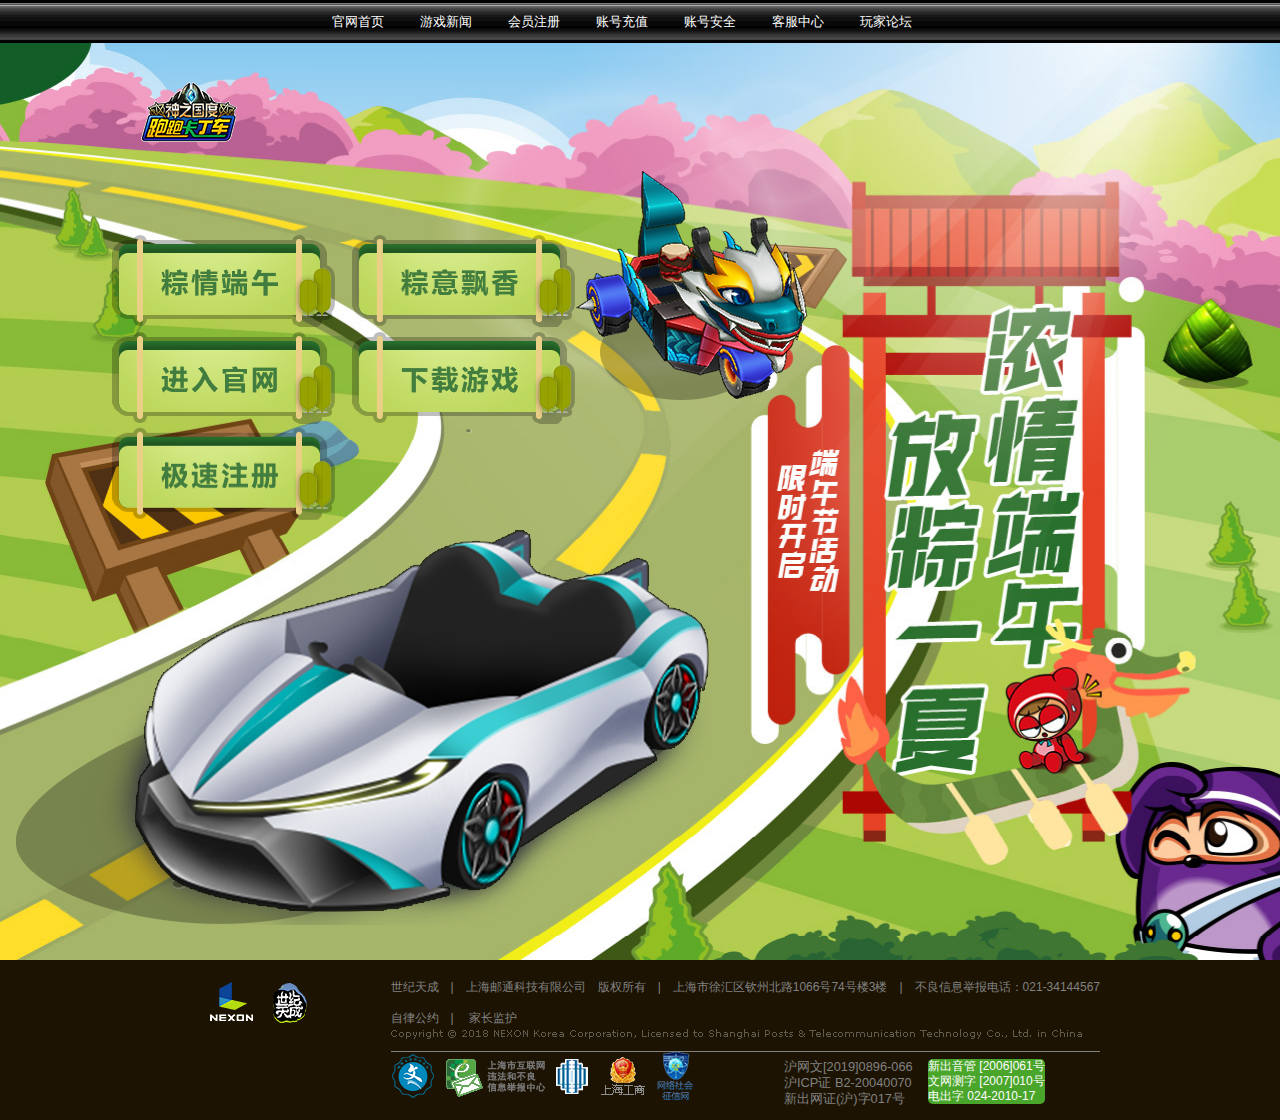
<file: 泡泡卡丁车项目网页/html/index.html>
<!DOCTYPE html>
<html lang="en">
<head>
    <meta charset="UTF-8">
    <link rel="Shortcut Icon" href="../image/header/game_icon01.jpg" />
    <meta name="viewport" content="width=device-width, initial-scale=1.0">
    <meta http-equiv="X-UA-Compatible" content="ie=edge">
    <title>跑跑卡丁车官方网站</title>
    <link rel="stylesheet" href="../css/bootstrap.css">
    <link rel="stylesheet" href="../css/index.css">
    <script src="../js/jquery.min.js"></script>
    <script src="../js/popper.min.js"></script>
    <script src="../js/bootstrap.min.js"></script>
</head>
<body>
    <div class="header">
        <!-- <table></table> -->
        <div>
            <ul>
                <li>
                    <!-- <span id="a1"></span> -->
                    <a href="home_page.html">官网首页</a>
                    <!-- <img src="../image/index/split.jpg"> -->
                </li>
                <li>
                    <a href="#">游戏新闻</a>
                    <!-- <img src="../image/index/split.jpg"> -->
                </li>
                <li>
                    <a href="#">会员注册</a>
                    <!-- <img src="../image/index/split.jpg"> -->
                </li>
                <li>
                    <a href="#">账号充值</a>
                    <!-- <img src="../image/index/split.jpg"> -->
                </li>
                <li>
                    <a href="#">账号安全</a>
                    <img src="../image/index/split.jpg">
                </li>
                <li>
                    <a href="#">客服中心</a>
                    <!-- <img src="../image/index/split.jpg"> -->
                </li>
                <li>
                    <a href="#">玩家论坛</a>
                    <!-- <img src="../image/index/split.jpg"> -->
                </li>
            </ul>
        </div>
        <!-- <p><a href="#">官网首页</a></p>
        <p><a href="#">游戏新闻</a></p>
        <p><a href="#">会员注册</a></p>
        <p><a href="#">账号充值</a></p>
        <p><a href="#">账号安全</a></p>
        <p><a href="#">客服中心</a></p>
        <p><a href="#">玩家论坛</a></p> -->
    </div>
    
    <div class="bg">   
        <div class="car1">
            <img src="../image/index/car1.png">
        </div>
        <div class="car2">
            <img src="../image/index/car2.png">
        </div>
        <div class="my_logo">
            <a href="">
                <img src="../image/index/logo.png">
            </a>
        </div>
        <div class="my_nav1">               
            <a href="activity2.html" class="nav1">
                <!-- 粽情端午 -->
            </a>
            <a href="activity.html" class="nav2">
                <!-- 粽意飘香 -->
            </a>
            <a href="home_page.html" class="nav3">
                <!-- 进入官网 -->
            </a>
            <a href="#" class="nav4">
                <!-- 下载游戏 -->
            </a>
            <a href="#" class="nav5">
                <!-- 极速注册 -->
            </a>            
        </div>
        <div class="bg1"></div>
        <div class="bg2"></div>
        <div class="bg3"></div>
        <div class="bg4"></div>
        <div class="bg5"></div>
        <div class="bg6"></div>
        <div class="bg7"></div>
        <div class="bg8"></div>
        <div class="bg9"></div>
        <div class="bg10"></div>
    </div>
    <footer>
        <iframe src="footer.html" frameborder="0"></iframe>
    </footer>
    <div class="footer">
        <div class="my_footer">
            <img src="../image/index/logo(2).png">
            <div class="footer_msg">
                <p>世纪天成 | 上海邮通科技有限公司 版权所有 | 上海市徐汇区钦州北路1066号74号楼3楼 | 不良信息举报电话：021-34144567</p>
                <a href="#">自律公约 | </a>
                <a href="#">家长监护</a> 
                <br>
                <div class="my_img">
                    <img src="../image/index/infoEn.png"> 
                </div> 
                <div class="footer_logo">
                    <a href="#">
                        <img src="../image/index/ccm.png">
                    </a>
                    <a href="#">
                        <img src="../image/index/icon_1.png">
                    </a>
                    <a href="#">
                        <img src="../image/index/icon_2.png">
                    </a>
                    <a href="#">
                        <img src="../image/index/icon_3.png">
                    </a>
                    <a href="#">
                        <img src="../image/index/icon_4.png">
                    </a>
                    <ul class="footer_text1">
                        <li>
                            <a href="#">  
                                沪网文[2019]0896-066
                            </a>
                        </li>
                        <li>
                            <a href="#">
                                沪ICP证 B2-20040070
                            </a>
                        </li>
                        <li>
                            <a href="#">
                                新出网证(沪)字017号 
                            </a>
                        </li>
                    </ul>
                    <ul class="footer_text2">
                        <li>
                            <span>新出音管</span>
                            [2006]061号
                        </li>
                        <li>
                            <span> 文网测字</span>
                            [2007]010号
                        </li>
                        <li>
                            <span>电出字</span>
                            024-2010-17
                        </li>
                    </ul>
                </div>          
            </div>
        </div>
    </div>
</body>
</html>
</file>
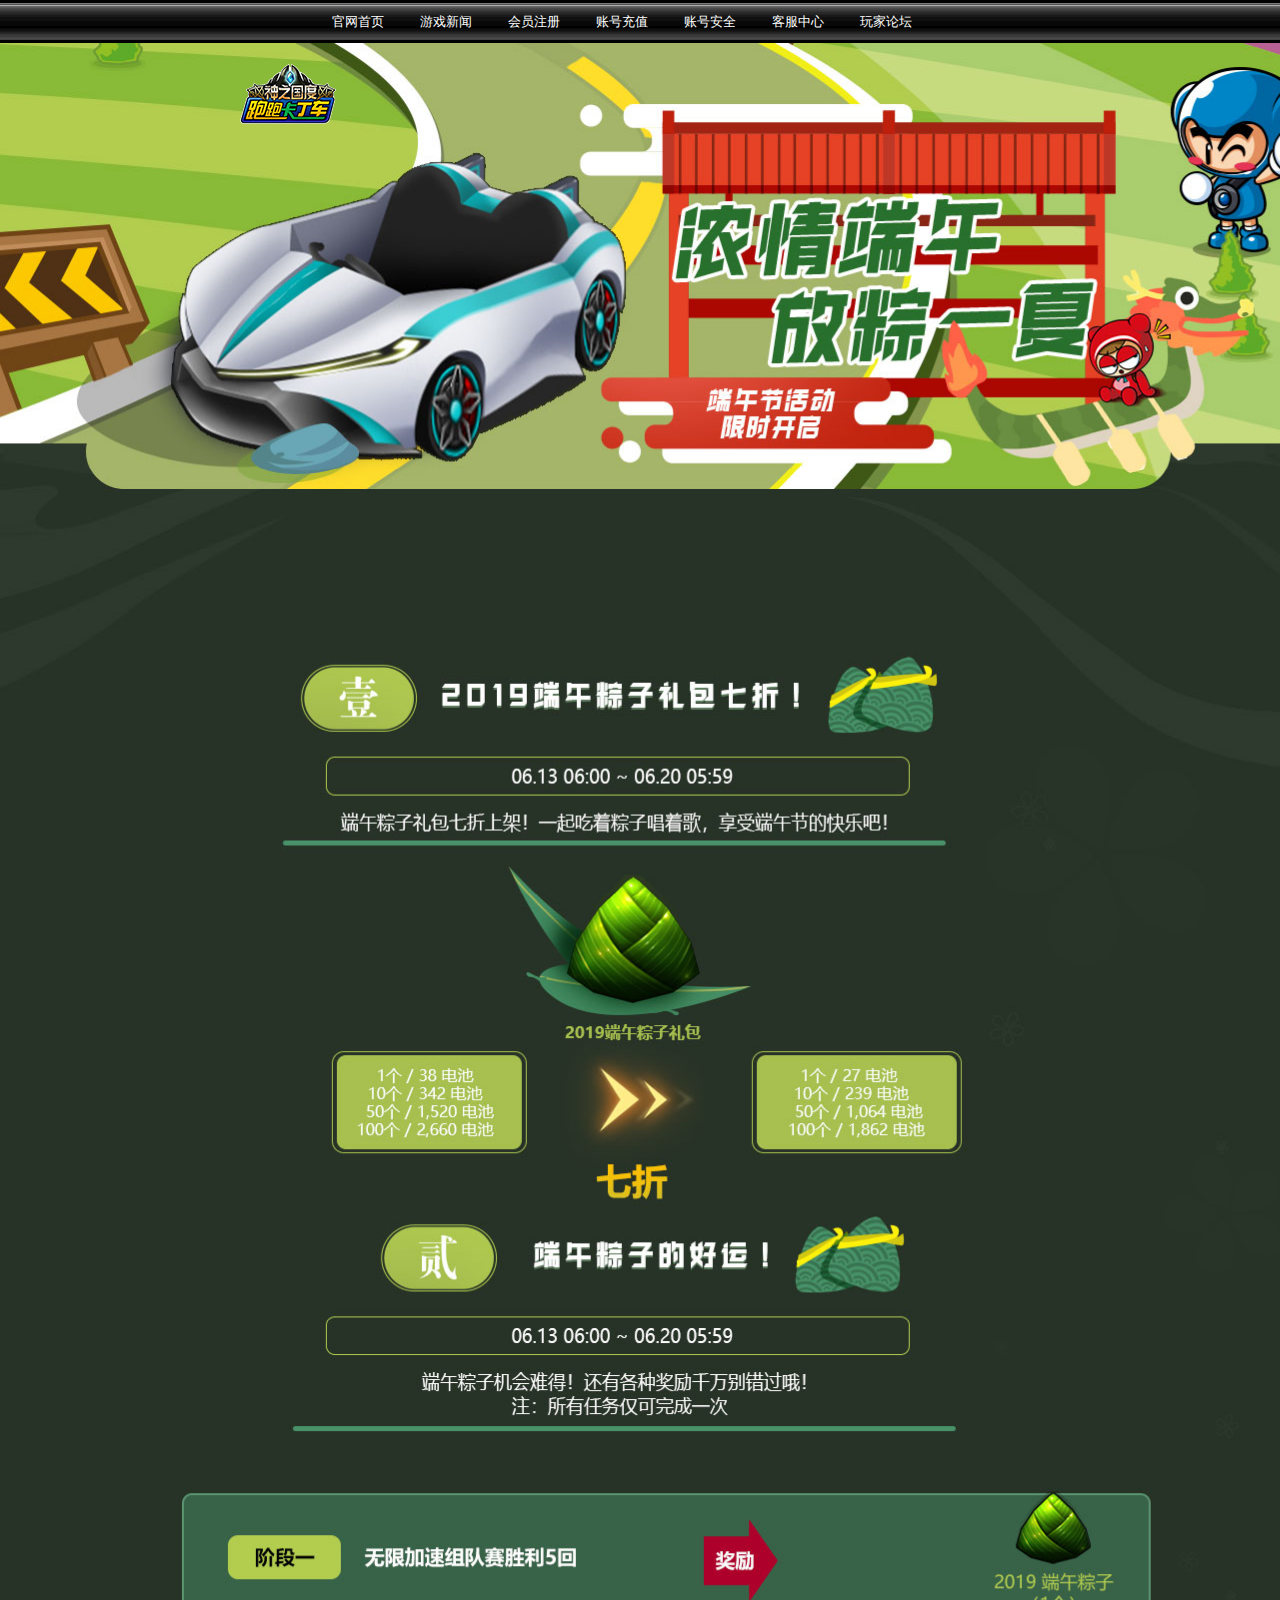
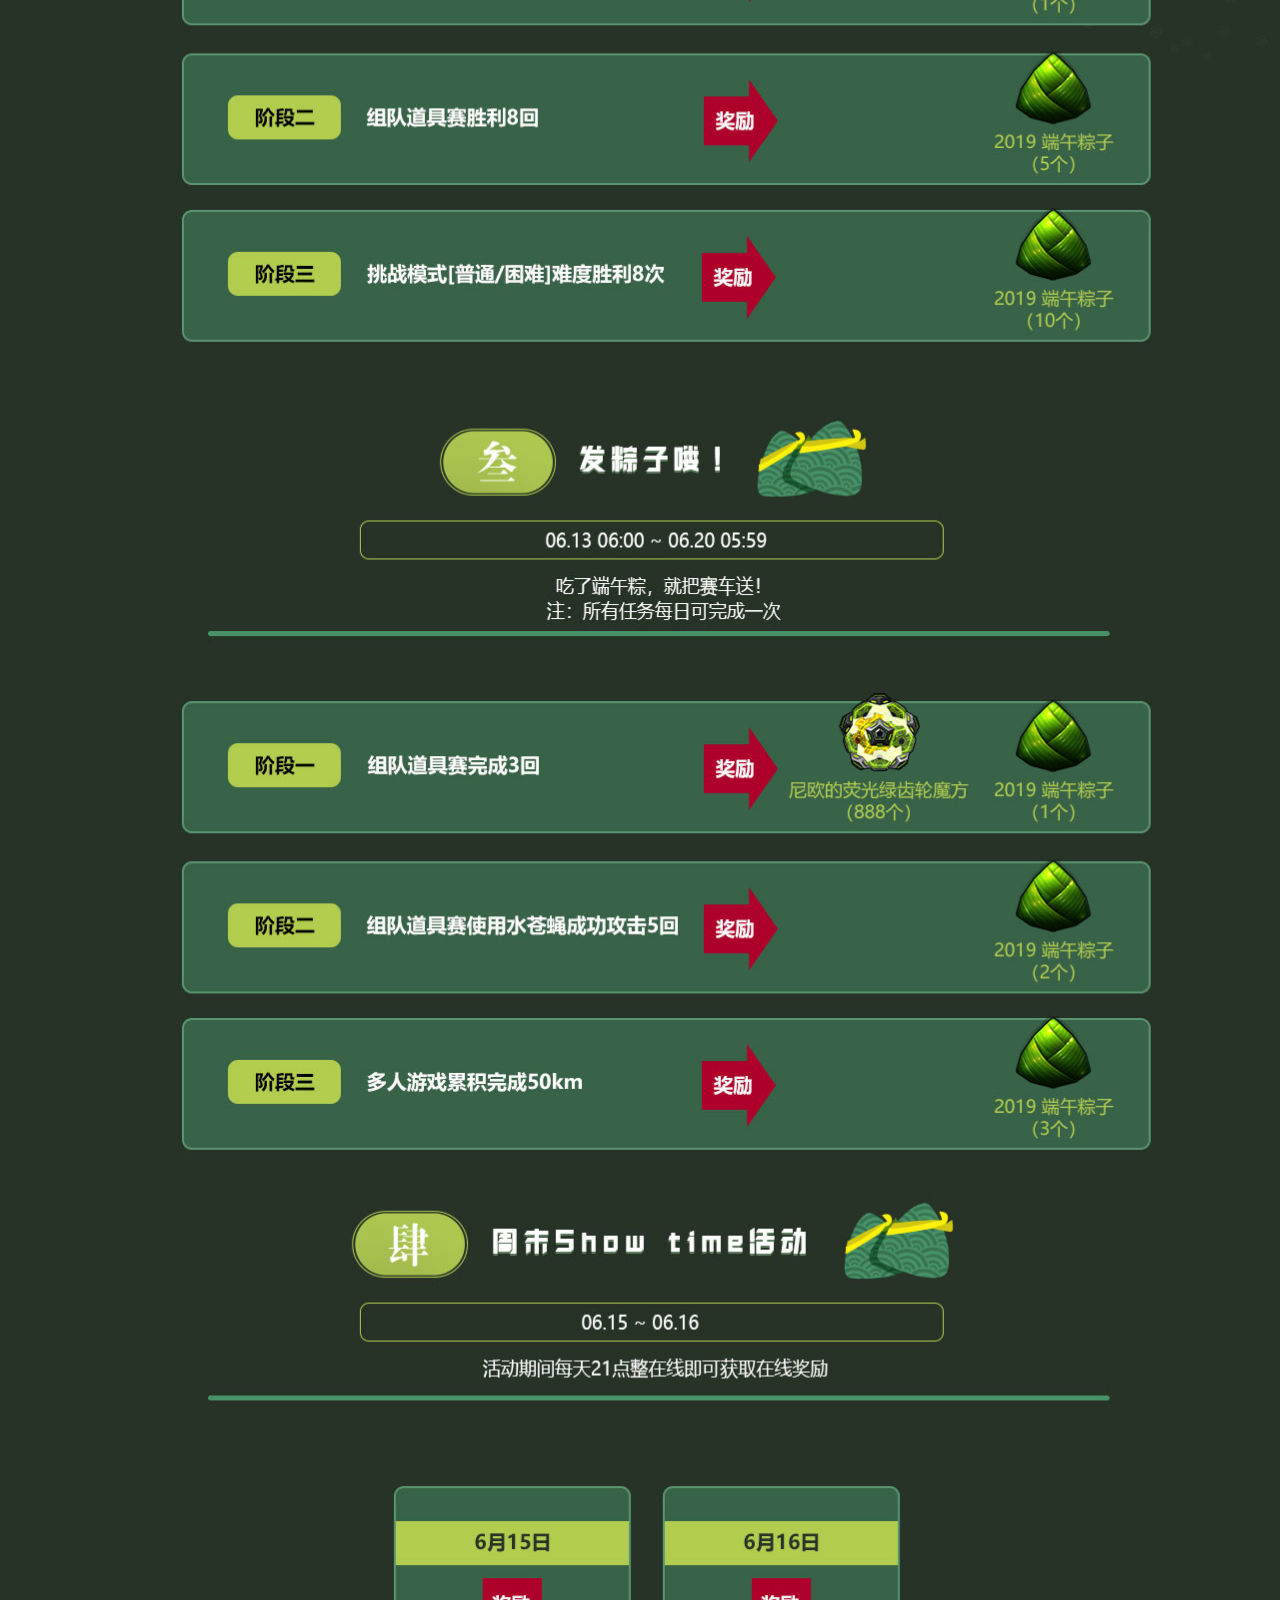
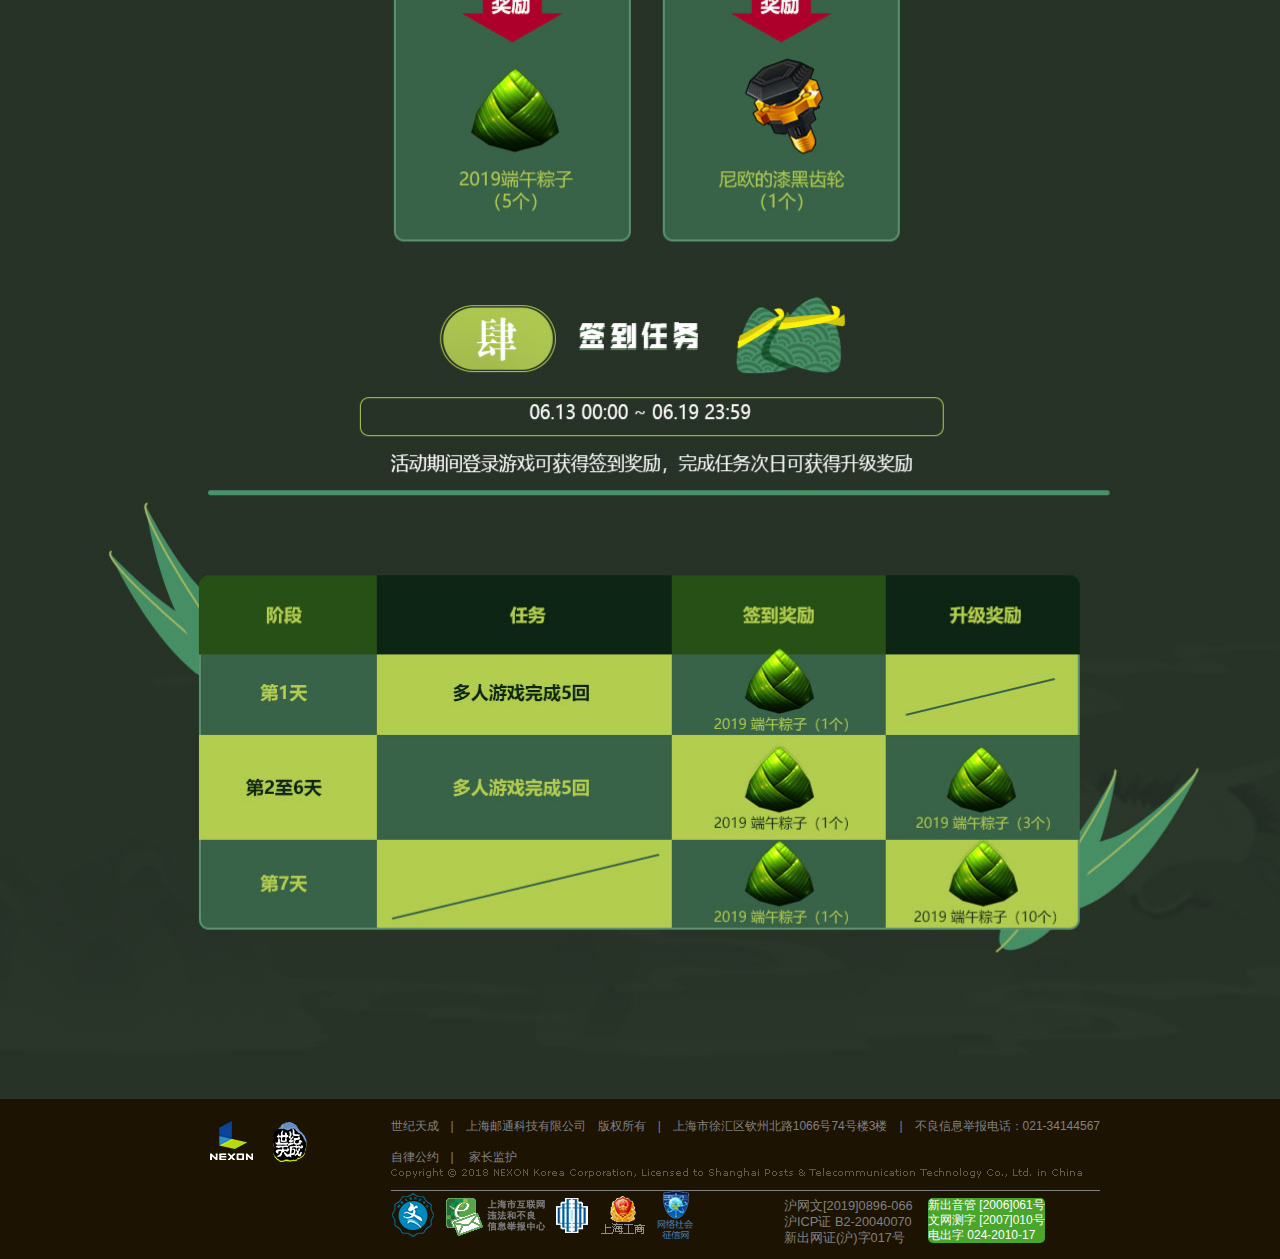
<file: 泡泡卡丁车项目网页/html/activity.html>
<!DOCTYPE html>
<html lang="en">
<head>
    <meta charset="UTF-8">
    <link rel="Shortcut Icon" href="../image/header/game_icon01.jpg" />
    <meta name="viewport" content="width=device-width, initial-scale=1.0">
    <meta http-equiv="X-UA-Compatible" content="ie=edge">
    <title>跑跑卡丁车官方网站</title>
    <link rel="stylesheet" href="../css/bootstrap.css">
    <link rel="stylesheet" href="../css/activity.css">
    <script src="../js/jquery.min.js"></script>
    <script src="../js/popper.min.js"></script>
    <script src="../js/bootstrap.min.js"></script>
</head>
<body>
    <div class="header">
        <!-- <table></table> -->
        <div>
            <ul>
                <li>
                    <!-- <span id="a1"></span> -->
                    <a href="home_page.html">官网首页</a>
                    <!-- <img src="../image/index/split.jpg"> -->
                </li>
                <li>
                    <a href="#">游戏新闻</a>
                    <!-- <img src="../image/index/split.jpg"> -->
                </li>
                <li>
                    <a href="#">会员注册</a>
                    <!-- <img src="../image/index/split.jpg"> -->
                </li>
                <li>
                    <a href="#">账号充值</a>
                    <!-- <img src="../image/index/split.jpg"> -->
                </li>
                <li>
                    <a href="#">账号安全</a>
                    <img src="../image/index/split.jpg">
                </li>
                <li>
                    <a href="#">客服中心</a>
                    <!-- <img src="../image/index/split.jpg"> -->
                </li>
                <li>
                    <a href="#">玩家论坛</a>
                    <!-- <img src="../image/index/split.jpg"> -->
                </li>
            </ul>
        </div>
        <!-- <p><a href="#">官网首页</a></p>
        <p><a href="#">游戏新闻</a></p>
        <p><a href="#">会员注册</a></p>
        <p><a href="#">账号充值</a></p>
        <p><a href="#">账号安全</a></p>
        <p><a href="#">客服中心</a></p>
        <p><a href="#">玩家论坛</a></p> -->
    </div>
    <a href="#" class="logo"></a>
    <div class="bg">  
        <div class="bg1"></div>
        <div class="bg2"></div>
        <div class="bg3"></div>
        <div class="bg4"></div>
        <div class="bg5"></div>
        <div class="bg6"></div>
        <div class="bg7"></div>
        <div class="bg8"></div>
        <div class="bg9"></div>
        <div class="bg10"></div>
    </div>
    <div class="footer">
        <div class="my_footer">
            <img src="../image/index/logo(2).png">
            <div class="footer_msg">
                <p>世纪天成 | 上海邮通科技有限公司 版权所有 | 上海市徐汇区钦州北路1066号74号楼3楼 | 不良信息举报电话：021-34144567</p>
                <a href="#">自律公约 | </a>
                <a href="#">家长监护</a> 
                <br>
                <div class="my_img">
                    <img src="../image/index/infoEn.png"> 
                </div> 
                <div class="footer_logo">
                    <a href="#">
                        <img src="../image/index/ccm.png">
                    </a>
                    <a href="#">
                        <img src="../image/index/icon_1.png">
                    </a>
                    <a href="#">
                        <img src="../image/index/icon_2.png">
                    </a>
                    <a href="#">
                        <img src="../image/index/icon_3.png">
                    </a>
                    <a href="#">
                        <img src="../image/index/icon_4.png">
                    </a>
                    <ul class="footer_text1">
                        <li>
                            <a href="#">  
                                沪网文[2019]0896-066
                            </a>
                        </li>
                        <li>
                            <a href="#">
                                沪ICP证 B2-20040070
                            </a>
                        </li>
                        <li>
                            <a href="#">
                                新出网证(沪)字017号 
                            </a>
                        </li>
                    </ul>
                    <ul class="footer_text2">
                        <li>
                            <span>新出音管</span>
                            [2006]061号
                        </li>
                        <li>
                            <span> 文网测字</span>
                            [2007]010号
                        </li>
                        <li>
                            <span>电出字</span>
                            024-2010-17
                        </li>
                    </ul>
                </div>          
            </div>
        </div>
    </div>
</body>
</html>
</file>
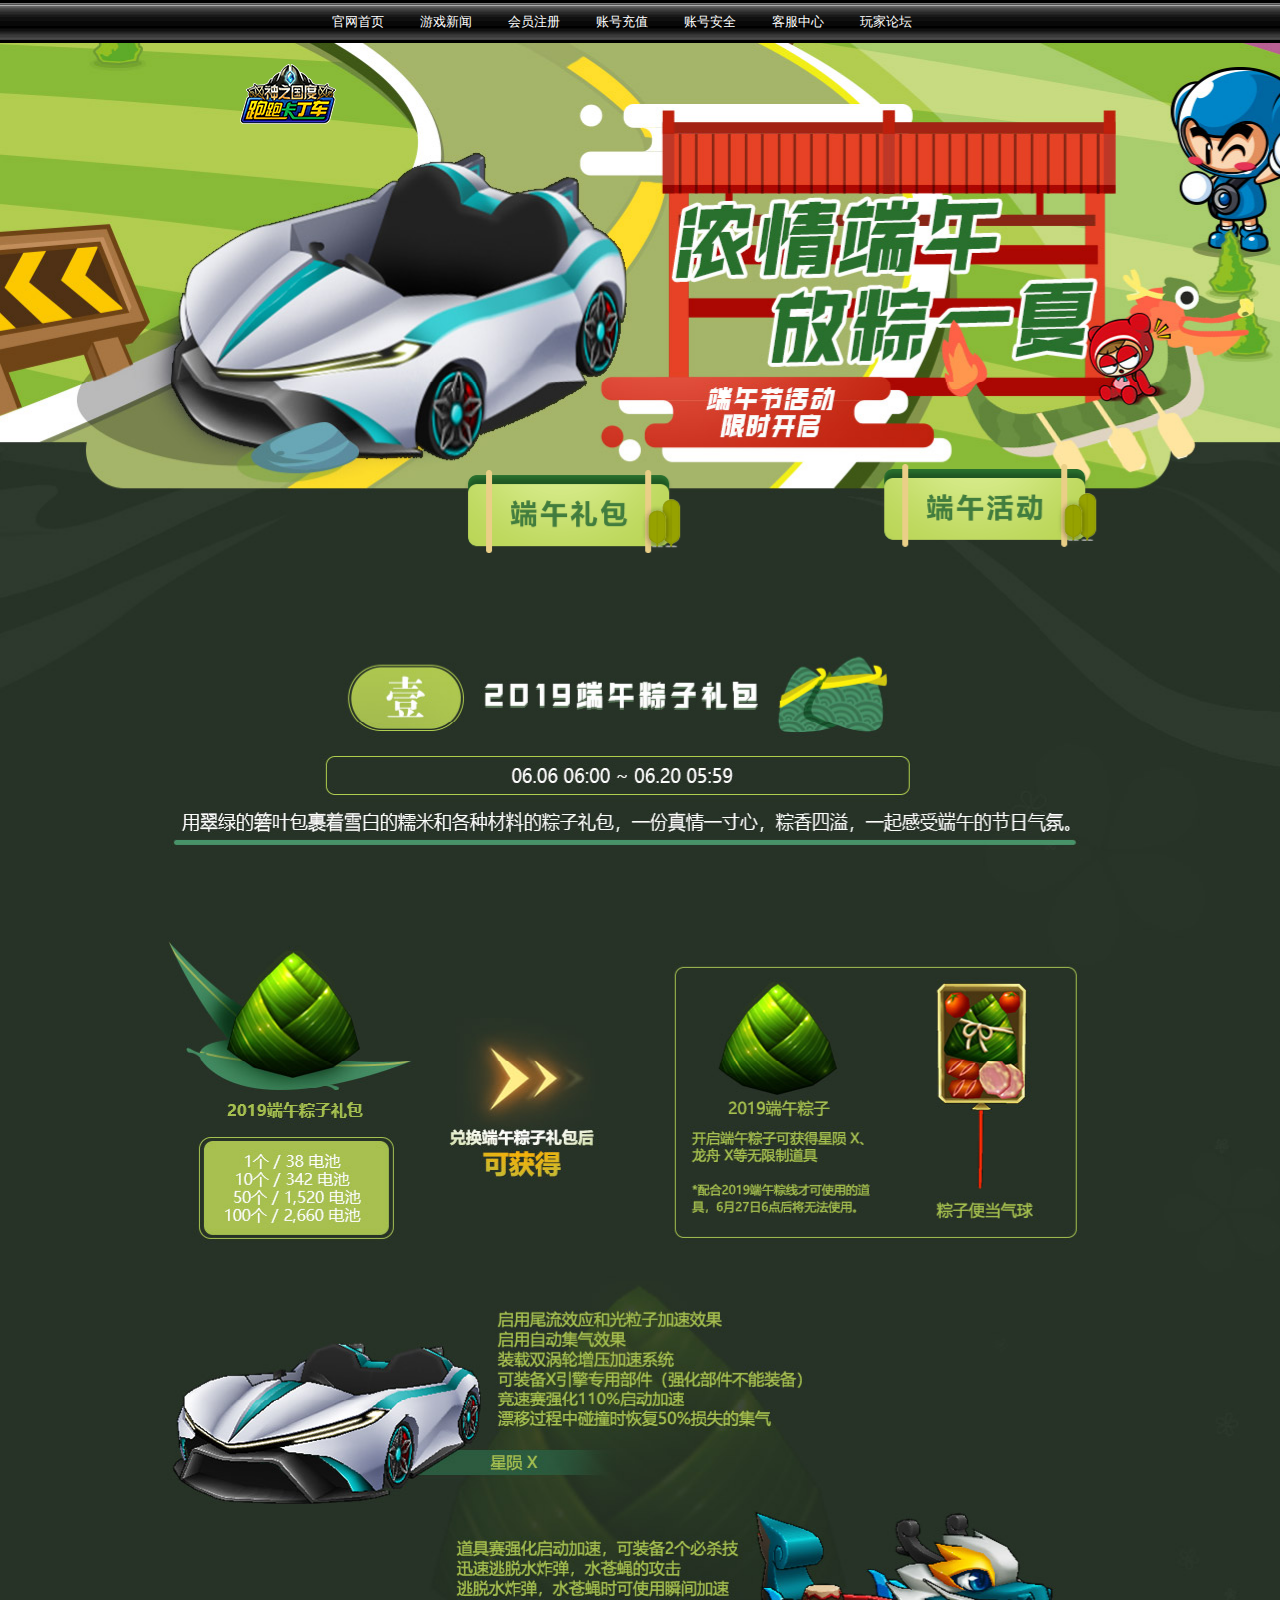
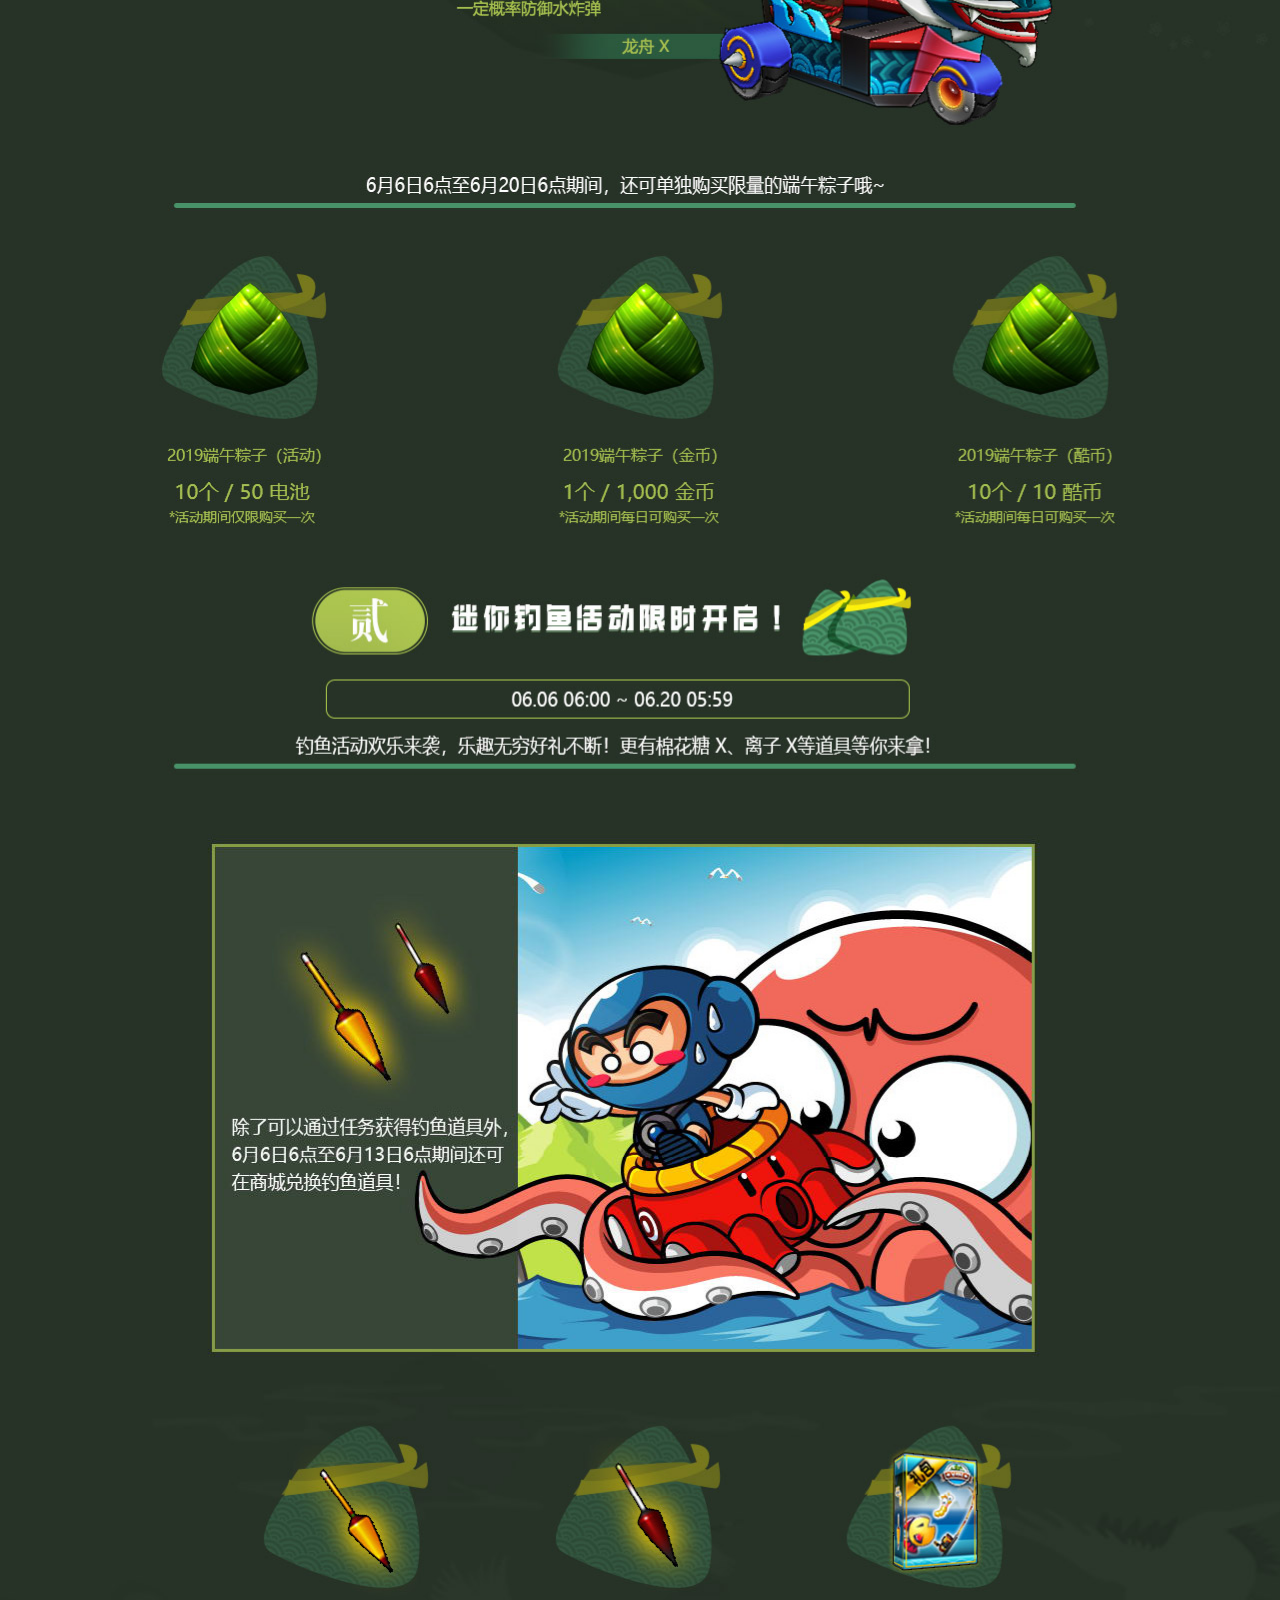
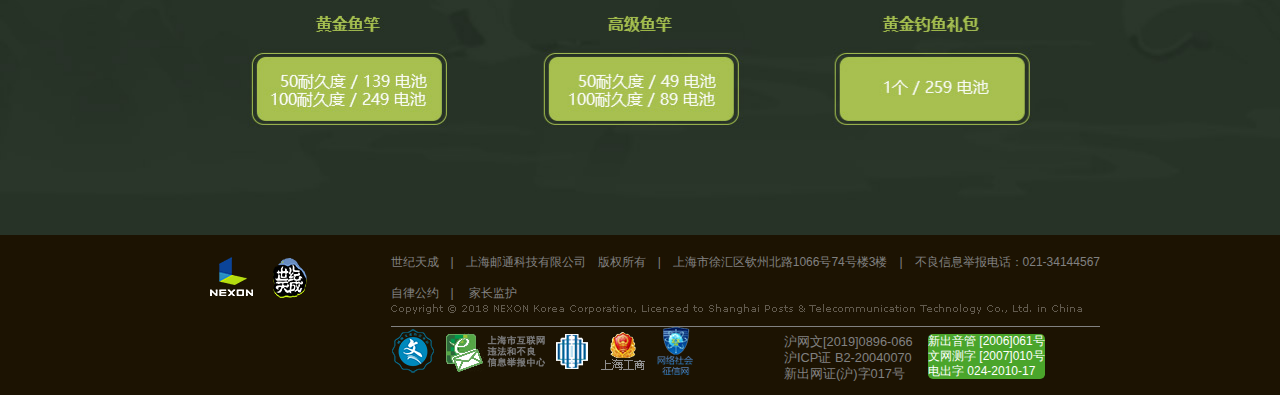
<file: 泡泡卡丁车项目网页/html/activity2.html>
<!DOCTYPE html>
<html lang="en">
<head>
    <meta charset="UTF-8">
    <link rel="Shortcut Icon" href="../image/header/game_icon01.jpg" />
    <meta name="viewport" content="width=device-width, initial-scale=1.0">
    <meta http-equiv="X-UA-Compatible" content="ie=edge">
    <title>跑跑卡丁车官方网站</title>
    <link rel="stylesheet" href="../css/bootstrap.css">
    <link rel="stylesheet" href="../css/activity2.css">
    <script src="../js/jquery.min.js"></script>
    <script src="../js/popper.min.js"></script>
    <script src="../js/bootstrap.min.js"></script>
</head>
<body>
    <div class="header">
        <!-- <table></table> -->
        <div>
            <ul>
                <li>
                    <!-- <span id="a1"></span> -->
                    <a href="home_page.html">官网首页</a>
                    <!-- <img src="../image/index/split.jpg"> -->
                </li>
                <li>
                    <a href="#">游戏新闻</a>
                    <!-- <img src="../image/index/split.jpg"> -->
                </li>
                <li>
                    <a href="#">会员注册</a>
                    <!-- <img src="../image/index/split.jpg"> -->
                </li>
                <li>
                    <a href="#">账号充值</a>
                    <!-- <img src="../image/index/split.jpg"> -->
                </li>
                <li>
                    <a href="#">账号安全</a>
                    <img src="../image/index/split.jpg">
                </li>
                <li>
                    <a href="#">客服中心</a>
                    <!-- <img src="../image/index/split.jpg"> -->
                </li>
                <li>
                    <a href="#">玩家论坛</a>
                    <!-- <img src="../image/index/split.jpg"> -->
                </li>
            </ul>
        </div>
        <!-- <p><a href="#">官网首页</a></p>
        <p><a href="#">游戏新闻</a></p>
        <p><a href="#">会员注册</a></p>
        <p><a href="#">账号充值</a></p>
        <p><a href="#">账号安全</a></p>
        <p><a href="#">客服中心</a></p>
        <p><a href="#">玩家论坛</a></p> -->
    </div>
    <a href="#" class="logo"></a>
    <a href="activity2.html" class="nav1"></a>
    <a href="activity3.html" class="nav2"></a>
    <div class="bg">  
        <div class="bg1"></div>
        <div class="bg2"></div>
        <div class="bg3"></div>
        <div class="bg4"></div>
        <div class="bg5"></div>
        <div class="bg6"></div>
        <div class="bg7"></div>
        <div class="bg8"></div>
        <div class="bg9"></div>
        <div class="bg10"></div>
    </div>
    <div class="footer">
        <div class="my_footer">
            <img src="../image/index/logo(2).png">
            <div class="footer_msg">
                <p>世纪天成 | 上海邮通科技有限公司 版权所有 | 上海市徐汇区钦州北路1066号74号楼3楼 | 不良信息举报电话：021-34144567</p>
                <a href="#">自律公约 | </a>
                <a href="#">家长监护</a> 
                <br>
                <div class="my_img">
                    <img src="../image/index/infoEn.png"> 
                </div> 
                <div class="footer_logo">
                    <a href="#">
                        <img src="../image/index/ccm.png">
                    </a>
                    <a href="#">
                        <img src="../image/index/icon_1.png">
                    </a>
                    <a href="#">
                        <img src="../image/index/icon_2.png">
                    </a>
                    <a href="#">
                        <img src="../image/index/icon_3.png">
                    </a>
                    <a href="#">
                        <img src="../image/index/icon_4.png">
                    </a>
                    <ul class="footer_text1">
                        <li>
                            <a href="#">  
                                沪网文[2019]0896-066
                            </a>
                        </li>
                        <li>
                            <a href="#">
                                沪ICP证 B2-20040070
                            </a>
                        </li>
                        <li>
                            <a href="#">
                                新出网证(沪)字017号 
                            </a>
                        </li>
                    </ul>
                    <ul class="footer_text2">
                        <li>
                            <span>新出音管</span>
                            [2006]061号
                        </li>
                        <li>
                            <span> 文网测字</span>
                            [2007]010号
                        </li>
                        <li>
                            <span>电出字</span>
                            024-2010-17
                        </li>
                    </ul>
                </div>          
            </div>
        </div>
    </div>
</body>
</html>
</file>
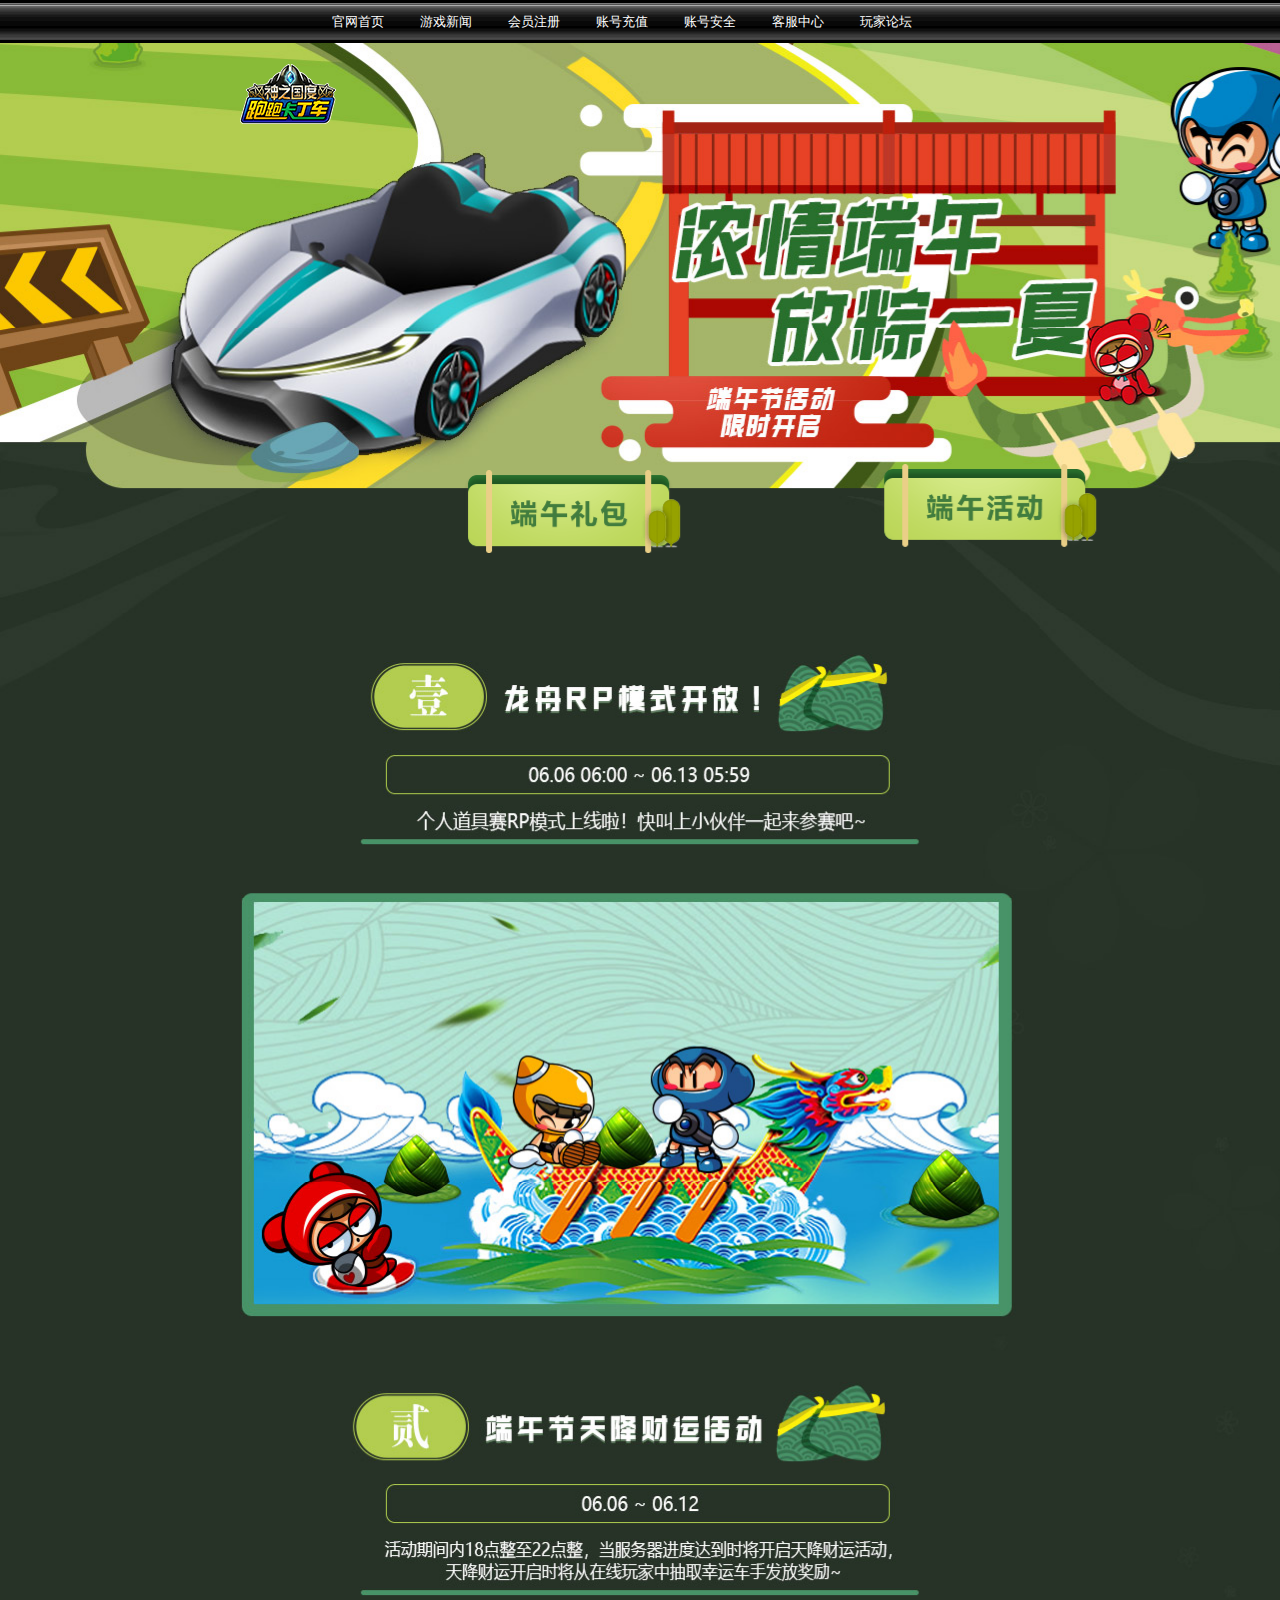
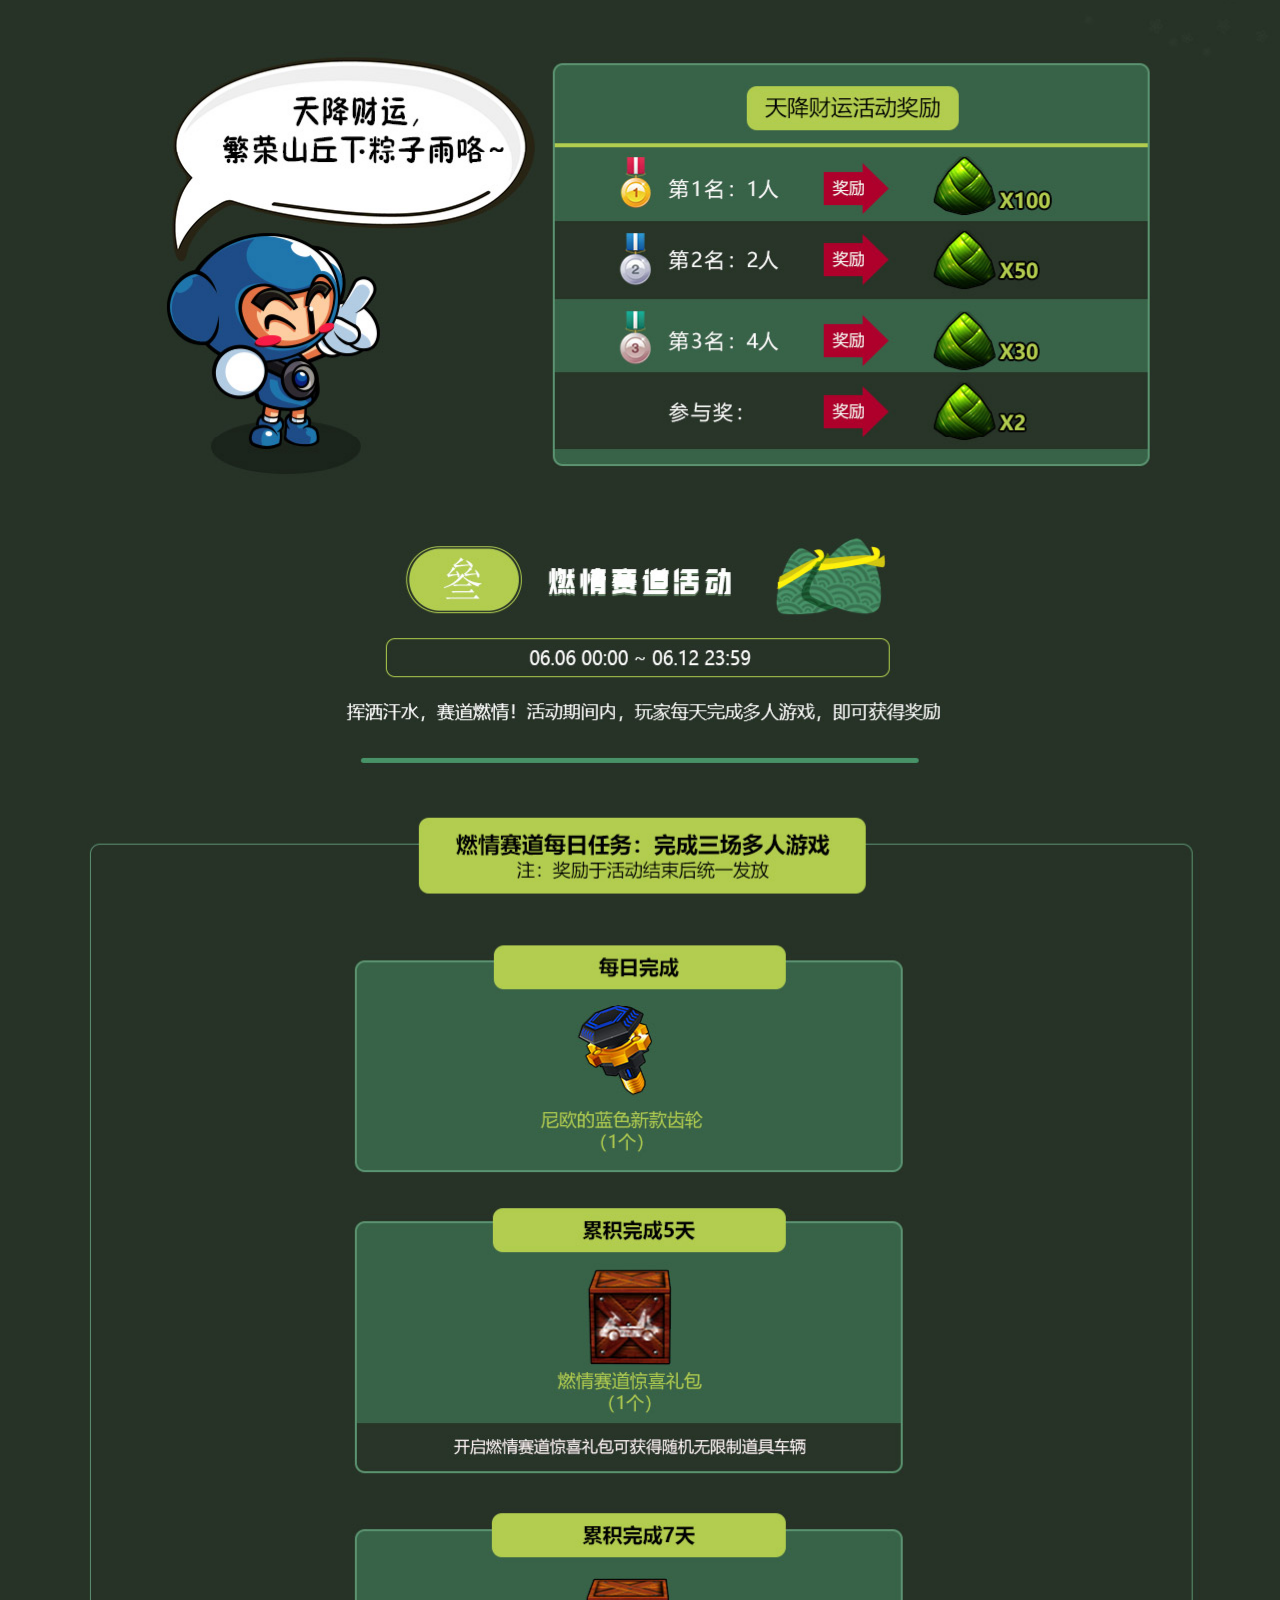
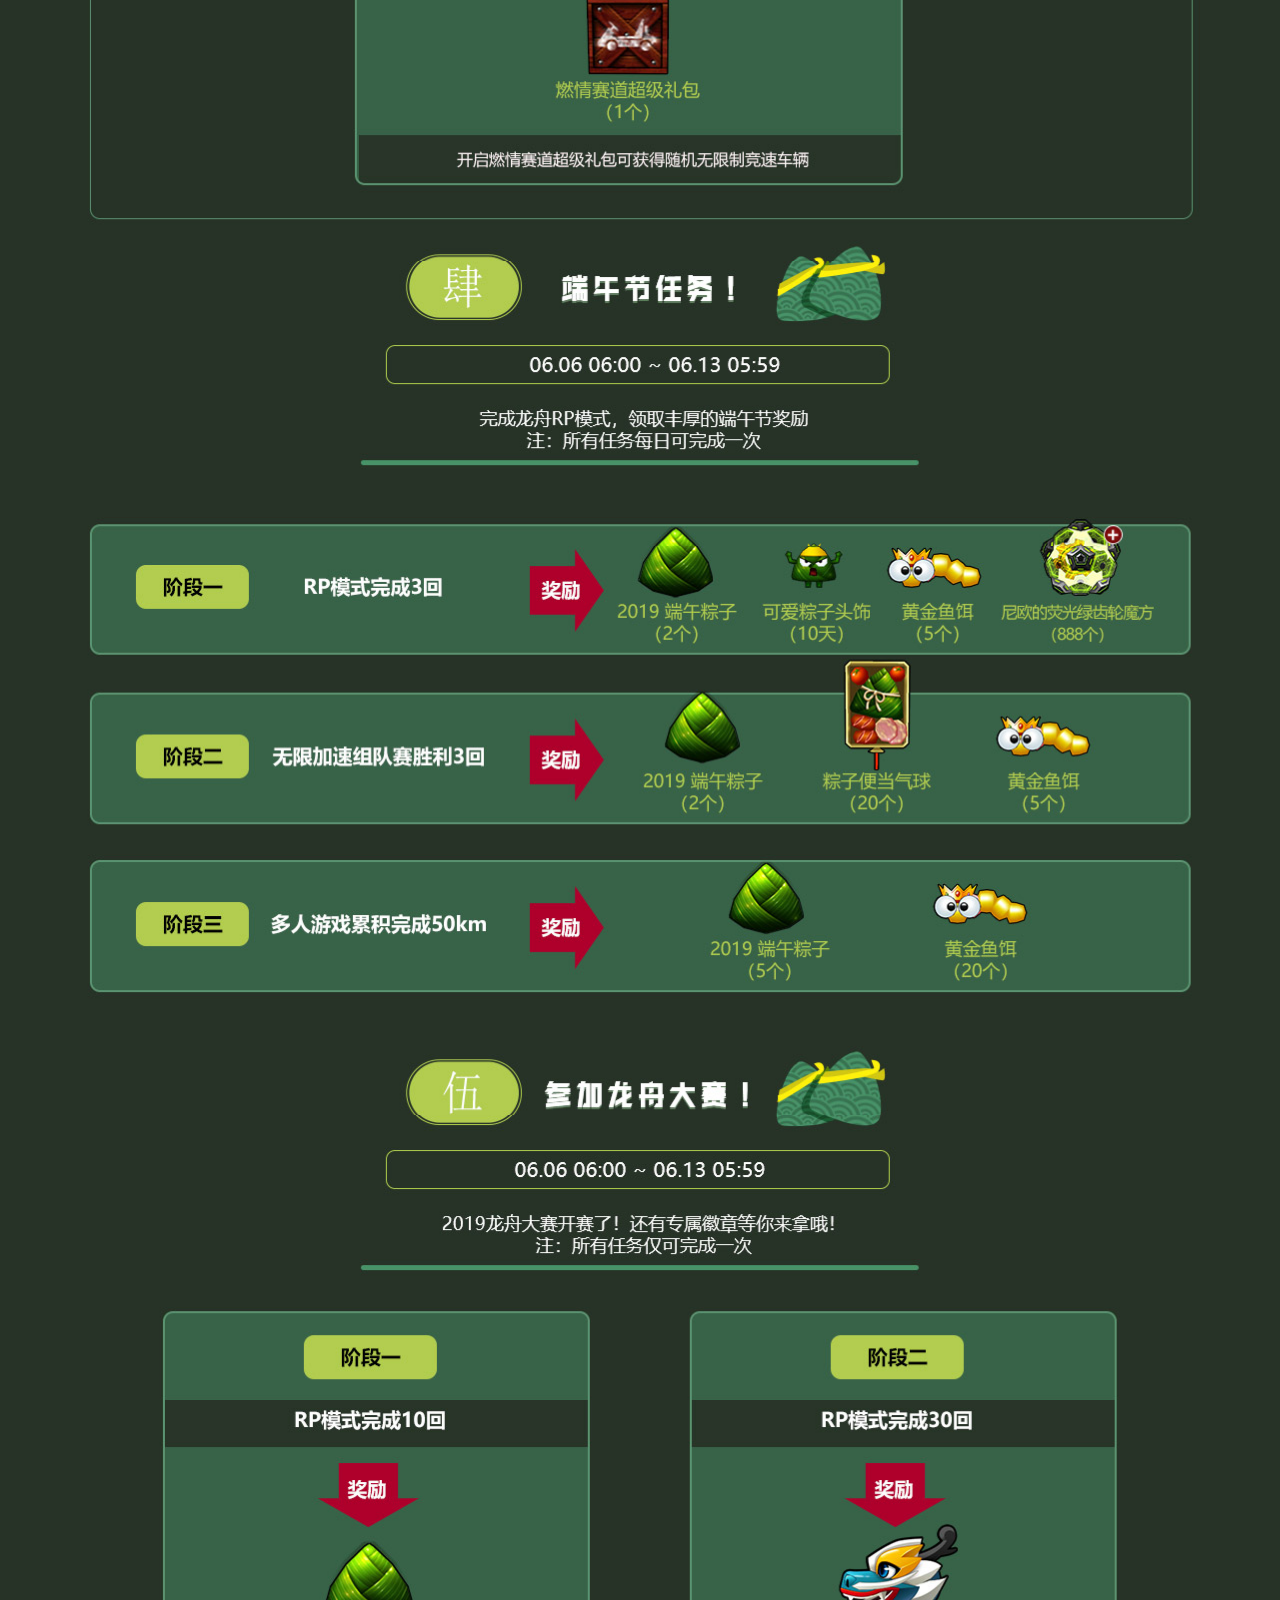
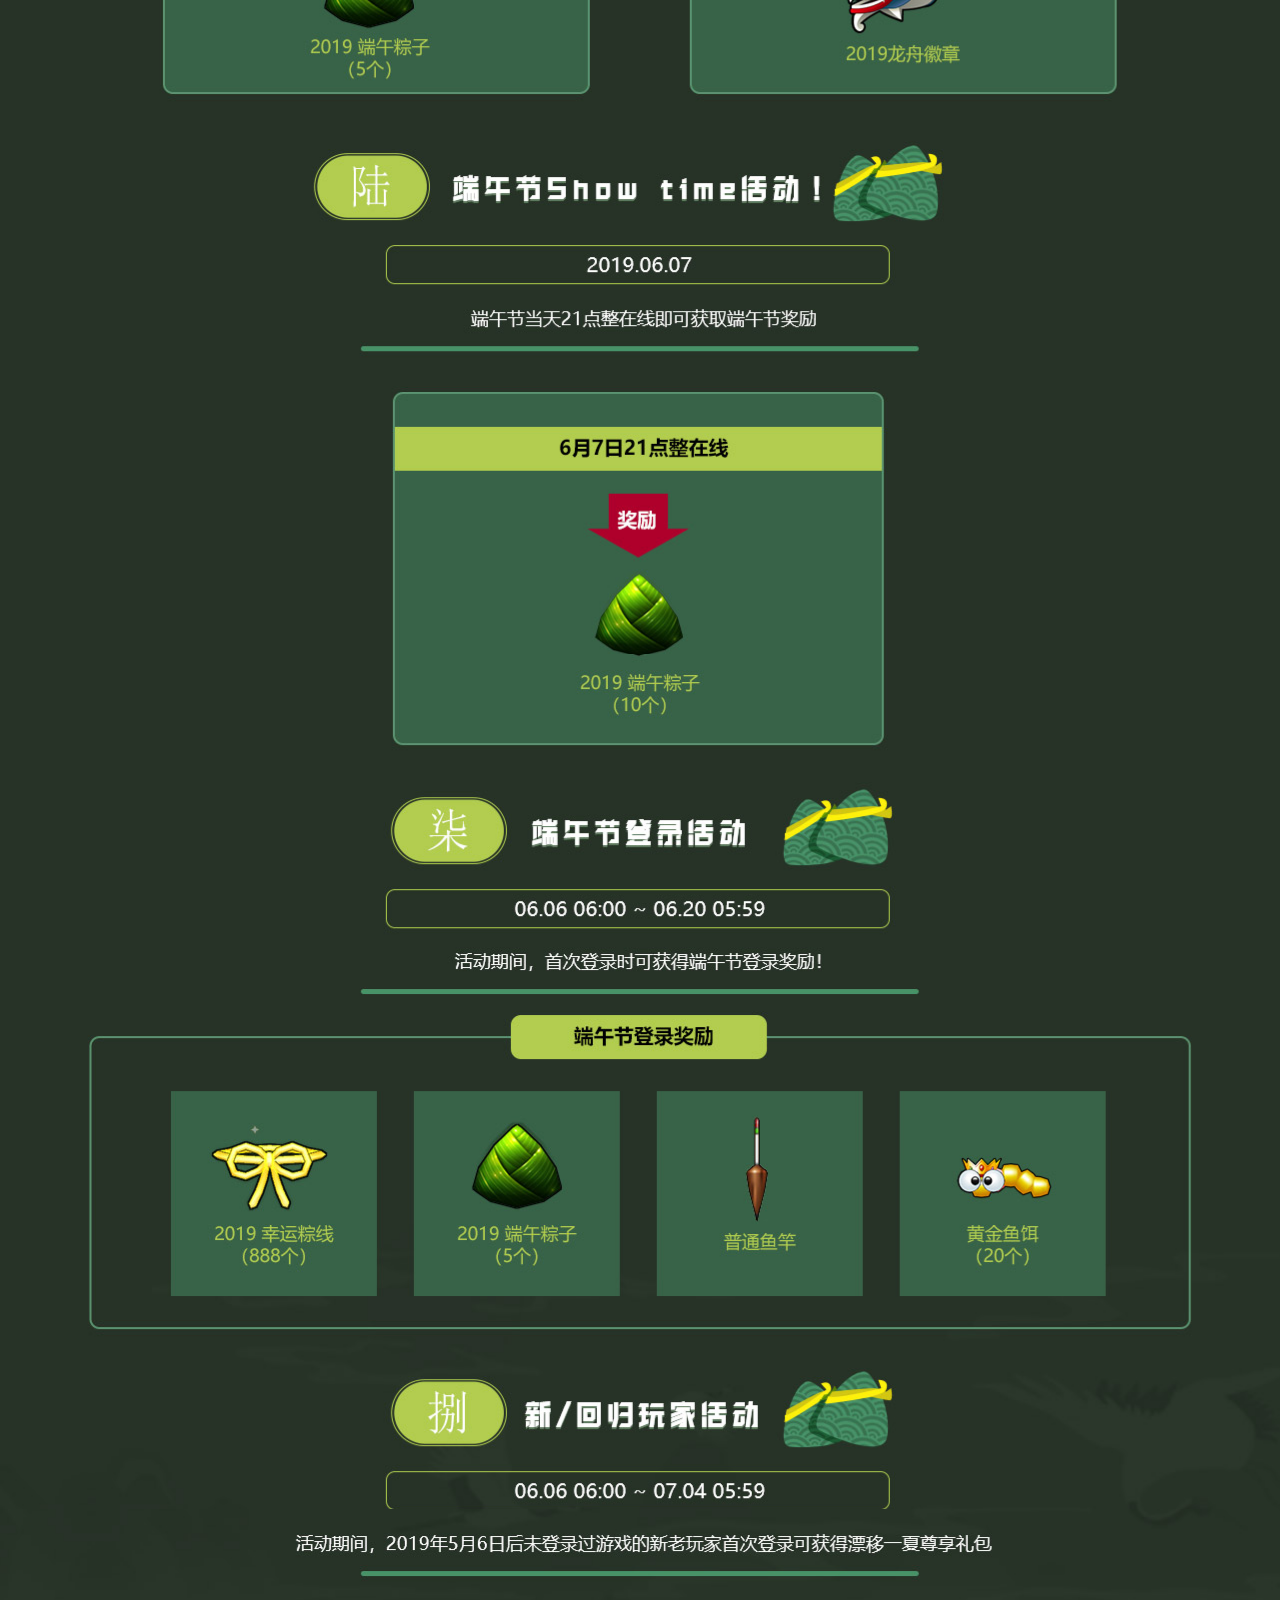
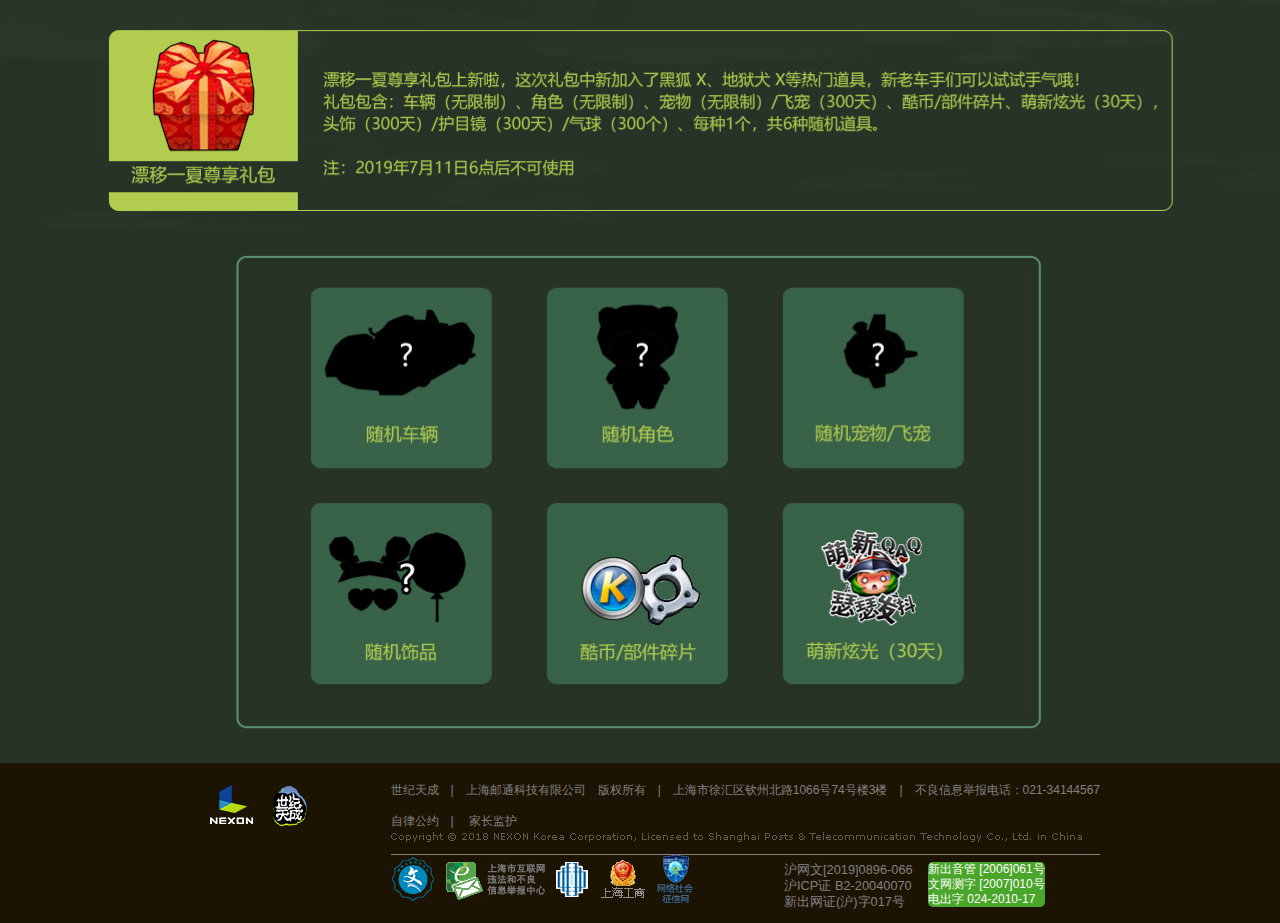
<file: 泡泡卡丁车项目网页/html/activity3.html>
<!DOCTYPE html>
<html lang="en">
<head>
    <meta charset="UTF-8">
    <link rel="Shortcut Icon" href="../image/header/game_icon01.jpg" />
    <meta name="viewport" content="width=device-width, initial-scale=1.0">
    <meta http-equiv="X-UA-Compatible" content="ie=edge">
    <title>跑跑卡丁车官方网站</title>
    <link rel="stylesheet" href="../css/bootstrap.css">
    <link rel="stylesheet" href="../css/activity3.css">
    <script src="../js/jquery.min.js"></script>
    <script src="../js/popper.min.js"></script>
    <script src="../js/bootstrap.min.js"></script>
</head>
<body>
    <div class="header">
        <!-- <table></table> -->
        <div>
            <ul>
                <li>
                    <!-- <span id="a1"></span> -->
                    <a href="home_page.html">官网首页</a>
                    <!-- <img src="../image/index/split.jpg"> -->
                </li>
                <li>
                    <a href="#">游戏新闻</a>
                    <!-- <img src="../image/index/split.jpg"> -->
                </li>
                <li>
                    <a href="#">会员注册</a>
                    <!-- <img src="../image/index/split.jpg"> -->
                </li>
                <li>
                    <a href="#">账号充值</a>
                    <!-- <img src="../image/index/split.jpg"> -->
                </li>
                <li>
                    <a href="#">账号安全</a>
                    <img src="../image/index/split.jpg">
                </li>
                <li>
                    <a href="#">客服中心</a>
                    <!-- <img src="../image/index/split.jpg"> -->
                </li>
                <li>
                    <a href="#">玩家论坛</a>
                    <!-- <img src="../image/index/split.jpg"> -->
                </li>
            </ul>
        </div>
        <!-- <p><a href="#">官网首页</a></p>
        <p><a href="#">游戏新闻</a></p>
        <p><a href="#">会员注册</a></p>
        <p><a href="#">账号充值</a></p>
        <p><a href="#">账号安全</a></p>
        <p><a href="#">客服中心</a></p>
        <p><a href="#">玩家论坛</a></p> -->
    </div>
    <a href="#" class="logo"></a>
    <a href="activity2.html" class="nav1"></a>
    <a href="activity3.html" class="nav2"></a>
    <div class="bg">  
        <div class="bg1"></div>
        <div class="bg2"></div>
        <div class="bg3"></div>
        <div class="bg4"></div>
        <div class="bg5"></div>
        <div class="bg6"></div>
        <div class="bg7"></div>
        <div class="bg8"></div>
        <div class="bg9"></div>
        <div class="bg10"></div>
        <div class="bg11"></div>
        <div class="bg12"></div>
        <div class="bg13"></div>
        <div class="bg14"></div>
        <div class="bg15"></div>
        <div class="bg16"></div>
        <div class="bg17"></div>
        <div class="bg18"></div>
        <div class="bg19"></div>
        <div class="bg20"></div>
        <div class="bg21"></div>
        <div class="bg22"></div>
        <div class="bg23"></div>
        <div class="bg24"></div>
        <div class="bg25"></div>
    </div>
    <div class="footer">
        <div class="my_footer">
            <img src="../image/index/logo(2).png">
            <div class="footer_msg">
                <p>世纪天成 | 上海邮通科技有限公司 版权所有 | 上海市徐汇区钦州北路1066号74号楼3楼 | 不良信息举报电话：021-34144567</p>
                <a href="#">自律公约 | </a>
                <a href="#">家长监护</a> 
                <br>
                <div class="my_img">
                    <img src="../image/index/infoEn.png"> 
                </div> 
                <div class="footer_logo">
                    <a href="#">
                        <img src="../image/index/ccm.png">
                    </a>
                    <a href="#">
                        <img src="../image/index/icon_1.png">
                    </a>
                    <a href="#">
                        <img src="../image/index/icon_2.png">
                    </a>
                    <a href="#">
                        <img src="../image/index/icon_3.png">
                    </a>
                    <a href="#">
                        <img src="../image/index/icon_4.png">
                    </a>
                    <ul class="footer_text1">
                        <li>
                            <a href="#">  
                                沪网文[2019]0896-066
                            </a>
                        </li>
                        <li>
                            <a href="#">
                                沪ICP证 B2-20040070
                            </a>
                        </li>
                        <li>
                            <a href="#">
                                新出网证(沪)字017号 
                            </a>
                        </li>
                    </ul>
                    <ul class="footer_text2">
                        <li>
                            <span>新出音管</span>
                            [2006]061号
                        </li>
                        <li>
                            <span> 文网测字</span>
                            [2007]010号
                        </li>
                        <li>
                            <span>电出字</span>
                            024-2010-17
                        </li>
                    </ul>
                </div>          
            </div>
        </div>
    </div>
</body>
</html>
</file>
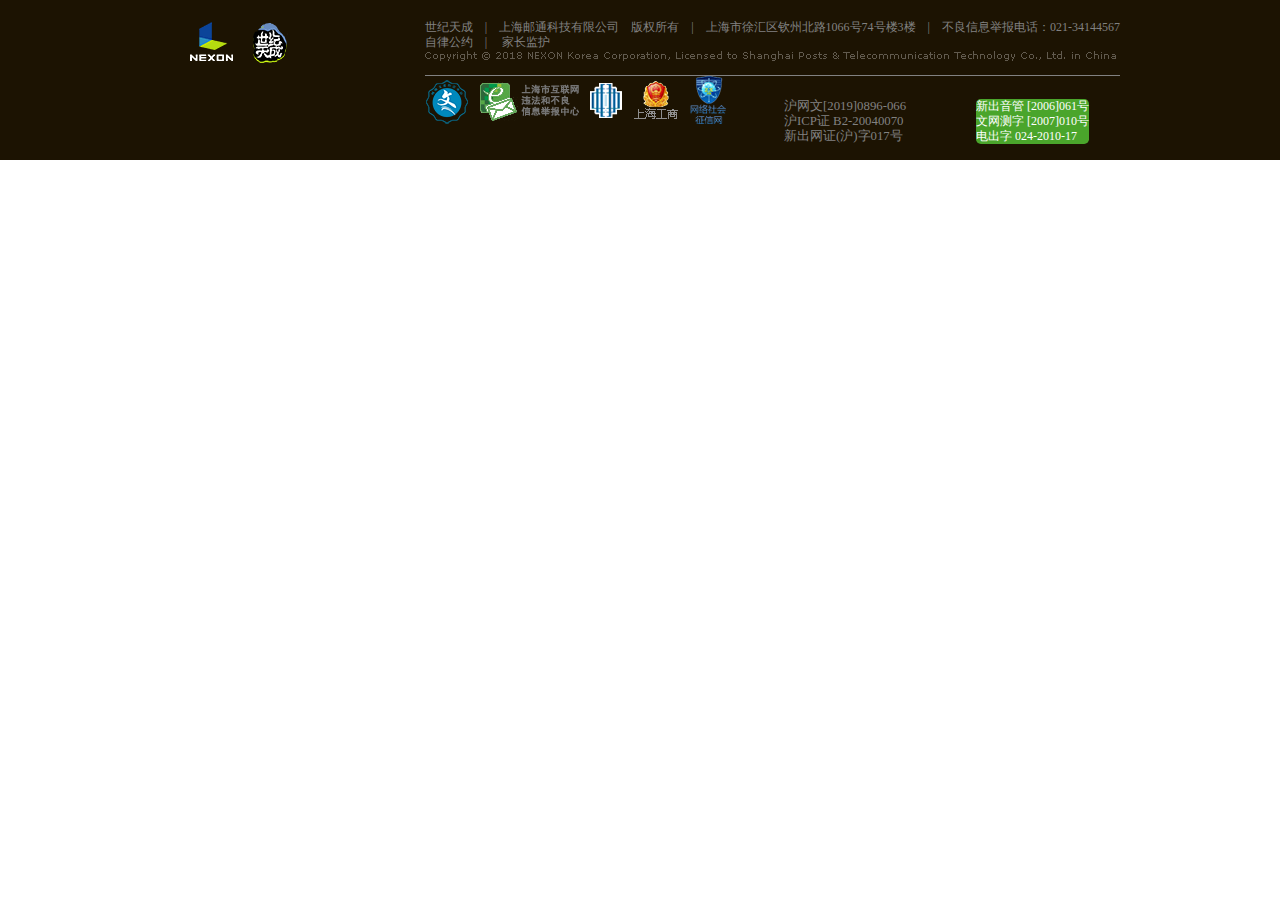
<file: 泡泡卡丁车项目网页/html/footer.html>
<!DOCTYPE html>
<html lang="en">
<head>
    <meta charset="UTF-8">
    <meta name="viewport" content="width=device-width, initial-scale=1.0">
    <meta http-equiv="X-UA-Compatible" content="ie=edge">
    <title>Document</title>
    <link rel="stylesheet" href="../css/footer.css">
</head>
<body>
    <div class="footer">
        <div class="my_footer">
            <img src="../image/index/logo(2).png">
            <div class="footer_msg">
                <p>世纪天成 | 上海邮通科技有限公司 版权所有 | 上海市徐汇区钦州北路1066号74号楼3楼 | 不良信息举报电话：021-34144567</p>
                <a href="#">自律公约 | </a>
                <a href="#">家长监护</a> 
                <br>
                <div class="my_img">
                    <img src="../image/index/infoEn.png"> 
                </div> 
                <div class="footer_logo">
                    <a href="#">
                        <img src="../image/index/ccm.png">
                    </a>
                    <a href="#">
                        <img src="../image/index/icon_1.png">
                    </a>
                    <a href="#">
                        <img src="../image/index/icon_2.png">
                    </a>
                    <a href="#">
                        <img src="../image/index/icon_3.png">
                    </a>
                    <a href="#">
                        <img src="../image/index/icon_4.png">
                    </a>
                    <ul class="footer_text1">
                        <li>
                            <a href="#">  
                                沪网文[2019]0896-066
                            </a>
                        </li>
                        <li>
                            <a href="#">
                                沪ICP证 B2-20040070
                            </a>
                        </li>
                        <li>
                            <a href="#">
                                新出网证(沪)字017号 
                            </a>
                        </li>
                    </ul>
                    <ul class="footer_text2">
                        <li>
                            <span>新出音管</span>
                            [2006]061号
                        </li>
                        <li>
                            <span> 文网测字</span>
                            [2007]010号
                        </li>
                        <li>
                            <span>电出字</span>
                            024-2010-17
                        </li>
                    </ul>
                </div>          
            </div>
        </div>
    </div>
</body>
</html>
</file>
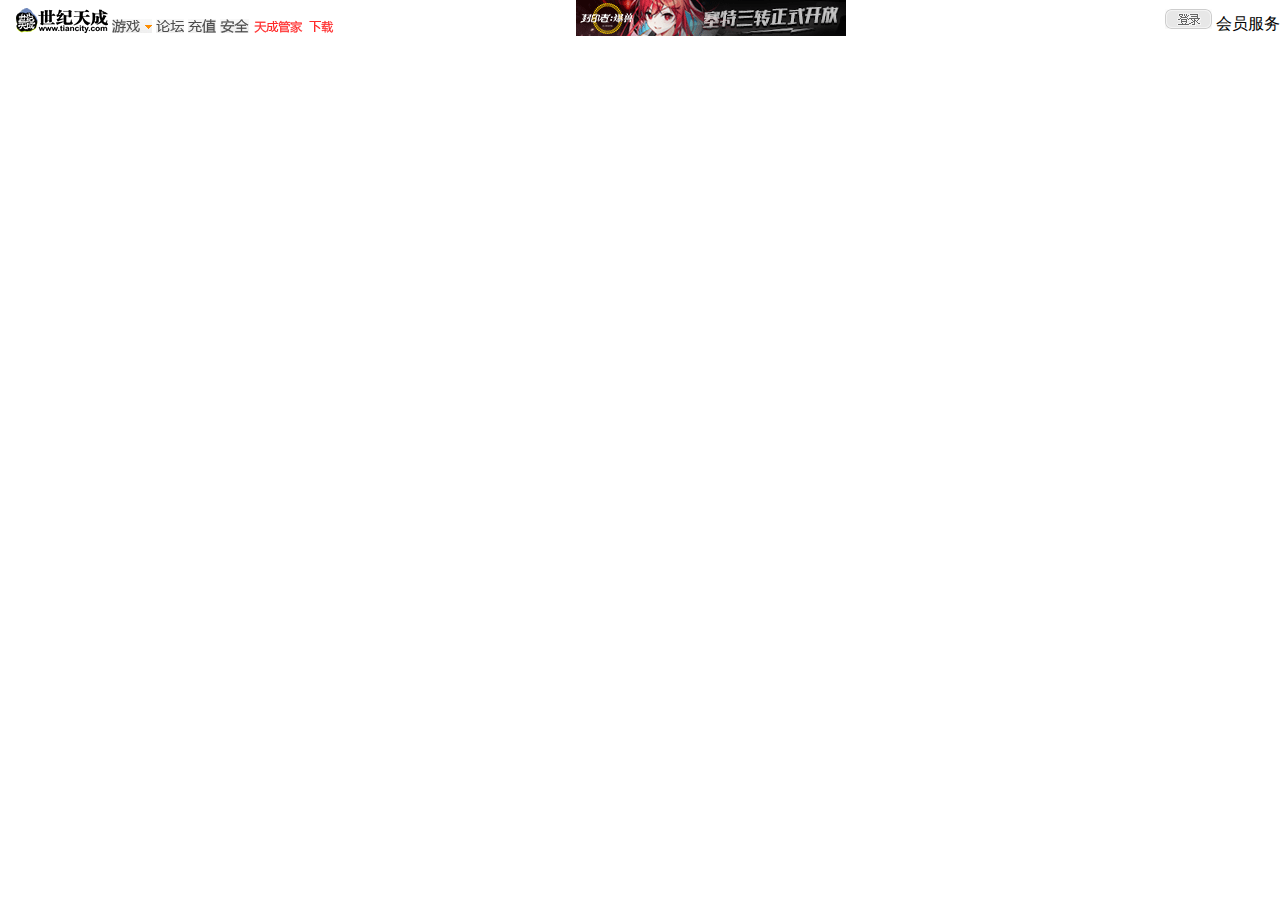
<file: 泡泡卡丁车项目网页/html/header.html>
<!DOCTYPE html>
<html lang="en">
<head>
    <meta charset="UTF-8">
    <meta name="viewport" content="width=device-width, initial-scale=1.0">
    <meta http-equiv="X-UA-Compatible" content="ie=edge">
    <title>Document</title>
    <link rel="stylesheet" href="../css/header.css">
</head>
<body>
    <div class="my_hearder">
        <div>
            <a href="#" class="header">
                <img src="../image/header/tclogo.gif">
            
                <img src="../image/header/gnb_tit_1.jpg">
            
                <img src="../image/header/gnb_tit_2.jpg">
            
                <img src="../image/header/gnb_tit_3.jpg">
            
                <img src="../image/header/gnb_tit_6.jpg">
                <img src="../image/header/2016022611194913839c011b8445d787b51447ead3422e.gif">
            </a>
            <a href="#" class="recommend">
                <img src="../image/header/2019053009512107cd8053d510490f9d64ab7588ff7da2.gif">
            </a>
            <a href="#" class="header_footer">
                <img src="../image/header/gnb_login.gif">
                会员服务
            </a>
        </div>
    </div>
</body>
</html>
</file>
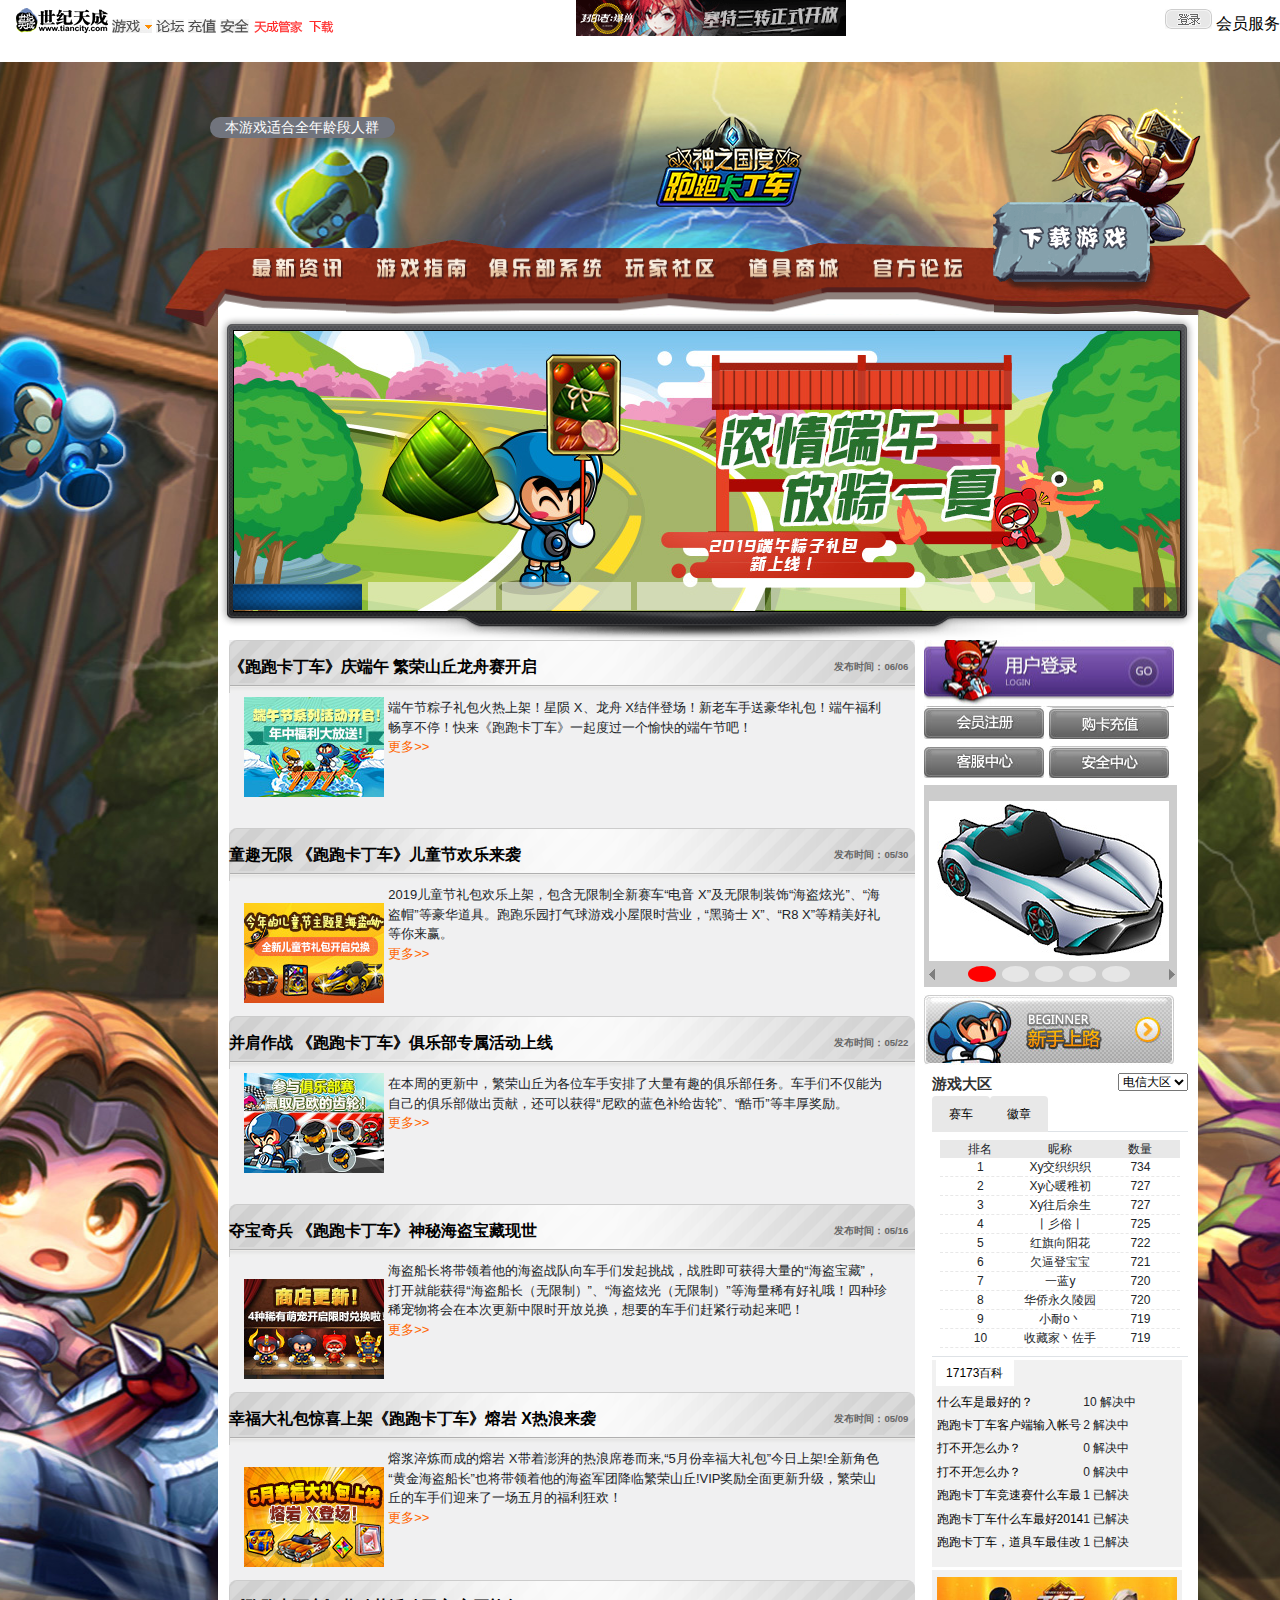
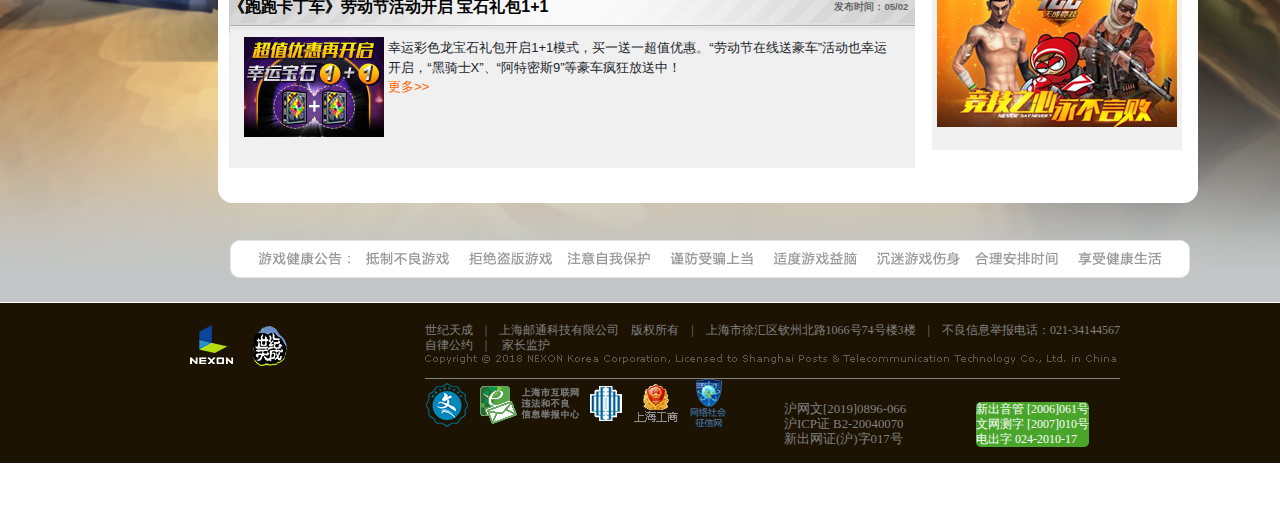
<file: 泡泡卡丁车项目网页/html/home_page.html>
<!DOCTYPE html>
<html lang="en">
<head>
    <meta charset="UTF-8">
    <meta name="viewport" content="width=device-width, initial-scale=1.0">
    <meta http-equiv="X-UA-Compatible" content="ie=edge">
    <title>《跑跑卡丁车》-官方网站-全民漂移！关注官方网站了解最新游戏资讯</title>
    <link rel="stylesheet" href="../css/bootstrap.css">
    <script src="../js/jquery.min.js"></script>
    <script src="../js/popper.min.js"></script>
    <script src="../js/bootstrap.min.js"></script>
    <link rel="stylesheet" href="../css/home_page.css">
</head>
<body>
    <header>
        <iframe src="header.html" frameborder="0" width=100% height="54px"></iframe>
    </header>
    <div class="bg">
        <div class="container">
            <div class="msg">
                <span>本游戏适合全年龄段人群</span>
                <a href="#" >
                    <img src="../image/home_page/logo(2).png">
                </a>
            </div>
            <div class="menu">
                <a href="#" class="zx">
                    <!-- 最新资讯 -->
                </a>
                <a href="#" class="zn">
                    <!-- 游戏指南 -->
                </a>
                <a href="#" class="xt">
                    <!-- 俱乐部系统 -->
                </a>
                <a href="#" class="sq">
                    <!-- 玩家社区 -->
                </a>
                <a href="#" class="dj">
                    <!-- 道具商城 -->
                </a>
                <a href="#" class="gf">
                    <!-- 官方论坛 -->
                </a>
                <a href="#" class="my_down">
                    <img src="../image/home_page/down-btn.png">
                </a>
            </div>
            <div class="my_bg">
                <div class="lunbo">
                    
                </div>
                <div class="carousel" data-ride="carousel" id="demo">
                <!--轮播图片-->
                    <div class="carousel-inner">
                        <div class="carousel-item active">
                            <img src="../image/home_page/lunbo1.jpg" class="w-100">
                        </div>
                        <div class="carousel-item">
                            <img src="../image/home_page/lunbo2.jpg" class="w-100">
                        </div>
                        <div class="carousel-item">
                            <img src="../image/home_page/lunbo3.jpg" class="w-100">
                        </div>
                        <div class="carousel-item">
                            <img src="../image/home_page/lunbo4.jpg" class="w-100">
                        </div>
                        <div class="carousel-item">
                            <img src="../image/home_page/lunbo5.jpg" class="w-100">
                        </div>
                        <div class="carousel-item">
                            <img src="../image/home_page/lunbo6.jpg" class="w-100">
                        </div>
                        </div>
                    <!--箭头-->
                    <a href="#demo" class="carousel-control-prev" data-slide="prev">
                    </a>
                    <a href="#demo" class="carousel-control-next" data-slide="next">
                    </a>
                    <!--指示器-->
                    <ul class="carousel-indicators">
                        <li data-slide-to="0" data-target="#demo" class="active">端午粽子礼包</li>
                        <li data-slide-to="1" data-target="#demo">端午节活动</li>
                        <li data-slide-to="2"  data-target="#demo">回归活动</li>
                        <li data-slide-to="3"  data-target="#demo">儿童节礼包</li>
                        <li data-slide-to="4"  data-target="#demo">打气球活动</li>
                        <li data-slide-to="5"  data-target="#demo">TGG</li>
                    </ul>
                </div>
            </div>
            <div class="middle">
                <div class="my_left">
                    <dl>
                        <dt>
                            <a href="home_page_news.html">
                            《跑跑卡丁车》庆端午 繁荣山丘龙舟赛开启
                            </a>
                            <span>发布时间：06/06</span>  
                        </dt>
                        <dd>
                            <a href="home_page_news.html">
                            <img src="../image/home_page/41_1559736329 (1).jpg">
                            </a>
                            <p>端午节粽子礼包火热上架！星陨 X、龙舟 X结伴登场！新老车手送豪华礼包！端午福利畅享不停！快来《跑跑卡丁车》一起度过一个愉快的端午节吧！<br>
                            <a href="home_page_news.html">更多>></a></p>
                        </dd>
                    </dl>
                    <dl>
                        <dt>
                            <a href="home_page_news_1.html">
                                童趣无限 《跑跑卡丁车》儿童节欢乐来袭
                            </a>
                            <span>发布时间：05/30</span>  
                        </dt>
                        <dd>
                            <a href="home_page_news_1.html">
                            <img src="../image/home_page/41_1559132037.jpg">
                            </a>
                            <p>2019儿童节礼包欢乐上架，包含无限制全新赛车“电音 X”及无限制装饰“海盗炫光”、“海盗帽”等豪华道具。跑跑乐园打气球游戏小屋限时营业，“黑骑士 X”、“R8 X”等精美好礼等你来赢。
                            <br>
                            <a href="home_page_news_1.html">更多>></a></p>
                        </dd>
                    </dl>
                    <dl>
                        <dt>
                            <a href="home_page_news_2.html">
                                并肩作战 《跑跑卡丁车》俱乐部专属活动上线
                            </a>
                            <span>发布时间：05/22</span>  
                        </dt>
                        <dd>
                            <a href="home_page_news_2.html">
                                <img src="../image/home_page/41_1558524979.jpg">
                                </a>
                                <p>在本周的更新中，繁荣山丘为各位车手安排了大量有趣的俱乐部任务。车手们不仅能为自己的俱乐部做出贡献，还可以获得“尼欧的蓝色补给齿轮”、“酷币”等丰厚奖励。
                                <br>
                                <a href="home_page_news_2.html">更多>></a></p>
                        </dd>
                    </dl>
                    <dl>
                        <dt>
                            <a href="home_page_news_3.html">
                                夺宝奇兵 《跑跑卡丁车》神秘海盗宝藏现世
                            </a>
                            <span>发布时间：05/16</span>  
                        </dt>
                        <dd>
                            <a href="home_page_news_3.html">
                            <img src="../image/home_page/41_1557915049.jpg">
                            </a>
                            <p>海盗船长将带领着他的海盗战队向车手们发起挑战，战胜即可获得大量的“海盗宝藏”，打开就能获得“海盗船长（无限制）”、“海盗炫光（无限制）”等海量稀有好礼哦！四种珍稀宠物将会在本次更新中限时开放兑换，想要的车手们赶紧行动起来吧！
                            <br>
                            <a href="home_page_news_3.html">更多>></a></p>
                        </dd>
                    </dl>
                    <dl>
                        <dt>
                            <a href="home_page_news_4.html">
                                幸福大礼包惊喜上架《跑跑卡丁车》熔岩 X热浪来袭
                            </a>
                            <span>发布时间：05/09</span>  
                        </dt>
                        <dd>
                            <a href="home_page_news_4.html">
                            <img src="../image/home_page/41_1557314785.jpg">
                            </a>
                            <p>熔浆淬炼而成的熔岩 X带着澎湃的热浪席卷而来,“5月份幸福大礼包”今日上架!全新角色“黄金海盗船长”也将带领着他的海盗军团降临繁荣山丘!VIP奖励全面更新升级，繁荣山丘的车手们迎来了一场五月的福利狂欢！<br>
                            <a href="home_page_news_4.html">更多>></a></p>
                        </dd>
                    </dl>
                    <dl>
                        <dt>
                            <a href="home_page_news_5.html">
                                《跑跑卡丁车》劳动节活动开启 宝石礼包1+1
                            </a>
                            <span>发布时间：05/02</span>  
                        </dt>
                        <dd>
                            <a href="home_page_news_5.html">
                            <img src="../image/home_page/41_1556620443.jpg">
                            </a>
                            <p>幸运彩色龙宝石礼包开启1+1模式，买一送一超值优惠。“劳动节在线送豪车”活动也幸运开启，“黑骑士X”、“阿特密斯9”等豪车疯狂放送中！<br>
                            <a href="home_page_news_5.html">更多>></a></p>
                        </dd>
                    </dl>
                </div>
                <div class="my_right">
                    <a href="#" class="login"><!---用户登录--></a>
                    <a href="#" class="vip"><!--会用注册--></a>
                    <a href="#" class="recharge"><!--购卡服务--></a>
                    <br>
                    <a href="#" class="service"><!--客服中心--></a>
                    <a href="#" class="safety"><!--安全中心--></a>
                    <div class="cebian">
                        <div class="carousel" data-ride="carousel" id="demo1">
                        <!--轮播图片-->
                            <div class="carousel-inner">
                                <div class="carousel-item active">
                                    <img src="../image/home_page/xinyun.jpg" class="w-100">
                                </div>
                                <div class="carousel-item">
                                    <img src="../image/home_page/pander.jpg" class="w-100">
                                </div>
                                <div class="carousel-item">
                                    <img src="../image/home_page/mulan.jpg" class="w-100">
                                </div>
                                <div class="carousel-item">
                                    <img src="../image/home_page/longzhou.jpg" class="w-100">
                                </div>
                                <div class="carousel-item">
                                    <img src="../image/home_page/hejin.jpg" class="w-100">
                                </div>
                            </div>
                            <!--箭头-->
                            <a href="#demo1" class="carousel-control-prev" data-slide="prev">
                            </a>
                            <a href="#demo1" class="carousel-control-next" data-slide="next">
                            </a>
                            <!--指示器-->
                            <ul class="carousel-indicators">
                                <li data-slide-to="0" data-target="#demo1" class="active"></li>
                                <li data-slide-to="1" data-target="#demo1"></li>
                                <li data-slide-to="2"  data-target="#demo1"></li>
                                <li data-slide-to="3"  data-target="#demo1"></li>
                                <li data-slide-to="4"  data-target="#demo1"></li>
                            </ul>
                        </div>
                    </div>
                    <div class="xs">
                        <a href="#"><!--新手上路--></a>
                    </div>
                    <div class="game_msg">
                        <strong>游戏大区</strong>
                        <select class="server">
                            <option value="0">电信大区</option>
                            <option value="1">网通大区</option>
                        </select>
                        <div class="nav-tabs">
                            <ul class="nav nav-tabs">
                                <li class="nav-item" > 
                                    <a href="#tab1" class="nav-link" data-toggle="tab">赛车</a>
                                </li>
                                <li class="nav-item" >
                                    <a href="#tab2" class="nav-link" data-toggle="tab">徽章</a>
                                </li>
                            </ul>
                            <div class="tab-content">
                                <div class="tab-pane active" id="tab1">
                                    <table>
                                        <thead>
                                            <tr>
                                                <th>排名</th>
                                                <th>昵称</th>
                                                <th>数量</th>
                                            </tr>
                                        </thead>
                                        <tr>
                                            <td>1</td>
                                            <td>Xy交织织织</td>
                                            <td>734</td>
                                        </tr>
                                        <tr>
                                            <td>2</td>
                                            <td>Xy心暖稚初</td>
                                            <td>727</td>
                                        </tr>
                                        <tr>
                                            <td>3</td>
                                            <td>Xy往后余生</td>
                                            <td>727</td>
                                        </tr>
                                        <tr>
                                            <td>4</td>
                                            <td>丨彡俗丨</td>
                                            <td>725</td>
                                        </tr>
                                        <tr>
                                            <td>5</td>
                                            <td>红旗向阳花</td>
                                            <td>722</td>
                                        </tr>
                                        <tr>
                                            <td>6</td>
                                            <td>欠逼登宝宝</td>
                                            <td>721</td>
                                        </tr>
                                        <tr>
                                            <td>7</td>
                                            <td>一蓝y</td>
                                            <td>720</td>
                                        </tr>
                                        <tr>
                                            <td>8</td>
                                            <td>华侨永久陵园</td>
                                            <td>720</td>
                                        </tr>
                                        <tr>
                                            <td>9</td>
                                            <td>小耐o丶</td>
                                            <td>719</td>
                                        </tr>
                                        <tr>
                                            <td>10</td>
                                            <td>收藏家丶佐手</td>
                                            <td>719</td>
                                        </tr>
                                    </table>
                                </div>
                                <div class="tab-pane" id="tab2">
                                    <table>
                                        <thead>
                                            <tr>
                                                <th>排名</th>
                                                <th>昵称</th>
                                                <th>数量</th>
                                            </tr>
                                        </thead>
                                        <tr>
                                            <td>1</td>
                                            <td>小叶哥哥丶</td>
                                            <td>143</td>
                                        </tr>
                                        <tr>
                                            <td>2</td>
                                            <td>欠逼登宝宝</td>
                                            <td>140</td>
                                        </tr>
                                        <tr>
                                            <td>3</td>
                                            <td>大妖精丶o</td>
                                            <td>139</td>
                                        </tr>
                                        <tr>
                                            <td>4</td>
                                            <td>所有的酒o</td>
                                            <td>136</td>
                                        </tr>
                                        <tr>
                                            <td>5</td>
                                            <td>一蓝y</td>
                                            <td>135</td>
                                        </tr>
                                        <tr>
                                            <td>6</td>
                                            <td>LxSn蒂奇</td>
                                            <td>131</td>
                                        </tr>
                                        <tr>
                                            <td>7</td>
                                            <td>丨樱宁丨</td>
                                            <td>127</td>
                                        </tr>
                                        <tr>
                                            <td>8</td>
                                            <td>波斯橘猫oF彡</td>
                                            <td>125</td>
                                        </tr>
                                        <tr>
                                            <td>9</td>
                                            <td>小耐o丶</td>
                                            <td>120</td>
                                        </tr>
                                        <tr>
                                            <td>10</td>
                                            <td>收藏家丶嘉伟</td>
                                            <td>120</td>
                                        </tr>
                                    </table>
                                </div>
                            </div>
                        </div>
                        <div class="help">
                            <a href="#">17173百科</a>
                            <table>
                                <tr>
                                    <td>
                                        <a href="#">什么车是最好的？</a>
                                    </td>
                                    <td>10	解决中</td>
                                </tr>
                                <tr>
                                    <td>
                                        <a href="#">跑跑卡丁车客户端输入帐号</a>
                                    </td>
                                    <td>2	解决中</td>
                                </tr>
                                <tr>
                                    <td>
                                        <a href="#">打不开怎么办？</a>
                                    </td>
                                    <td>0	解决中</td>
                                </tr>
                                <tr>
                                    <td><a href="#">打不开怎么办？</a>
                                    </td>
                                    <td>0	解决中</td>
                                </tr>
                                <tr>
                                    <td>
                                        <a href="#">跑跑卡丁车竞速赛什么车最</a>
                                    </td>
                                    <td>1	已解决</td>
                                </tr>
                                <tr>
                                    <td>
                                        <a href="#">跑跑卡丁车什么车最好2014</a>
                                    </td>
                                    <td>1	已解决</td>
                                </tr>
                                <tr>
                                    <td>
                                        <a href="#">跑跑卡丁车，道具车最佳改</a>
                                    </td>
                                    <td>1	已解决</td>
                                </tr>
                            </table>
                        </div>
                        <div class="m_img">
                            <a href="#">
                                <img src="../image/home_page/kr180521ad.jpg" >
                            </a>
                        </div>
                    </div>
                </div>
            </div>
        </div>
        <div>
            <img src="../image/home_page/gameNotice.png" class="notice">
        </div>
    </div>
    <footer>
        <iframe src="footer.html" frameborder="0" width=100% height=204px></iframe>
    </footer>
</body>
</html>
</file>
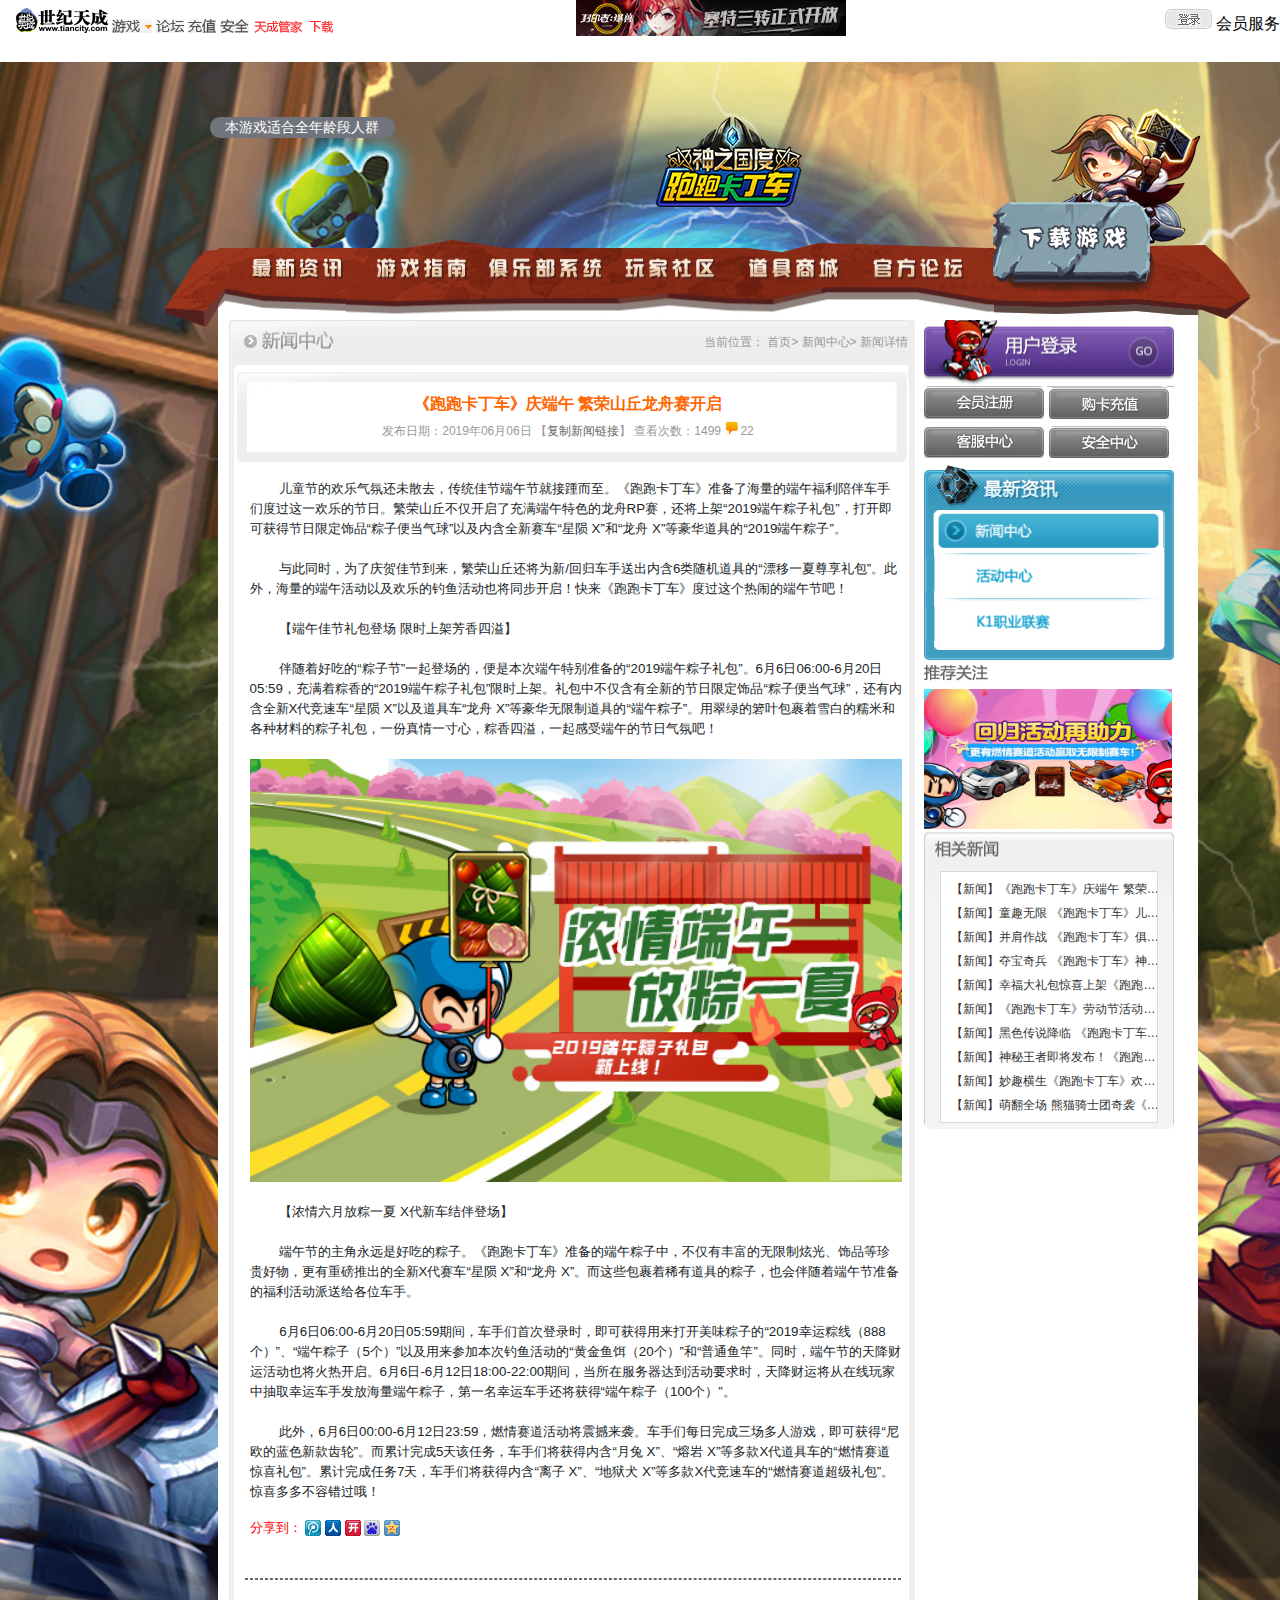
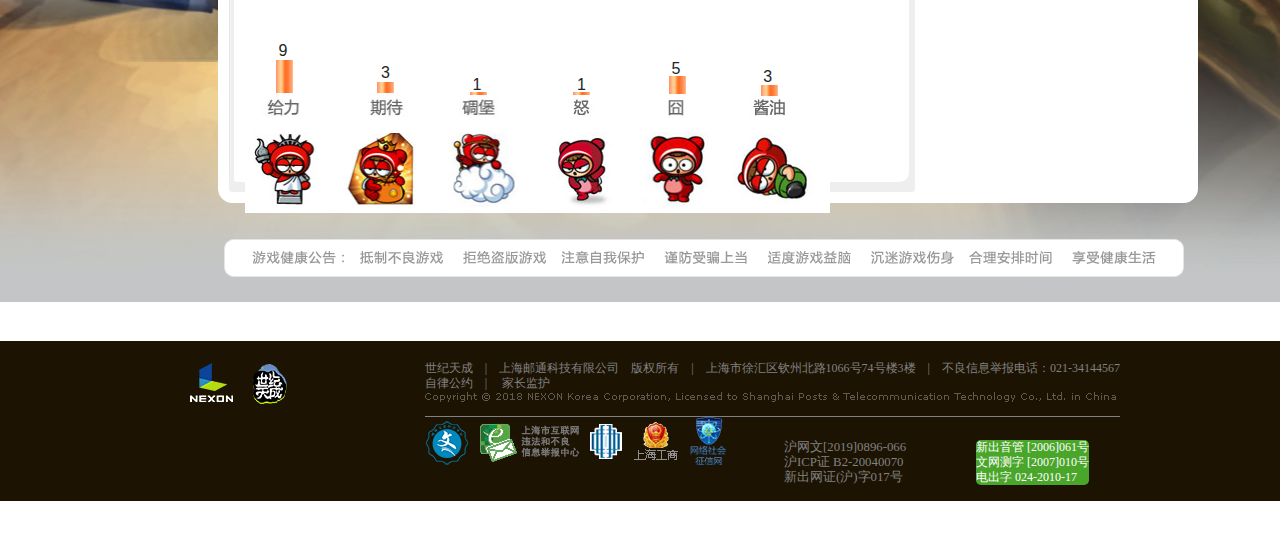
<file: 泡泡卡丁车项目网页/html/home_page_news.html>
<!DOCTYPE html>
<html lang="en">
<head>
    <meta charset="UTF-8">
    <meta name="viewport" content="width=device-width, initial-scale=1.0">
    <meta http-equiv="X-UA-Compatible" content="ie=edge">
    <title>《跑跑卡丁车》-官方网站-全民漂移！关注官方网站了解最新游戏资讯</title>
    <link rel="stylesheet" href="../css/bootstrap.css">
    <script src="../js/jquery.min.js"></script>
    <script src="../js/popper.min.js"></script>
    <script src="../js/bootstrap.min.js"></script>
    <link rel="stylesheet" href="../css/home_page_news.css">
</head>
<body>
    <header>
        <iframe src="header.html" frameborder="0" width=100% height="54px"></iframe>
    </header>
    <div class="bg">
        <div class="container">
            <div class="msg">
                <span>本游戏适合全年龄段人群</span>
                <a href="#" >
                    <img src="../image/home_page/logo(2).png">
                </a>
            </div>
            <div class="menu">
                <a href="#" class="zx">
                    <!-- 最新资讯 -->
                </a>
                <a href="#" class="zn">
                    <!-- 游戏指南 -->
                </a>
                <a href="#" class="xt">
                    <!-- 俱乐部系统 -->
                </a>
                <a href="#" class="sq">
                    <!-- 玩家社区 -->
                </a>
                <a href="#" class="dj">
                    <!-- 道具商城 -->
                </a>
                <a href="#" class="gf">
                    <!-- 官方论坛 -->
                </a>
                <a href="#" class="my_down">
                    <img src="../image/home_page/down-btn.png">
                </a>
            </div>
            <div class="my_bg">
                
            </div>
            <div class="middle">
                <div class="my_left">
                    <div class="news">
                        <div class="title">
                            <!-- 标题 -->
                            <h2>
                                <span class="news_title">
                                    <!-- 新闻标题图片背景 -->
                                </span>
                                <span class="navigation">
                                    当前位置：
                                    <a href="home_page.html">首页</a>>
                                    <a href="#">新闻中心</a>>
                                    <a href="#">新闻详情</a>
                                </span>
                            </h2>
                            <div class="my_news">
                                <div class="my_news_title">
                                    <h3 class="my_title">《跑跑卡丁车》庆端午 繁荣山丘龙舟赛开启</h3>
                                    <h5 class="my_subhead ">
                                        <span>
                                        发布日期：2019年06月06日 
                                        【<a href="#" class="copy">复制新闻链接</a>】
                                        </span>
                                        <span>
                                        查看次数：1499</span>
                                    <span class="my_number">
                                        </span>22
                                    </h5>
                                </div>
                                <p class="article">
                                    &nbsp;&nbsp;&nbsp;&nbsp;&nbsp;&nbsp;&nbsp;&nbsp;儿童节的欢乐气氛还未散去，传统佳节端午节就接踵而至。《跑跑卡丁车》准备了海量的端午福利陪伴车手们度过这一欢乐的节日。繁荣山丘不仅开启了充满端午特色的龙舟RP赛，还将上架“2019端午粽子礼包”，打开即可获得节日限定饰品“粽子便当气球”以及内含全新赛车“星陨 X”和“龙舟 X”等豪华道具的“2019端午粽子”。
                                    <br>
                                    <br>
                                    &nbsp;&nbsp;&nbsp;&nbsp;&nbsp;&nbsp;&nbsp;&nbsp;与此同时，为了庆贺佳节到来，繁荣山丘还将为新/回归车手送出内含6类随机道具的“漂移一夏尊享礼包”。此外，海量的端午活动以及欢乐的钓鱼活动也将同步开启！快来《跑跑卡丁车》度过这个热闹的端午节吧！
                                    <br>
                                    <br>

                                    &nbsp;&nbsp;&nbsp;&nbsp;&nbsp;&nbsp;&nbsp;&nbsp;【端午佳节礼包登场 限时上架芳香四溢】
                                    <br>
                                    <br>
                                    &nbsp;&nbsp;&nbsp;&nbsp;&nbsp;&nbsp;&nbsp;&nbsp;伴随着好吃的“粽子节”一起登场的，便是本次端午特别准备的“2019端午粽子礼包”。6月6日06:00-6月20日05:59，充满着粽香的“2019端午粽子礼包”限时上架。礼包中不仅含有全新的节日限定饰品“粽子便当气球”，还有内含全新X代竞速车“星陨 X”以及道具车“龙舟 X”等豪华无限制道具的“端午粽子”。用翠绿的箬叶包裹着雪白的糯米和各种材料的粽子礼包，一份真情一寸心，粽香四溢，一起感受端午的节日气氛吧！
                                    <br>
                                    <br>
                                    <img src="../image/news/new1/kart06051 (3).jpg" width="100%">
                                    <br>
                                    <br>
                                    &nbsp;&nbsp;&nbsp;&nbsp;&nbsp;&nbsp;&nbsp;&nbsp;【浓情六月放粽一夏 X代新车结伴登场】
                                    <br>
                                    <br>
                                    &nbsp;&nbsp;&nbsp;&nbsp;&nbsp;&nbsp;&nbsp;&nbsp;端午节的主角永远是好吃的粽子。《跑跑卡丁车》准备的端午粽子中，不仅有丰富的无限制炫光、饰品等珍贵好物，更有重磅推出的全新X代赛车“星陨 X”和“龙舟 X”。而这些包裹着稀有道具的粽子，也会伴随着端午节准备的福利活动派送给各位车手。
                                    <br>
                                    <br>
                                    &nbsp;&nbsp;&nbsp;&nbsp;&nbsp;&nbsp;&nbsp;&nbsp;6月6日06:00-6月20日05:59期间，车手们首次登录时，即可获得用来打开美味粽子的“2019幸运粽线（888个）”、“端午粽子（5个）”以及用来参加本次钓鱼活动的“黄金鱼饵（20个）”和“普通鱼竿”。同时，端午节的天降财运活动也将火热开启。6月6日-6月12日18:00-22:00期间，当所在服务器达到活动要求时，天降财运将从在线玩家中抽取幸运车手发放海量端午粽子，第一名幸运车手还将获得“端午粽子（100个）”。
                                    <br>
                                    <br>
                                    &nbsp;&nbsp;&nbsp;&nbsp;&nbsp;&nbsp;&nbsp;&nbsp;此外，6月6日00:00-6月12日23:59，燃情赛道活动将震撼来袭。车手们每日完成三场多人游戏，即可获得“尼欧的蓝色新款齿轮”。而累计完成5天该任务，车手们将获得内含“月兔 X”、“熔岩 X”等多款X代道具车的“燃情赛道惊喜礼包”。累计完成任务7天，车手们将获得内含“离子 X”、“地狱犬 X”等多款X代竞速车的“燃情赛道超级礼包”。惊喜多多不容错过哦！
                                    <br>
                                    <p class="my_share">分享到：
                                        <a href="#">
                                            <img src="../image/news/new1/qqbg.jpg" >
                                        </a>
                                        <a href="#">
                                            
                                        </a>
                                        <a href="#">
                                            <img src="../image/news/new1/renrenbg.jpg">
                                        </a>
                                        <a href="#">
                                            <img src="../image/news/new1/kaixinbg.jpg">
                                        </a>
                                        <a href="#">
                                            <img src="../image/news/new1/baidubg.jpg">
                                        </a>
                                        <a href="#">
                                            <img src="../image/news/new1/qzbg.jpg">
                                        </a>
                                    </p>
                                    <br>
                                    <div class="line"></div>
                                </p>
                                <div class="newsCommentBar">
                                    <div class="my_number1">9</div>
                                    <div class="newsCommentBar1"></div>
                                    <div class="my_number2">3</div>
                                    <div class="newsCommentBar2"></div>
                                    <div class="my_number3">1</div>
                                    <div class="newsCommentBar3"></div>
                                    <div class="my_number4">1</div>
                                    <div class="newsCommentBar4"></div>
                                    <div class="my_number5">5</div>
                                    <div class="newsCommentBar5"></div>
                                    <div class="my_number6">3</div>
                                    <div class="newsCommentBar6"></div>
                                </div>
                                <div class="newsComment">
                                    <ul>
                                        <li> <a href="#" class="a1"></a></li>
                                        <li> <a href="#" class="a2"></a></li>
                                        <li> <a href="#" class="a3"></a></li>
                                        <li> <a href="#" class="a4"></a></li>
                                        <li> <a href="#" class="a5"></a></li>
                                        <li> <a href="#" class="a6"></a></li>
                                    </ul>
                                </div>
                            </div>
                    </div>
                    </div>
                </div>
                <div class="my_right">
                    <a href="#" class="login"><!---用户登录--></a>
                    <a href="#" class="vip"><!--会用注册--></a>
                    <a href="#" class="recharge"><!--购卡服务--></a>
                    <br>
                    <a href="#" class="service"><!--客服中心--></a>
                    <a href="#" class="safety"><!--安全中心--></a>
                    <div class="cebian">
                        <div>
                            <a href="#" class="consult">
                                <!-- 新闻中心 -->
                            </a>
                            <a href="#" class="consult1"></a>
                            <a href="#" class="consult2"></a>
                        </div>
                    </div>
                    <div class="recommend">
                        <div class="recommend1"></div>
                        <img src="../image/news/new1/kart06051 (1).jpg">
                    </div>
                    <div class="relatedTo">
                        <h3></h3>
                        <div>
                            <ul>
                                <li>
                                    <a href="#">【新闻】《跑跑卡丁车》庆端午 繁荣山丘龙舟赛开启</a>
                                </li>
                                <li>
                                    <a href="#">【新闻】童趣无限 《跑跑卡丁车》儿童节欢乐来袭</a>
                                </li>
                                <li>
                                    <a href="#">【新闻】并肩作战 《跑跑卡丁车》俱乐部专属活动上线</a>
                                </li>
                                <li>
                                    <a href="#">【新闻】夺宝奇兵 《跑跑卡丁车》神秘海盗宝藏现世</a>
                                </li>
                                <li>
                                    <a href="#">【新闻】幸福大礼包惊喜上架《跑跑卡丁车》熔岩 X热浪来袭</a>
                                </li>
                                <li>
                                    <a href="#">【新闻】《跑跑卡丁车》劳动节活动开启 宝石礼包1+1</a>
                                </li>
                                <li>
                                    <a href="#">【新闻】黑色传说降临 《跑跑卡丁车》黑骑士 X炫酷登场</a>
                                </li>
                                <li>
                                    <a href="#">【新闻】神秘王者即将发布！《跑跑卡丁车》俱乐部系统今日上线</a>
                                </li>
                                <li>
                                    <a href="#">【新闻】妙趣横生《跑跑卡丁车》欢乐钓鱼再度来袭</a>
                                </li>
                                <li>
                                    <a href="#">【新闻】萌翻全场 熊猫骑士团奇袭《跑跑卡丁车》</a>
                                </li>
                            </ul>
                        </div>
                    </div>
                    </div>
                </div>
            </div>
        </div>
        <div class="my_footer_img">
            <img src="../image/home_page/gameNotice.png" class="notice">
        </div>
    </div>
    <footer>
        <iframe src="footer.html" frameborder="0" width=100% height=204px></iframe>
    </footer>
</body>
</html>
</file>
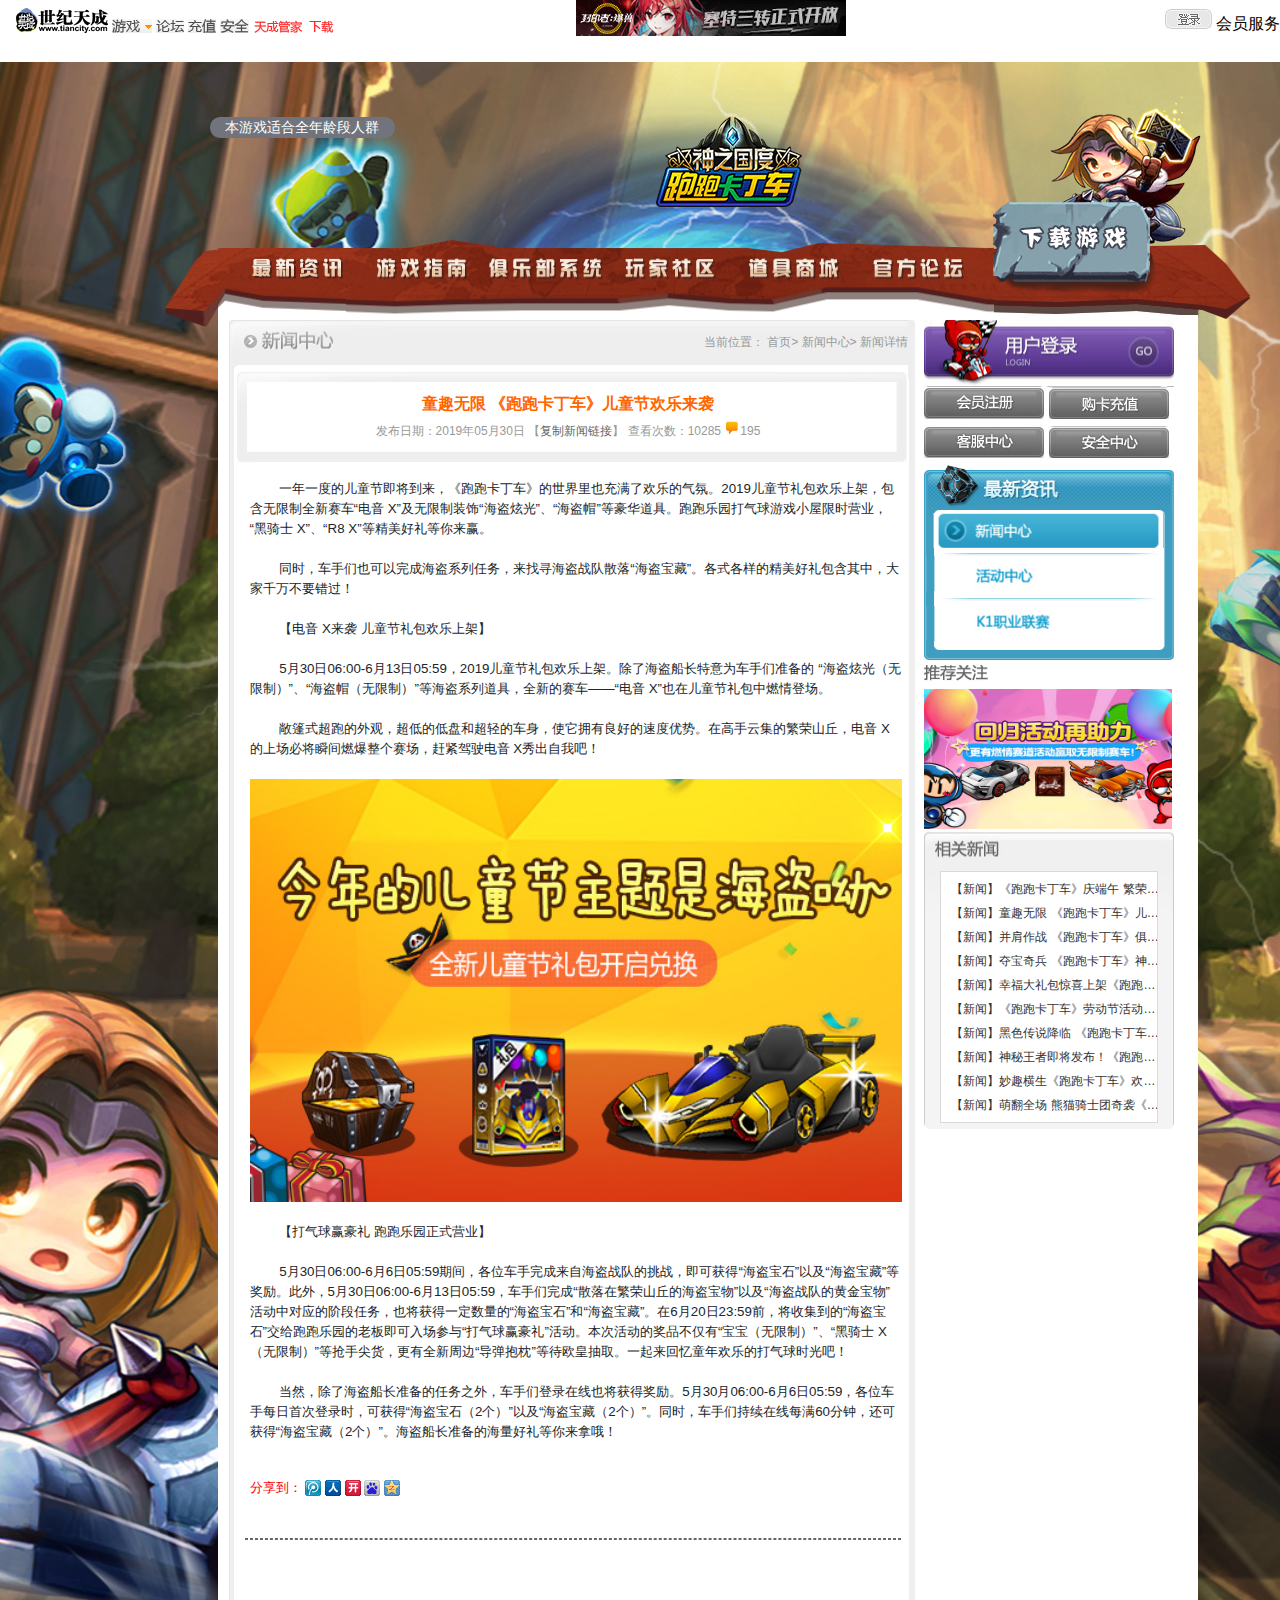
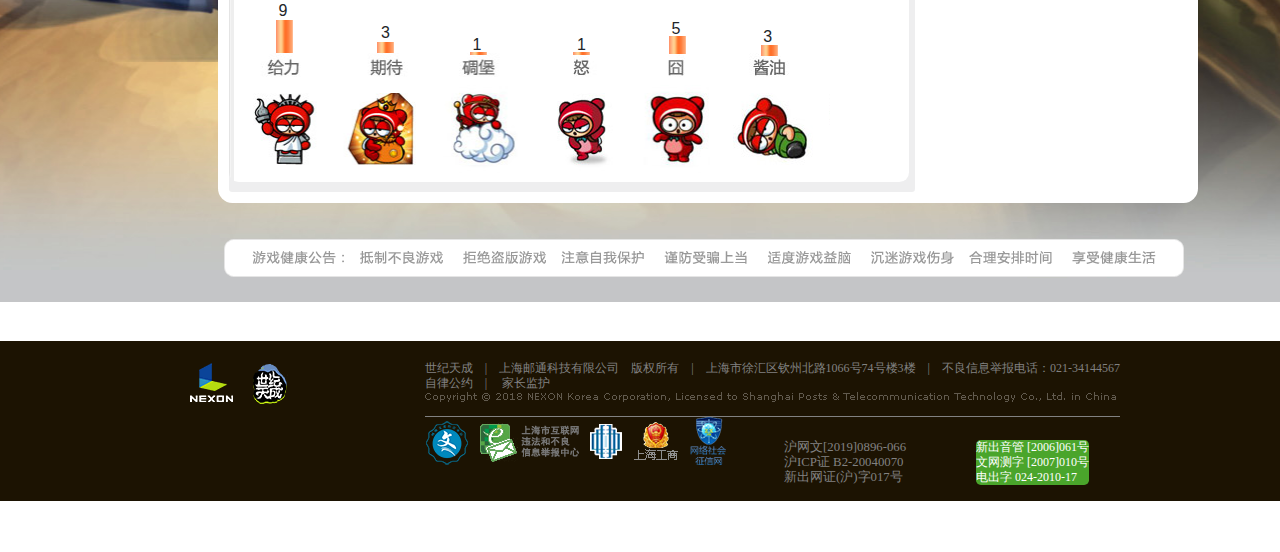
<file: 泡泡卡丁车项目网页/html/home_page_news_1.html>
<!DOCTYPE html>
<html lang="en">

<head>
  <meta charset="UTF-8">
  <meta name="viewport" content="width=device-width, initial-scale=1.0">
  <meta http-equiv="X-UA-Compatible" content="ie=edge">
  <title>《跑跑卡丁车》-官方网站-全民漂移！关注官方网站了解最新游戏资讯</title>
  <link rel="stylesheet" href="../css/bootstrap.css">
  <script src="../js/jquery.min.js"></script>
  <script src="../js/popper.min.js"></script>
  <script src="../js/bootstrap.min.js"></script>
  <link rel="stylesheet" href="../css/home_page_news.css">
</head>

<body>
  <header>
    <iframe src="header.html" frameborder="0" width=100% height="54px"></iframe>
  </header>
  <div class="bg">
    <div class="container">
      <div class="msg">
        <span>本游戏适合全年龄段人群</span>
        <a href="#">
          <img src="../image/home_page/logo(2).png">
        </a>
      </div>
      <div class="menu">
        <a href="#" class="zx">
          <!-- 最新资讯 -->
        </a>
        <a href="#" class="zn">
          <!-- 游戏指南 -->
        </a>
        <a href="#" class="xt">
          <!-- 俱乐部系统 -->
        </a>
        <a href="#" class="sq">
          <!-- 玩家社区 -->
        </a>
        <a href="#" class="dj">
          <!-- 道具商城 -->
        </a>
        <a href="#" class="gf">
          <!-- 官方论坛 -->
        </a>
        <a href="#" class="my_down">
          <img src="../image/home_page/down-btn.png">
        </a>
      </div>
      <div class="my_bg">

      </div>
      <div class="middle">
        <div class="my_left">
          <div class="news">
            <div class="title">
              <!-- 标题 -->
              <h2>
                <span class="news_title">
                  <!-- 新闻标题图片背景 -->
                </span>
                <span class="navigation">
                  当前位置：
                  <a href="home_page.html">首页</a>>
                  <a href="#">新闻中心</a>>
                  <a href="#">新闻详情</a>
                </span>
              </h2>
              <div class="my_news">
                <div class="my_news_title">
                  <h3 class="my_title">童趣无限 《跑跑卡丁车》儿童节欢乐来袭</h3>
                  <h5 class="my_subhead ">
                    <span>
                      发布日期：2019年05月30日
                      【<a href="#" class="copy">复制新闻链接</a>】
                    </span>
                    <span>
                      查看次数：10285 </span>
                    <span class="my_number">
                    </span>195
                  </h5>
                </div>
                <p class="article">
                  &nbsp;&nbsp;&nbsp;&nbsp;&nbsp;&nbsp;&nbsp;&nbsp;一年一度的儿童节即将到来，《跑跑卡丁车》的世界里也充满了欢乐的气氛。2019儿童节礼包欢乐上架，包含无限制全新赛车“电音
                  X”及无限制装饰“海盗炫光”、“海盗帽”等豪华道具。跑跑乐园打气球游戏小屋限时营业，“黑骑士 X”、“R8 X”等精美好礼等你来赢。
                  <br>
                  <br>
                  &nbsp;&nbsp;&nbsp;&nbsp;&nbsp;&nbsp;&nbsp;&nbsp;同时，车手们也可以完成海盗系列任务，来找寻海盗战队散落“海盗宝藏”。各式各样的精美好礼包含其中，大家千万不要错过！
                  <br>
                  <br>

                  &nbsp;&nbsp;&nbsp;&nbsp;&nbsp;&nbsp;&nbsp;&nbsp;【电音 X来袭 儿童节礼包欢乐上架】
                  <br>
                  <br>
                  &nbsp;&nbsp;&nbsp;&nbsp;&nbsp;&nbsp;&nbsp;&nbsp;5月30日06:00-6月13日05:59，2019儿童节礼包欢乐上架。除了海盗船长特意为车手们准备的
                  “海盗炫光（无限制）”、“海盗帽（无限制）”等海盗系列道具，全新的赛车——“电音 X”也在儿童节礼包中燃情登场。
                  <br>
                  <br>
                  &nbsp;&nbsp;&nbsp;&nbsp;&nbsp;&nbsp;&nbsp;&nbsp;敞篷式超跑的外观，超低的低盘和超轻的车身，使它拥有良好的速度优势。在高手云集的繁荣山丘，电音
                  X的上场必将瞬间燃爆整个赛场，赶紧驾驶电音 X秀出自我吧！
                  <br>
                  <br>
                  <img src="../image/news/new1/kart05303.jpg" width="100%">
                  <br>
                  <br>
                  &nbsp;&nbsp;&nbsp;&nbsp;&nbsp;&nbsp;&nbsp;&nbsp;【打气球赢豪礼 跑跑乐园正式营业】
                  <br>
                  <br>
                  &nbsp;&nbsp;&nbsp;&nbsp;&nbsp;&nbsp;&nbsp;&nbsp;5月30日06:00-6月6日05:59期间，各位车手完成来自海盗战队的挑战，即可获得“海盗宝石”以及“海盗宝藏”等奖励。此外，5月30日06:00-6月13日05:59，车手们完成“散落在繁荣山丘的海盗宝物”以及“海盗战队的黄金宝物”活动中对应的阶段任务，也将获得一定数量的“海盗宝石”和“海盗宝藏”。在6月20日23:59前，将收集到的“海盗宝石”交给跑跑乐园的老板即可入场参与“打气球赢豪礼”活动。本次活动的奖品不仅有“宝宝（无限制）”、“黑骑士
                  X（无限制）”等抢手尖货，更有全新周边“导弹抱枕”等待欧皇抽取。一起来回忆童年欢乐的打气球时光吧！
                  <br>
                  <br>
                  &nbsp;&nbsp;&nbsp;&nbsp;&nbsp;&nbsp;&nbsp;&nbsp;当然，除了海盗船长准备的任务之外，车手们登录在线也将获得奖励。5月30月06:00-6月6日05:59，各位车手每日首次登录时，可获得“海盗宝石（2个）”以及“海盗宝藏（2个）”。同时，车手们持续在线每满60分钟，还可获得“海盗宝藏（2个）”。海盗船长准备的海量好礼等你来拿哦！
                  <br>
                  <br>
                  <p class="my_share">分享到：
                    <a href="#">
                      <img src="../image/news/new1/qqbg.jpg">
                    </a>
                    <a href="#">

                    </a>
                    <a href="#">
                      <img src="../image/news/new1/renrenbg.jpg">
                    </a>
                    <a href="#">
                      <img src="../image/news/new1/kaixinbg.jpg">
                    </a>
                    <a href="#">
                      <img src="../image/news/new1/baidubg.jpg">
                    </a>
                    <a href="#">
                      <img src="../image/news/new1/qzbg.jpg">
                    </a>
                  </p>
                  <br>
                  <div class="line"></div>
                </p>
                <div class="newsCommentBar">
                  <div class="my_number1">9</div>
                  <div class="newsCommentBar1"></div>
                  <div class="my_number2">3</div>
                  <div class="newsCommentBar2"></div>
                  <div class="my_number3">1</div>
                  <div class="newsCommentBar3"></div>
                  <div class="my_number4">1</div>
                  <div class="newsCommentBar4"></div>
                  <div class="my_number5">5</div>
                  <div class="newsCommentBar5"></div>
                  <div class="my_number6">3</div>
                  <div class="newsCommentBar6"></div>
                </div>
                <div class="newsComment">
                  <ul>
                    <li> <a href="#" class="a1"></a></li>
                    <li> <a href="#" class="a2"></a></li>
                    <li> <a href="#" class="a3"></a></li>
                    <li> <a href="#" class="a4"></a></li>
                    <li> <a href="#" class="a5"></a></li>
                    <li> <a href="#" class="a6"></a></li>
                  </ul>
                </div>
              </div>
            </div>
          </div>
        </div>
        <div class="my_right">
          <a href="#" class="login">
            <!---用户登录--></a>
          <a href="#" class="vip">
            <!--会用注册--></a>
          <a href="#" class="recharge">
            <!--购卡服务--></a>
          <br>
          <a href="#" class="service">
            <!--客服中心--></a>
          <a href="#" class="safety">
            <!--安全中心--></a>
          <div class="cebian">
            <div>
              <a href="#" class="consult">
                <!-- 新闻中心 -->
              </a>
              <a href="#" class="consult1"></a>
              <a href="#" class="consult2"></a>
            </div>
          </div>
          <div class="recommend">
            <div class="recommend1"></div>
            <img src="../image/news/new1/kart06051 (1).jpg">
          </div>
          <div class="relatedTo">
            <h3></h3>
            <div>
              <ul>
                <li>
                  <a href="#">【新闻】《跑跑卡丁车》庆端午 繁荣山丘龙舟赛开启</a>
                </li>
                <li>
                  <a href="#">【新闻】童趣无限 《跑跑卡丁车》儿童节欢乐来袭</a>
                </li>
                <li>
                  <a href="#">【新闻】并肩作战 《跑跑卡丁车》俱乐部专属活动上线</a>
                </li>
                <li>
                  <a href="#">【新闻】夺宝奇兵 《跑跑卡丁车》神秘海盗宝藏现世</a>
                </li>
                <li>
                  <a href="#">【新闻】幸福大礼包惊喜上架《跑跑卡丁车》熔岩 X热浪来袭</a>
                </li>
                <li>
                  <a href="#">【新闻】《跑跑卡丁车》劳动节活动开启 宝石礼包1+1</a>
                </li>
                <li>
                  <a href="#">【新闻】黑色传说降临 《跑跑卡丁车》黑骑士 X炫酷登场</a>
                </li>
                <li>
                  <a href="#">【新闻】神秘王者即将发布！《跑跑卡丁车》俱乐部系统今日上线</a>
                </li>
                <li>
                  <a href="#">【新闻】妙趣横生《跑跑卡丁车》欢乐钓鱼再度来袭</a>
                </li>
                <li>
                  <a href="#">【新闻】萌翻全场 熊猫骑士团奇袭《跑跑卡丁车》</a>
                </li>
              </ul>
            </div>
          </div>
        </div>
      </div>
    </div>
  </div>
  <div class="my_footer_img">
    <img src="../image/home_page/gameNotice.png" class="notice">
  </div>
  <footer>
    <iframe src="footer.html" frameborder="0" width=100% height=204px></iframe>
  </footer>
</body>

</html>
</file>
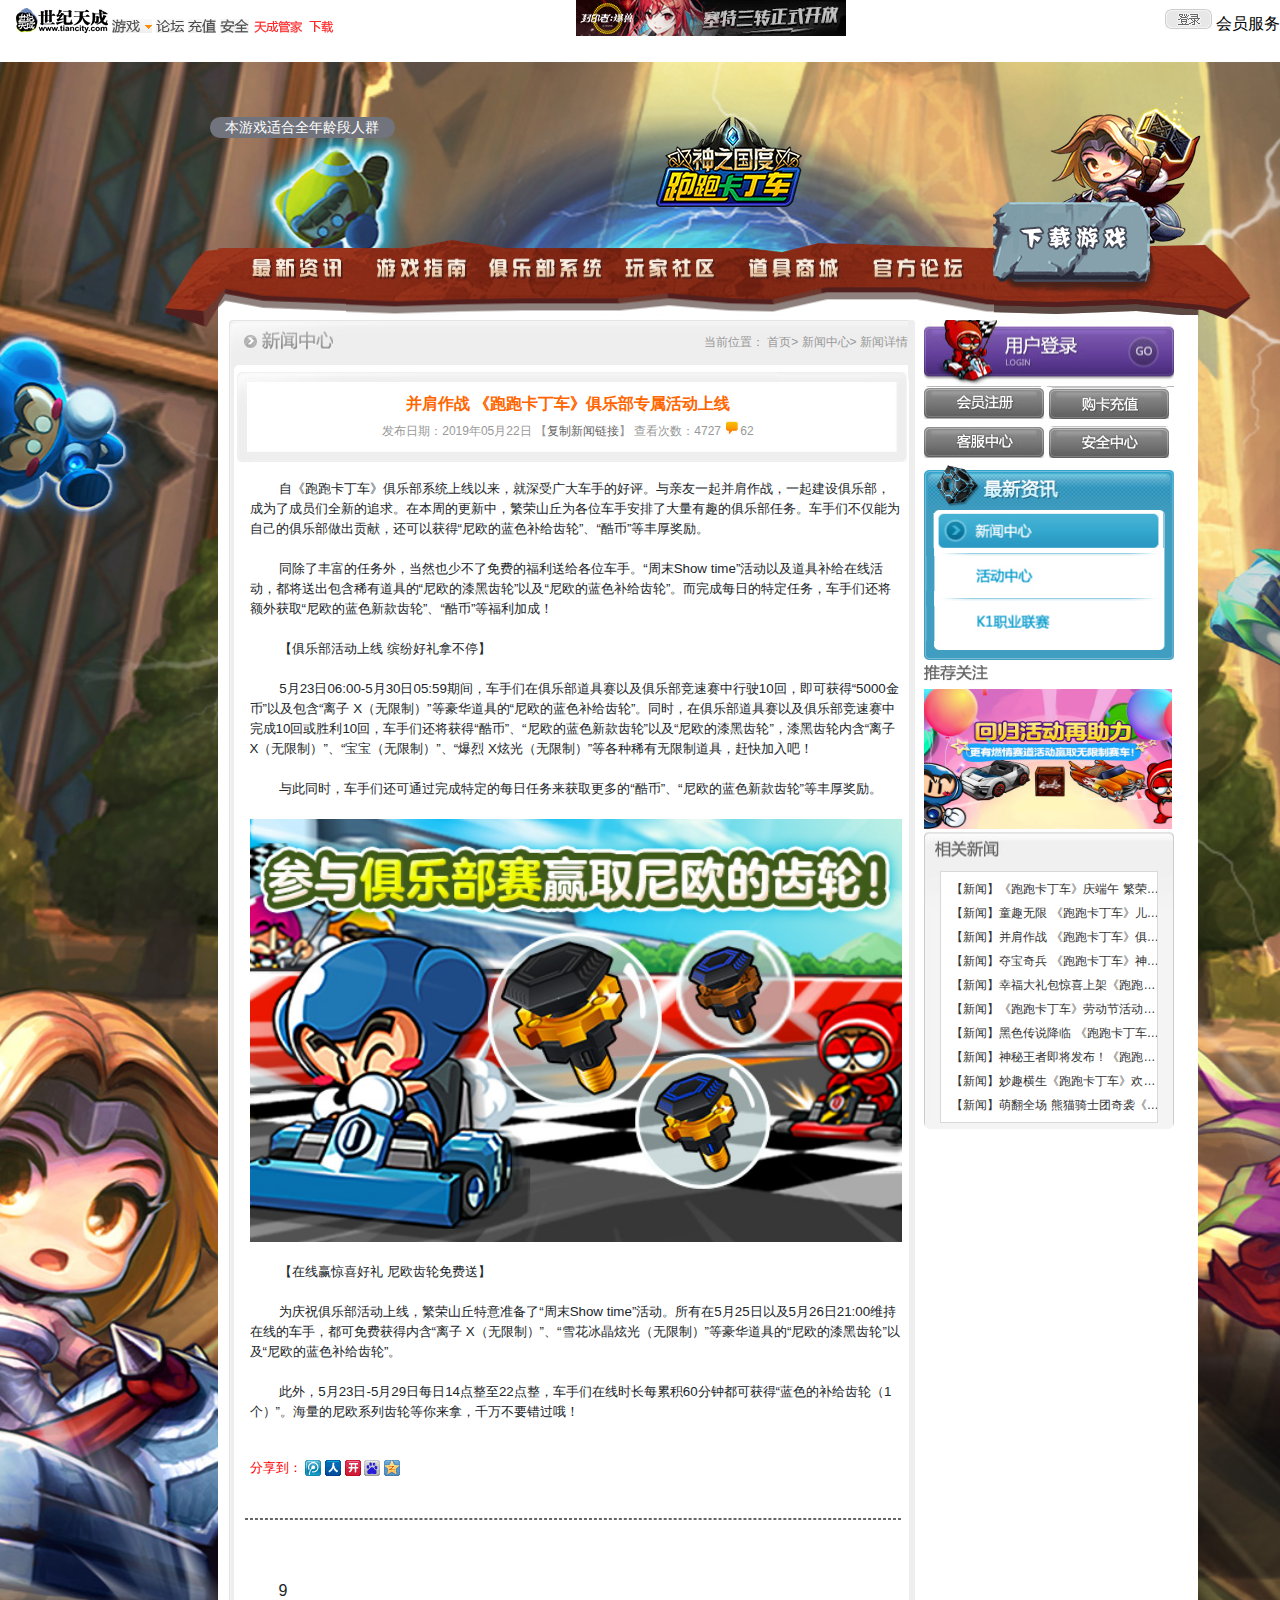
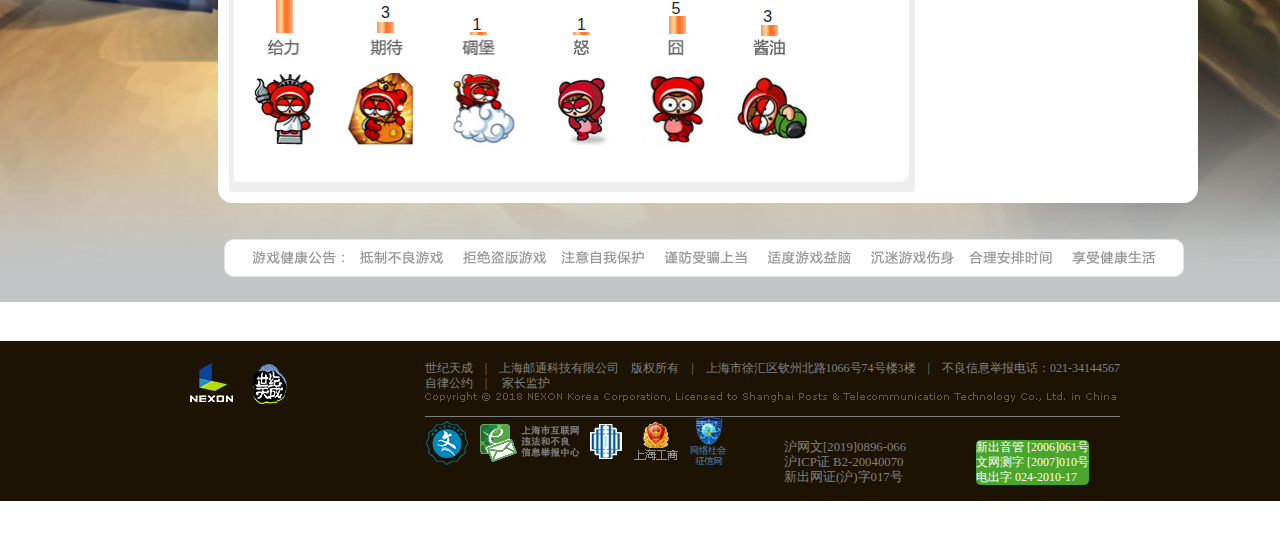
<file: 泡泡卡丁车项目网页/html/home_page_news_2.html>
<!DOCTYPE html>
<html lang="en">
<head>
    <meta charset="UTF-8">
    <meta name="viewport" content="width=device-width, initial-scale=1.0">
    <meta http-equiv="X-UA-Compatible" content="ie=edge">
    <title>《跑跑卡丁车》-官方网站-全民漂移！关注官方网站了解最新游戏资讯</title>
    <link rel="stylesheet" href="../css/bootstrap.css">
    <script src="../js/jquery.min.js"></script>
    <script src="../js/popper.min.js"></script>
    <script src="../js/bootstrap.min.js"></script>
    <link rel="stylesheet" href="../css/home_page_news.css">
</head>
<body>
    <header>
        <iframe src="header.html" frameborder="0" width=100% height="54px"></iframe>
    </header>
    <div class="bg">
        <div class="container">
            <div class="msg">
                <span>本游戏适合全年龄段人群</span>
                <a href="#" >
                    <img src="../image/home_page/logo(2).png">
                </a>
            </div>
            <div class="menu">
                <a href="#" class="zx">
                    <!-- 最新资讯 -->
                </a>
                <a href="#" class="zn">
                    <!-- 游戏指南 -->
                </a>
                <a href="#" class="xt">
                    <!-- 俱乐部系统 -->
                </a>
                <a href="#" class="sq">
                    <!-- 玩家社区 -->
                </a>
                <a href="#" class="dj">
                    <!-- 道具商城 -->
                </a>
                <a href="#" class="gf">
                    <!-- 官方论坛 -->
                </a>
                <a href="#" class="my_down">
                    <img src="../image/home_page/down-btn.png">
                </a>
            </div>
            <div class="my_bg">
                
            </div>
            <div class="middle">
                <div class="my_left">
                    <div class="news">
                        <div class="title">
                            <!-- 标题 -->
                            <h2>
                                <span class="news_title">
                                    <!-- 新闻标题图片背景 -->
                                </span>
                                <span class="navigation">
                                    当前位置：
                                    <a href="home_page.html">首页</a>>
                                    <a href="#">新闻中心</a>>
                                    <a href="#">新闻详情</a>
                                </span>
                            </h2>
                            <div class="my_news">
                                <div class="my_news_title">
                                    <h3 class="my_title">并肩作战 《跑跑卡丁车》俱乐部专属活动上线</h3>
                                    <h5 class="my_subhead ">
                                        <span>
                                                发布日期：2019年05月22日
                                        【<a href="#" class="copy">复制新闻链接</a>】
                                        </span>
                                        <span>
                                        查看次数：4727  </span>
                                    <span class="my_number">
                                        </span>62
                                    </h5>
                                </div>
                                <p class="article">
                                    &nbsp;&nbsp;&nbsp;&nbsp;&nbsp;&nbsp;&nbsp;&nbsp;自《跑跑卡丁车》俱乐部系统上线以来，就深受广大车手的好评。与亲友一起并肩作战，一起建设俱乐部，成为了成员们全新的追求。在本周的更新中，繁荣山丘为各位车手安排了大量有趣的俱乐部任务。车手们不仅能为自己的俱乐部做出贡献，还可以获得“尼欧的蓝色补给齿轮”、“酷币”等丰厚奖励。
                                    <br>
                                    <br>
                                    &nbsp;&nbsp;&nbsp;&nbsp;&nbsp;&nbsp;&nbsp;&nbsp;同除了丰富的任务外，当然也少不了免费的福利送给各位车手。“周末Show time”活动以及道具补给在线活动，都将送出包含稀有道具的“尼欧的漆黑齿轮”以及“尼欧的蓝色补给齿轮”。而完成每日的特定任务，车手们还将额外获取“尼欧的蓝色新款齿轮”、“酷币”等福利加成！
                                    <br>
                                    <br>

                                    &nbsp;&nbsp;&nbsp;&nbsp;&nbsp;&nbsp;&nbsp;&nbsp;【俱乐部活动上线 缤纷好礼拿不停】
                                    <br>
                                    <br>
                                    &nbsp;&nbsp;&nbsp;&nbsp;&nbsp;&nbsp;&nbsp;&nbsp;5月23日06:00-5月30日05:59期间，车手们在俱乐部道具赛以及俱乐部竞速赛中行驶10回，即可获得“5000金币”以及包含“离子 X（无限制）”等豪华道具的“尼欧的蓝色补给齿轮”。同时，在俱乐部道具赛以及俱乐部竞速赛中完成10回或胜利10回，车手们还将获得“酷币”、“尼欧的蓝色新款齿轮”以及“尼欧的漆黑齿轮”，漆黑齿轮内含“离子 X（无限制）”、“宝宝（无限制）”、“爆烈 X炫光（无限制）”等各种稀有无限制道具，赶快加入吧！
                                    <br>
                                    <br>
                                    &nbsp;&nbsp;&nbsp;&nbsp;&nbsp;&nbsp;&nbsp;&nbsp;与此同时，车手们还可通过完成特定的每日任务来获取更多的“酷币”、“尼欧的蓝色新款齿轮”等丰厚奖励。
                                    <br>
                                    <br>
                                    <img src="../image/news/new1/kart05222.jpg" width="100%">
                                    <br>
                                    <br>
                                    &nbsp;&nbsp;&nbsp;&nbsp;&nbsp;&nbsp;&nbsp;&nbsp;【在线赢惊喜好礼 尼欧齿轮免费送】
                                    <br>
                                    <br>
                                    &nbsp;&nbsp;&nbsp;&nbsp;&nbsp;&nbsp;&nbsp;&nbsp;为庆祝俱乐部活动上线，繁荣山丘特意准备了“周末Show time”活动。所有在5月25日以及5月26日21:00维持在线的车手，都可免费获得内含“离子 X（无限制）”、“雪花冰晶炫光（无限制）”等豪华道具的“尼欧的漆黑齿轮”以及“尼欧的蓝色补给齿轮”。
                                    <br>
                                    <br>
                                    &nbsp;&nbsp;&nbsp;&nbsp;&nbsp;&nbsp;&nbsp;&nbsp;此外，5月23日-5月29日每日14点整至22点整，车手们在线时长每累积60分钟都可获得“蓝色的补给齿轮（1个）”。海量的尼欧系列齿轮等你来拿，千万不要错过哦！
                                    <br>
                                    <br>
                                    <p class="my_share">分享到：
                                        <a href="#">
                                            <img src="../image/news/new1/qqbg.jpg" >
                                        </a>
                                        <a href="#">
                                            
                                        </a>
                                        <a href="#">
                                            <img src="../image/news/new1/renrenbg.jpg">
                                        </a>
                                        <a href="#">
                                            <img src="../image/news/new1/kaixinbg.jpg">
                                        </a>
                                        <a href="#">
                                            <img src="../image/news/new1/baidubg.jpg">
                                        </a>
                                        <a href="#">
                                            <img src="../image/news/new1/qzbg.jpg">
                                        </a>
                                    </p>
                                    <br>
                                    <div class="line"></div>
                                </p>
                                <div class="newsCommentBar">
                                    <div class="my_number1">9</div>
                                    <div class="newsCommentBar1"></div>
                                    <div class="my_number2">3</div>
                                    <div class="newsCommentBar2"></div>
                                    <div class="my_number3">1</div>
                                    <div class="newsCommentBar3"></div>
                                    <div class="my_number4">1</div>
                                    <div class="newsCommentBar4"></div>
                                    <div class="my_number5">5</div>
                                    <div class="newsCommentBar5"></div>
                                    <div class="my_number6">3</div>
                                    <div class="newsCommentBar6"></div>
                                </div>
                                <div class="newsComment">
                                    <ul>
                                        <li> <a href="#" class="a1"></a></li>
                                        <li> <a href="#" class="a2"></a></li>
                                        <li> <a href="#" class="a3"></a></li>
                                        <li> <a href="#" class="a4"></a></li>
                                        <li> <a href="#" class="a5"></a></li>
                                        <li> <a href="#" class="a6"></a></li>
                                    </ul>
                                </div>
                            </div>
                    </div>
                    </div>
                </div>
                <div class="my_right">
                    <a href="#" class="login"><!---用户登录--></a>
                    <a href="#" class="vip"><!--会用注册--></a>
                    <a href="#" class="recharge"><!--购卡服务--></a>
                    <br>
                    <a href="#" class="service"><!--客服中心--></a>
                    <a href="#" class="safety"><!--安全中心--></a>
                    <div class="cebian">
                        <div>
                            <a href="#" class="consult">
                                <!-- 新闻中心 -->
                            </a>
                            <a href="#" class="consult1"></a>
                            <a href="#" class="consult2"></a>
                        </div>
                    </div>
                    <div class="recommend">
                        <div class="recommend1"></div>
                        <img src="../image/news/new1/kart06051 (1).jpg">
                    </div>
                    <div class="relatedTo">
                        <h3></h3>
                        <div>
                            <ul>
                                <li>
                                    <a href="#">【新闻】《跑跑卡丁车》庆端午 繁荣山丘龙舟赛开启</a>
                                </li>
                                <li>
                                    <a href="#">【新闻】童趣无限 《跑跑卡丁车》儿童节欢乐来袭</a>
                                </li>
                                <li>
                                    <a href="#">【新闻】并肩作战 《跑跑卡丁车》俱乐部专属活动上线</a>
                                </li>
                                <li>
                                    <a href="#">【新闻】夺宝奇兵 《跑跑卡丁车》神秘海盗宝藏现世</a>
                                </li>
                                <li>
                                    <a href="#">【新闻】幸福大礼包惊喜上架《跑跑卡丁车》熔岩 X热浪来袭</a>
                                </li>
                                <li>
                                    <a href="#">【新闻】《跑跑卡丁车》劳动节活动开启 宝石礼包1+1</a>
                                </li>
                                <li>
                                    <a href="#">【新闻】黑色传说降临 《跑跑卡丁车》黑骑士 X炫酷登场</a>
                                </li>
                                <li>
                                    <a href="#">【新闻】神秘王者即将发布！《跑跑卡丁车》俱乐部系统今日上线</a>
                                </li>
                                <li>
                                    <a href="#">【新闻】妙趣横生《跑跑卡丁车》欢乐钓鱼再度来袭</a>
                                </li>
                                <li>
                                    <a href="#">【新闻】萌翻全场 熊猫骑士团奇袭《跑跑卡丁车》</a>
                                </li>
                            </ul>
                        </div>
                    </div>
                    </div>
                </div>
            </div>
        </div>
        <div class="my_footer_img">
            <img src="../image/home_page/gameNotice.png" class="notice">
        </div>
    </div>
    <footer>
        <iframe src="footer.html" frameborder="0" width=100% height=204px></iframe>
    </footer>
</body>
</html>
</file>
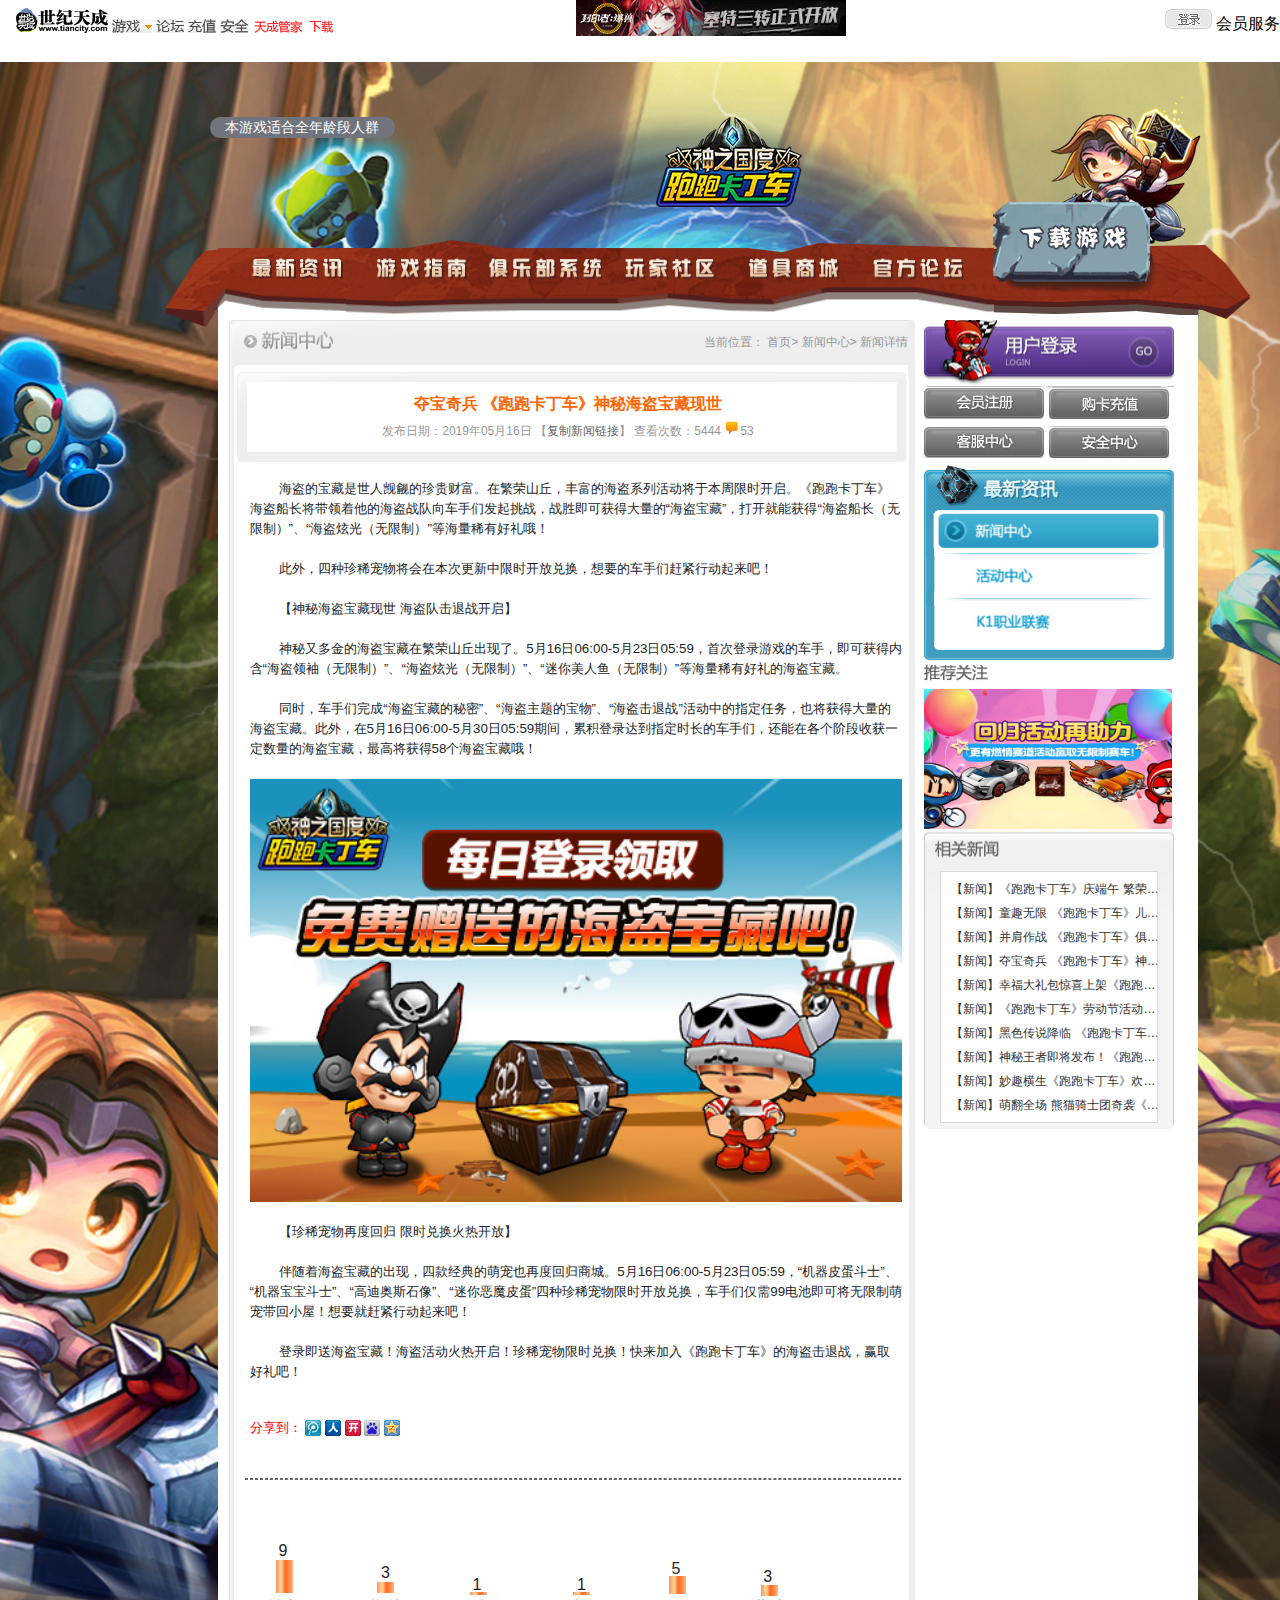
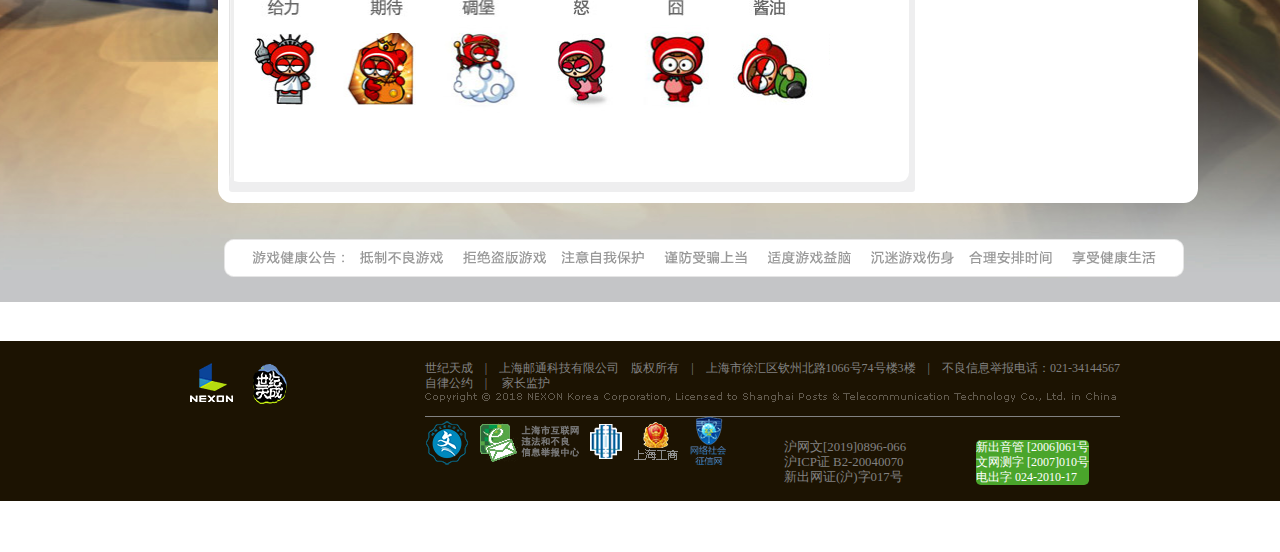
<file: 泡泡卡丁车项目网页/html/home_page_news_3.html>
<!DOCTYPE html>
<html lang="en">
<head>
    <meta charset="UTF-8">
    <meta name="viewport" content="width=device-width, initial-scale=1.0">
    <meta http-equiv="X-UA-Compatible" content="ie=edge">
    <title>《跑跑卡丁车》-官方网站-全民漂移！关注官方网站了解最新游戏资讯</title>
    <link rel="stylesheet" href="../css/bootstrap.css">
    <script src="../js/jquery.min.js"></script>
    <script src="../js/popper.min.js"></script>
    <script src="../js/bootstrap.min.js"></script>
    <link rel="stylesheet" href="../css/home_page_news.css">
</head>
<body>
    <header>
        <iframe src="header.html" frameborder="0" width=100% height="54px"></iframe>
    </header>
    <div class="bg">
        <div class="container">
            <div class="msg">
                <span>本游戏适合全年龄段人群</span>
                <a href="#" >
                    <img src="../image/home_page/logo(2).png">
                </a>
            </div>
            <div class="menu">
                <a href="#" class="zx">
                    <!-- 最新资讯 -->
                </a>
                <a href="#" class="zn">
                    <!-- 游戏指南 -->
                </a>
                <a href="#" class="xt">
                    <!-- 俱乐部系统 -->
                </a>
                <a href="#" class="sq">
                    <!-- 玩家社区 -->
                </a>
                <a href="#" class="dj">
                    <!-- 道具商城 -->
                </a>
                <a href="#" class="gf">
                    <!-- 官方论坛 -->
                </a>
                <a href="#" class="my_down">
                    <img src="../image/home_page/down-btn.png">
                </a>
            </div>
            <div class="my_bg">
                
            </div>
            <div class="middle">
                <div class="my_left">
                    <div class="news">
                        <div class="title">
                            <!-- 标题 -->
                            <h2>
                                <span class="news_title">
                                    <!-- 新闻标题图片背景 -->
                                </span>
                                <span class="navigation">
                                    当前位置：
                                    <a href="home_page.html">首页</a>>
                                    <a href="#">新闻中心</a>>
                                    <a href="#">新闻详情</a>
                                </span>
                            </h2>
                            <div class="my_news">
                                <div class="my_news_title">
                                    <h3 class="my_title">夺宝奇兵 《跑跑卡丁车》神秘海盗宝藏现世</h3>
                                    <h5 class="my_subhead ">
                                        <span>
                                            发布日期：2019年05月16日
                                        【<a href="#" class="copy">复制新闻链接</a>】
                                        </span>
                                        <span>
                                        查看次数：5444   </span>
                                    <span class="my_number">
                                        </span>53
                                    </h5>
                                </div>
                                <p class="article">
                                    &nbsp;&nbsp;&nbsp;&nbsp;&nbsp;&nbsp;&nbsp;&nbsp;海盗的宝藏是世人觊觎的珍贵财富。在繁荣山丘，丰富的海盗系列活动将于本周限时开启。《跑跑卡丁车》海盗船长将带领着他的海盗战队向车手们发起挑战，战胜即可获得大量的“海盗宝藏”，打开就能获得“海盗船长（无限制）”、“海盗炫光（无限制）”等海量稀有好礼哦！
                                    <br>
                                    <br>
                                    &nbsp;&nbsp;&nbsp;&nbsp;&nbsp;&nbsp;&nbsp;&nbsp;此外，四种珍稀宠物将会在本次更新中限时开放兑换，想要的车手们赶紧行动起来吧！
                                    <br>
                                    <br>

                                    &nbsp;&nbsp;&nbsp;&nbsp;&nbsp;&nbsp;&nbsp;&nbsp;【神秘海盗宝藏现世 海盗队击退战开启】
                                    <br>
                                    <br>
                                    &nbsp;&nbsp;&nbsp;&nbsp;&nbsp;&nbsp;&nbsp;&nbsp;神秘又多金的海盗宝藏在繁荣山丘出现了。5月16日06:00-5月23日05:59，首次登录游戏的车手，即可获得内含“海盗领袖（无限制）”、“海盗炫光（无限制）”、“迷你美人鱼（无限制）”等海量稀有好礼的海盗宝藏。
                                    <br>
                                    <br>
                                    &nbsp;&nbsp;&nbsp;&nbsp;&nbsp;&nbsp;&nbsp;&nbsp;同时，车手们完成“海盗宝藏的秘密”、“海盗主题的宝物”、“海盗击退战”活动中的指定任务，也将获得大量的海盗宝藏。此外，在5月16日06:00-5月30日05:59期间，累积登录达到指定时长的车手们，还能在各个阶段收获一定数量的海盗宝藏，最高将获得58个海盗宝藏哦！
                                    <br>
                                    <br>
                                    <img src="../image/news/new1/kart05161 (2).jpg" width="100%">
                                    <br>
                                    <br>
                                    &nbsp;&nbsp;&nbsp;&nbsp;&nbsp;&nbsp;&nbsp;&nbsp;【珍稀宠物再度回归 限时兑换火热开放】
                                    <br>
                                    <br>
                                    &nbsp;&nbsp;&nbsp;&nbsp;&nbsp;&nbsp;&nbsp;&nbsp;伴随着海盗宝藏的出现，四款经典的萌宠也再度回归商城。5月16日06:00-5月23日05:59，“机器皮蛋斗士”、“机器宝宝斗士”、“高迪奥斯石像”、“迷你恶魔皮蛋”四种珍稀宠物限时开放兑换，车手们仅需99电池即可将无限制萌宠带回小屋！想要就赶紧行动起来吧！
                                    <br>
                                    <br>
                                    &nbsp;&nbsp;&nbsp;&nbsp;&nbsp;&nbsp;&nbsp;&nbsp;登录即送海盗宝藏！海盗活动火热开启！珍稀宠物限时兑换！快来加入《跑跑卡丁车》的海盗击退战，赢取好礼吧！
                                    <br>
                                    <br>
                                    <p class="my_share">分享到：
                                        <a href="#">
                                            <img src="../image/news/new1/qqbg.jpg" >
                                        </a>
                                        <a href="#">
                                            
                                        </a>
                                        <a href="#">
                                            <img src="../image/news/new1/renrenbg.jpg">
                                        </a>
                                        <a href="#">
                                            <img src="../image/news/new1/kaixinbg.jpg">
                                        </a>
                                        <a href="#">
                                            <img src="../image/news/new1/baidubg.jpg">
                                        </a>
                                        <a href="#">
                                            <img src="../image/news/new1/qzbg.jpg">
                                        </a>
                                    </p>
                                    <br>
                                    <div class="line"></div>
                                </p>
                                <div class="newsCommentBar">
                                    <div class="my_number1">9</div>
                                    <div class="newsCommentBar1"></div>
                                    <div class="my_number2">3</div>
                                    <div class="newsCommentBar2"></div>
                                    <div class="my_number3">1</div>
                                    <div class="newsCommentBar3"></div>
                                    <div class="my_number4">1</div>
                                    <div class="newsCommentBar4"></div>
                                    <div class="my_number5">5</div>
                                    <div class="newsCommentBar5"></div>
                                    <div class="my_number6">3</div>
                                    <div class="newsCommentBar6"></div>
                                </div>
                                <div class="newsComment">
                                    <ul>
                                        <li> <a href="#" class="a1"></a></li>
                                        <li> <a href="#" class="a2"></a></li>
                                        <li> <a href="#" class="a3"></a></li>
                                        <li> <a href="#" class="a4"></a></li>
                                        <li> <a href="#" class="a5"></a></li>
                                        <li> <a href="#" class="a6"></a></li>
                                    </ul>
                                </div>
                            </div>
                    </div>
                    </div>
                </div>
                <div class="my_right">
                    <a href="#" class="login"><!---用户登录--></a>
                    <a href="#" class="vip"><!--会用注册--></a>
                    <a href="#" class="recharge"><!--购卡服务--></a>
                    <br>
                    <a href="#" class="service"><!--客服中心--></a>
                    <a href="#" class="safety"><!--安全中心--></a>
                    <div class="cebian">
                        <div>
                            <a href="#" class="consult">
                                <!-- 新闻中心 -->
                            </a>
                            <a href="#" class="consult1"></a>
                            <a href="#" class="consult2"></a>
                        </div>
                    </div>
                    <div class="recommend">
                        <div class="recommend1"></div>
                        <img src="../image/news/new1/kart06051 (1).jpg">
                    </div>
                    <div class="relatedTo">
                        <h3></h3>
                        <div>
                            <ul>
                                <li>
                                    <a href="#">【新闻】《跑跑卡丁车》庆端午 繁荣山丘龙舟赛开启</a>
                                </li>
                                <li>
                                    <a href="#">【新闻】童趣无限 《跑跑卡丁车》儿童节欢乐来袭</a>
                                </li>
                                <li>
                                    <a href="#">【新闻】并肩作战 《跑跑卡丁车》俱乐部专属活动上线</a>
                                </li>
                                <li>
                                    <a href="#">【新闻】夺宝奇兵 《跑跑卡丁车》神秘海盗宝藏现世</a>
                                </li>
                                <li>
                                    <a href="#">【新闻】幸福大礼包惊喜上架《跑跑卡丁车》熔岩 X热浪来袭</a>
                                </li>
                                <li>
                                    <a href="#">【新闻】《跑跑卡丁车》劳动节活动开启 宝石礼包1+1</a>
                                </li>
                                <li>
                                    <a href="#">【新闻】黑色传说降临 《跑跑卡丁车》黑骑士 X炫酷登场</a>
                                </li>
                                <li>
                                    <a href="#">【新闻】神秘王者即将发布！《跑跑卡丁车》俱乐部系统今日上线</a>
                                </li>
                                <li>
                                    <a href="#">【新闻】妙趣横生《跑跑卡丁车》欢乐钓鱼再度来袭</a>
                                </li>
                                <li>
                                    <a href="#">【新闻】萌翻全场 熊猫骑士团奇袭《跑跑卡丁车》</a>
                                </li>
                            </ul>
                        </div>
                    </div>
                    </div>
                </div>
            </div>
        </div>
        <div class="my_footer_img">
            <img src="../image/home_page/gameNotice.png" class="notice">
        </div>
    </div>
    <footer>
        <iframe src="footer.html" frameborder="0" width=100% height=204px></iframe>
    </footer>
</body>
</html>
</file>
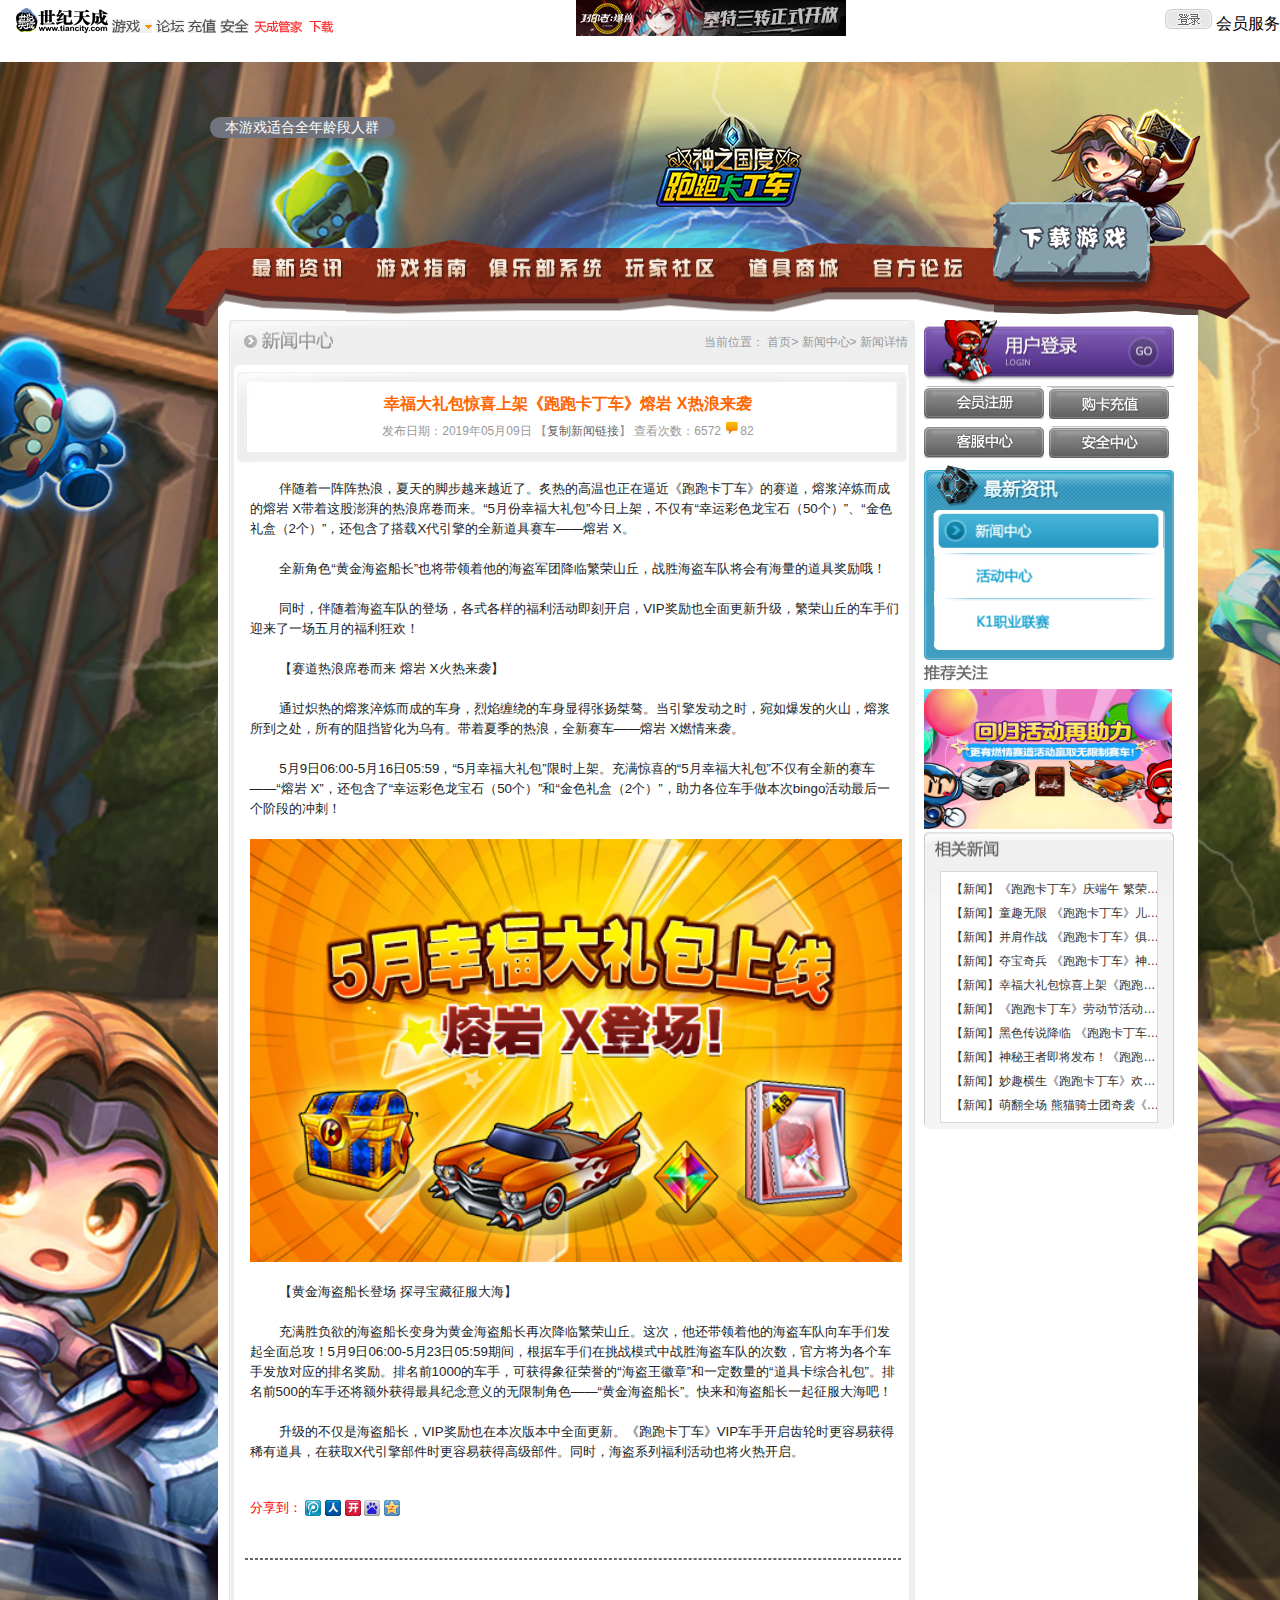
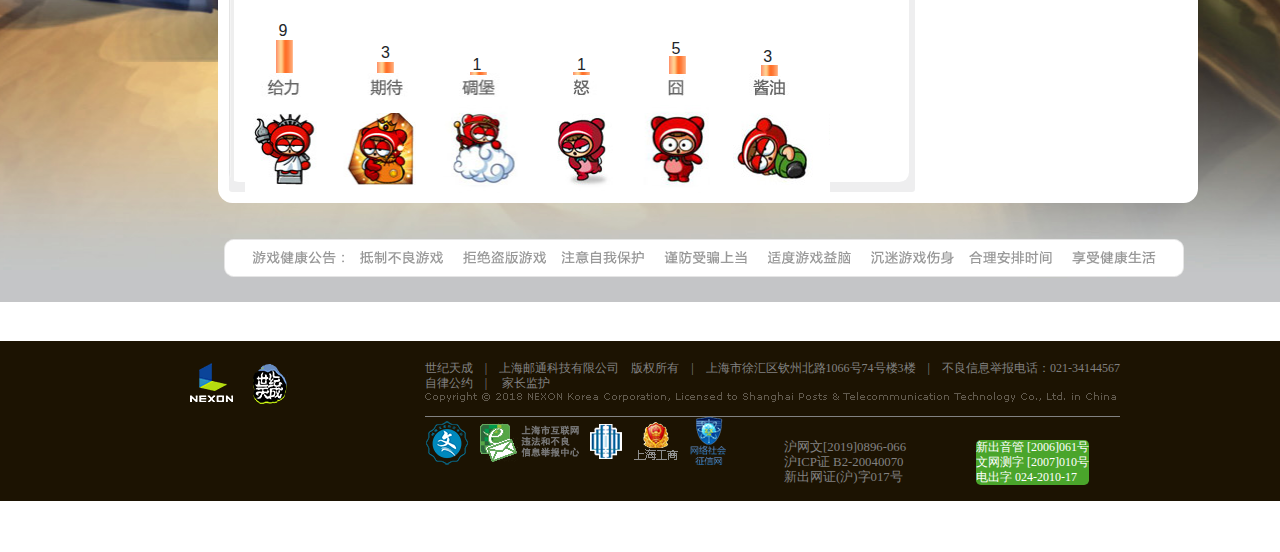
<file: 泡泡卡丁车项目网页/html/home_page_news_4.html>
<!DOCTYPE html>
<html lang="en">
<head>
    <meta charset="UTF-8">
    <meta name="viewport" content="width=device-width, initial-scale=1.0">
    <meta http-equiv="X-UA-Compatible" content="ie=edge">
    <title>《跑跑卡丁车》-官方网站-全民漂移！关注官方网站了解最新游戏资讯</title>
    <link rel="stylesheet" href="../css/bootstrap.css">
    <script src="../js/jquery.min.js"></script>
    <script src="../js/popper.min.js"></script>
    <script src="../js/bootstrap.min.js"></script>
    <link rel="stylesheet" href="../css/home_page_news.css">
</head>
<body>
    <header>
        <iframe src="header.html" frameborder="0" width=100% height="54px"></iframe>
    </header>
    <div class="bg">
        <div class="container">
            <div class="msg">
                <span>本游戏适合全年龄段人群</span>
                <a href="#" >
                    <img src="../image/home_page/logo(2).png">
                </a>
            </div>
            <div class="menu">
                <a href="#" class="zx">
                    <!-- 最新资讯 -->
                </a>
                <a href="#" class="zn">
                    <!-- 游戏指南 -->
                </a>
                <a href="#" class="xt">
                    <!-- 俱乐部系统 -->
                </a>
                <a href="#" class="sq">
                    <!-- 玩家社区 -->
                </a>
                <a href="#" class="dj">
                    <!-- 道具商城 -->
                </a>
                <a href="#" class="gf">
                    <!-- 官方论坛 -->
                </a>
                <a href="#" class="my_down">
                    <img src="../image/home_page/down-btn.png">
                </a>
            </div>
            <div class="my_bg">
                
            </div>
            <div class="middle">
                <div class="my_left">
                    <div class="news">
                        <div class="title">
                            <!-- 标题 -->
                            <h2>
                                <span class="news_title">
                                    <!-- 新闻标题图片背景 -->
                                </span>
                                <span class="navigation">
                                    当前位置：
                                    <a href="home_page.html">首页</a>>
                                    <a href="#">新闻中心</a>>
                                    <a href="#">新闻详情</a>
                                </span>
                            </h2>
                            <div class="my_news">
                                <div class="my_news_title">
                                    <h3 class="my_title">幸福大礼包惊喜上架《跑跑卡丁车》熔岩 X热浪来袭</h3>
                                    <h5 class="my_subhead ">
                                        <span>
                                            发布日期：2019年05月09日
                                        【<a href="#" class="copy">复制新闻链接</a>】
                                        </span>
                                        <span>
                                            查看次数：6572
                                        </span>
                                    <span class="my_number">
                                        </span>82
                                    </h5>
                                </div>
                                <p class="article">
                                    &nbsp;&nbsp;&nbsp;&nbsp;&nbsp;&nbsp;&nbsp;&nbsp;伴随着一阵阵热浪，夏天的脚步越来越近了。炙热的高温也正在逼近《跑跑卡丁车》的赛道，熔浆淬炼而成的熔岩 X带着这股澎湃的热浪席卷而来。“5月份幸福大礼包”今日上架，不仅有“幸运彩色龙宝石（50个）”、“金色礼盒（2个）”，还包含了搭载X代引擎的全新道具赛车——熔岩 X。
                                    <br>
                                    <br>
                                    &nbsp;&nbsp;&nbsp;&nbsp;&nbsp;&nbsp;&nbsp;&nbsp;全新角色“黄金海盗船长”也将带领着他的海盗军团降临繁荣山丘，战胜海盗车队将会有海量的道具奖励哦！
                                    <br>
                                    <br>

                                    &nbsp;&nbsp;&nbsp;&nbsp;&nbsp;&nbsp;&nbsp;&nbsp;同时，伴随着海盗车队的登场，各式各样的福利活动即刻开启，VIP奖励也全面更新升级，繁荣山丘的车手们迎来了一场五月的福利狂欢！
                                    <br>
                                    <br>
                                    &nbsp;&nbsp;&nbsp;&nbsp;&nbsp;&nbsp;&nbsp;&nbsp;【赛道热浪席卷而来 熔岩 X火热来袭】
                                    <br>
                                    <br>
                                    &nbsp;&nbsp;&nbsp;&nbsp;&nbsp;&nbsp;&nbsp;&nbsp;通过炽热的熔浆淬炼而成的车身，烈焰缠绕的车身显得张扬桀骜。当引擎发动之时，宛如爆发的火山，熔浆所到之处，所有的阻挡皆化为乌有。带着夏季的热浪，全新赛车——熔岩 X燃情来袭。
                                    <br>
                                    <br>
                                    &nbsp;&nbsp;&nbsp;&nbsp;&nbsp;&nbsp;&nbsp;&nbsp;5月9日06:00-5月16日05:59，“5月幸福大礼包”限时上架。充满惊喜的“5月幸福大礼包”不仅有全新的赛车——“熔岩 X”，还包含了“幸运彩色龙宝石（50个）”和“金色礼盒（2个）”，助力各位车手做本次bingo活动最后一个阶段的冲刺！
                                    <br>
                                    <br>
                                    <img src="../image/news/new1/kart050801.jpg" width="100%">
                                    <br>
                                    <br>
                                    &nbsp;&nbsp;&nbsp;&nbsp;&nbsp;&nbsp;&nbsp;&nbsp;【黄金海盗船长登场 探寻宝藏征服大海】
                                    <br>
                                    <br>
                                    &nbsp;&nbsp;&nbsp;&nbsp;&nbsp;&nbsp;&nbsp;&nbsp;充满胜负欲的海盗船长变身为黄金海盗船长再次降临繁荣山丘。这次，他还带领着他的海盗车队向车手们发起全面总攻！5月9日06:00-5月23日05:59期间，根据车手们在挑战模式中战胜海盗车队的次数，官方将为各个车手发放对应的排名奖励。排名前1000的车手，可获得象征荣誉的“海盗王徽章”和一定数量的“道具卡综合礼包”。排名前500的车手还将额外获得最具纪念意义的无限制角色——“黄金海盗船长”。快来和海盗船长一起征服大海吧！
                                    <br>
                                    <br>
                                    &nbsp;&nbsp;&nbsp;&nbsp;&nbsp;&nbsp;&nbsp;&nbsp;升级的不仅是海盗船长，VIP奖励也在本次版本中全面更新。《跑跑卡丁车》VIP车手开启齿轮时更容易获得稀有道具，在获取X代引擎部件时更容易获得高级部件。同时，海盗系列福利活动也将火热开启。
                                    <br>
                                    <br>
                                    <p class="my_share">分享到：
                                        <a href="#">
                                            <img src="../image/news/new1/qqbg.jpg" >
                                        </a>
                                        <a href="#">
                                            
                                        </a>
                                        <a href="#">
                                            <img src="../image/news/new1/renrenbg.jpg">
                                        </a>
                                        <a href="#">
                                            <img src="../image/news/new1/kaixinbg.jpg">
                                        </a>
                                        <a href="#">
                                            <img src="../image/news/new1/baidubg.jpg">
                                        </a>
                                        <a href="#">
                                            <img src="../image/news/new1/qzbg.jpg">
                                        </a>
                                    </p>
                                    <br>
                                    <div class="line"></div>
                                </p>
                                <div class="newsCommentBar">
                                    <div class="my_number1">9</div>
                                    <div class="newsCommentBar1"></div>
                                    <div class="my_number2">3</div>
                                    <div class="newsCommentBar2"></div>
                                    <div class="my_number3">1</div>
                                    <div class="newsCommentBar3"></div>
                                    <div class="my_number4">1</div>
                                    <div class="newsCommentBar4"></div>
                                    <div class="my_number5">5</div>
                                    <div class="newsCommentBar5"></div>
                                    <div class="my_number6">3</div>
                                    <div class="newsCommentBar6"></div>
                                </div>
                                <div class="newsComment">
                                    <ul>
                                        <li> <a href="#" class="a1"></a></li>
                                        <li> <a href="#" class="a2"></a></li>
                                        <li> <a href="#" class="a3"></a></li>
                                        <li> <a href="#" class="a4"></a></li>
                                        <li> <a href="#" class="a5"></a></li>
                                        <li> <a href="#" class="a6"></a></li>
                                    </ul>
                                </div>
                            </div>
                    </div>
                    </div>
                </div>
                <div class="my_right">
                    <a href="#" class="login"><!---用户登录--></a>
                    <a href="#" class="vip"><!--会用注册--></a>
                    <a href="#" class="recharge"><!--购卡服务--></a>
                    <br>
                    <a href="#" class="service"><!--客服中心--></a>
                    <a href="#" class="safety"><!--安全中心--></a>
                    <div class="cebian">
                        <div>
                            <a href="#" class="consult">
                                <!-- 新闻中心 -->
                            </a>
                            <a href="#" class="consult1"></a>
                            <a href="#" class="consult2"></a>
                        </div>
                    </div>
                    <div class="recommend">
                        <div class="recommend1"></div>
                        <img src="../image/news/new1/kart06051 (1).jpg">
                    </div>
                    <div class="relatedTo">
                        <h3></h3>
                        <div>
                            <ul>
                                <li>
                                    <a href="#">【新闻】《跑跑卡丁车》庆端午 繁荣山丘龙舟赛开启</a>
                                </li>
                                <li>
                                    <a href="#">【新闻】童趣无限 《跑跑卡丁车》儿童节欢乐来袭</a>
                                </li>
                                <li>
                                    <a href="#">【新闻】并肩作战 《跑跑卡丁车》俱乐部专属活动上线</a>
                                </li>
                                <li>
                                    <a href="#">【新闻】夺宝奇兵 《跑跑卡丁车》神秘海盗宝藏现世</a>
                                </li>
                                <li>
                                    <a href="#">【新闻】幸福大礼包惊喜上架《跑跑卡丁车》熔岩 X热浪来袭</a>
                                </li>
                                <li>
                                    <a href="#">【新闻】《跑跑卡丁车》劳动节活动开启 宝石礼包1+1</a>
                                </li>
                                <li>
                                    <a href="#">【新闻】黑色传说降临 《跑跑卡丁车》黑骑士 X炫酷登场</a>
                                </li>
                                <li>
                                    <a href="#">【新闻】神秘王者即将发布！《跑跑卡丁车》俱乐部系统今日上线</a>
                                </li>
                                <li>
                                    <a href="#">【新闻】妙趣横生《跑跑卡丁车》欢乐钓鱼再度来袭</a>
                                </li>
                                <li>
                                    <a href="#">【新闻】萌翻全场 熊猫骑士团奇袭《跑跑卡丁车》</a>
                                </li>
                            </ul>
                        </div>
                    </div>
                    </div>
                </div>
            </div>
        </div>
        <div class="my_footer_img">
            <img src="../image/home_page/gameNotice.png" class="notice">
        </div>
    </div>
    <footer>
        <iframe src="footer.html" frameborder="0" width=100% height=204px></iframe>
    </footer>
</body>
</html>
</file>
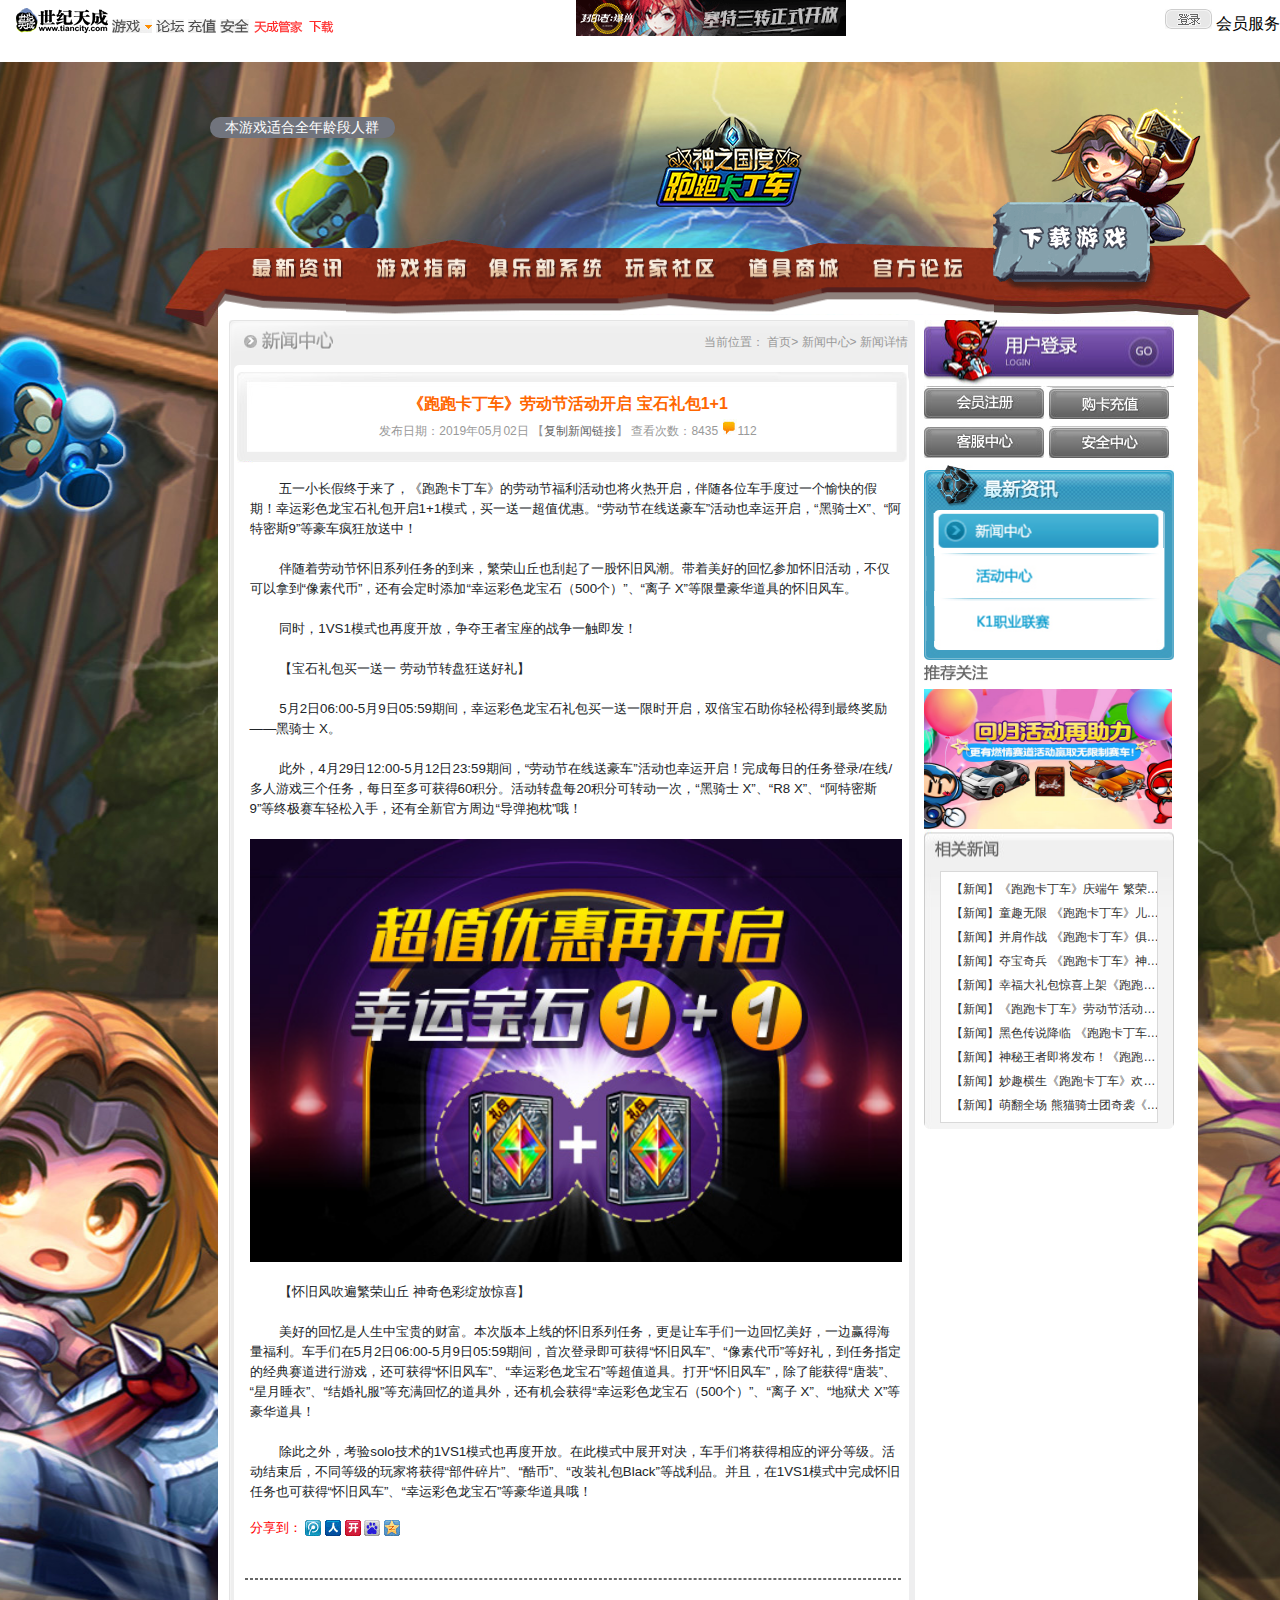
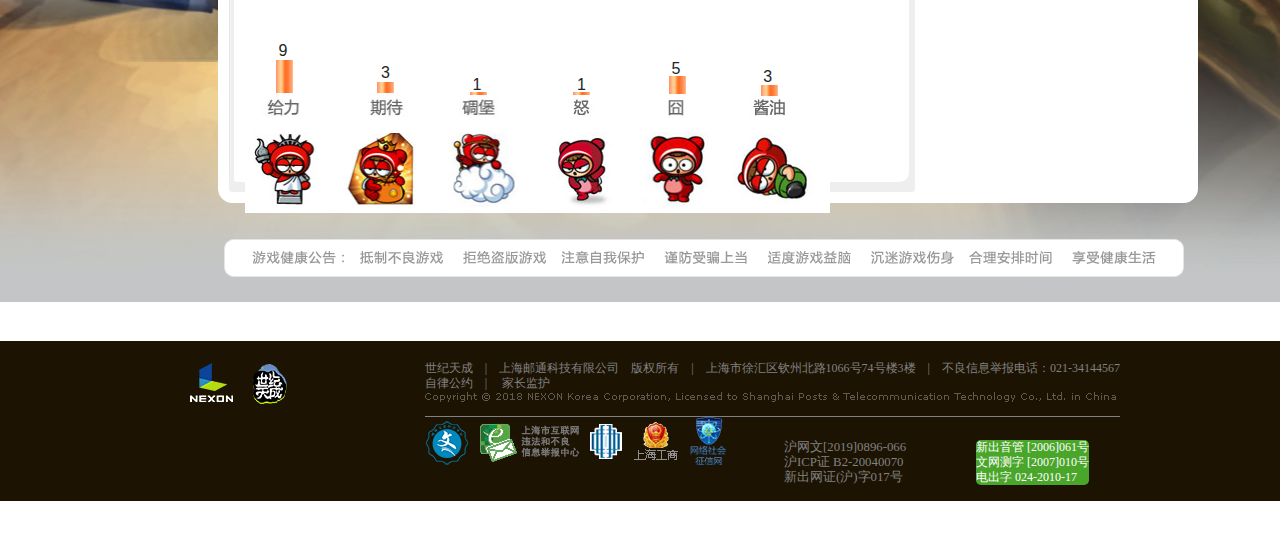
<file: 泡泡卡丁车项目网页/html/home_page_news_5.html>
<!DOCTYPE html>
<html lang="en">
<head>
    <meta charset="UTF-8">
    <meta name="viewport" content="width=device-width, initial-scale=1.0">
    <meta http-equiv="X-UA-Compatible" content="ie=edge">
    <title>《跑跑卡丁车》-官方网站-全民漂移！关注官方网站了解最新游戏资讯</title>
    <link rel="stylesheet" href="../css/bootstrap.css">
    <script src="../js/jquery.min.js"></script>
    <script src="../js/popper.min.js"></script>
    <script src="../js/bootstrap.min.js"></script>
    <link rel="stylesheet" href="../css/home_page_news.css">
</head>
<body>
    <header>
        <iframe src="header.html" frameborder="0" width=100% height="54px"></iframe>
    </header>
    <div class="bg">
        <div class="container">
            <div class="msg">
                <span>本游戏适合全年龄段人群</span>
                <a href="#" >
                    <img src="../image/home_page/logo(2).png">
                </a>
            </div>
            <div class="menu">
                <a href="#" class="zx">
                    <!-- 最新资讯 -->
                </a>
                <a href="#" class="zn">
                    <!-- 游戏指南 -->
                </a>
                <a href="#" class="xt">
                    <!-- 俱乐部系统 -->
                </a>
                <a href="#" class="sq">
                    <!-- 玩家社区 -->
                </a>
                <a href="#" class="dj">
                    <!-- 道具商城 -->
                </a>
                <a href="#" class="gf">
                    <!-- 官方论坛 -->
                </a>
                <a href="#" class="my_down">
                    <img src="../image/home_page/down-btn.png">
                </a>
            </div>
            <div class="my_bg">
                
            </div>
            <div class="middle">
                <div class="my_left">
                    <div class="news">
                        <div class="title">
                            <!-- 标题 -->
                            <h2>
                                <span class="news_title">
                                    <!-- 新闻标题图片背景 -->
                                </span>
                                <span class="navigation">
                                    当前位置：
                                    <a href="home_page.html">首页</a>>
                                    <a href="#">新闻中心</a>>
                                    <a href="#">新闻详情</a>
                                </span>
                            </h2>
                            <div class="my_news">
                                <div class="my_news_title">
                                    <h3 class="my_title">《跑跑卡丁车》劳动节活动开启 宝石礼包1+1</h3>
                                    <h5 class="my_subhead ">
                                        <span>
                                            发布日期：2019年05月02日
                                        【<a href="#" class="copy">复制新闻链接</a>】
                                        </span>
                                        <span>
                                            查看次数：8435
                                        </span>
                                    <span class="my_number">
                                        </span>112
                                    </h5>
                                </div>
                                <p class="article">
                                    &nbsp;&nbsp;&nbsp;&nbsp;&nbsp;&nbsp;&nbsp;&nbsp;五一小长假终于来了，《跑跑卡丁车》的劳动节福利活动也将火热开启，伴随各位车手度过一个愉快的假期！幸运彩色龙宝石礼包开启1+1模式，买一送一超值优惠。“劳动节在线送豪车”活动也幸运开启，“黑骑士X”、“阿特密斯9”等豪车疯狂放送中！
                                    <br>
                                    <br>
                                    &nbsp;&nbsp;&nbsp;&nbsp;&nbsp;&nbsp;&nbsp;&nbsp;伴随着劳动节怀旧系列任务的到来，繁荣山丘也刮起了一股怀旧风潮。带着美好的回忆参加怀旧活动，不仅可以拿到“像素代币”，还有会定时添加“幸运彩色龙宝石（500个）”、“离子 X”等限量豪华道具的怀旧风车。
                                    <br>
                                    <br>

                                    &nbsp;&nbsp;&nbsp;&nbsp;&nbsp;&nbsp;&nbsp;&nbsp;同时，1VS1模式也再度开放，争夺王者宝座的战争一触即发！
                                    <br>
                                    <br>
                                    &nbsp;&nbsp;&nbsp;&nbsp;&nbsp;&nbsp;&nbsp;&nbsp;【宝石礼包买一送一 劳动节转盘狂送好礼】
                                    <br>
                                    <br>
                                    &nbsp;&nbsp;&nbsp;&nbsp;&nbsp;&nbsp;&nbsp;&nbsp;5月2日06:00-5月9日05:59期间，幸运彩色龙宝石礼包买一送一限时开启，双倍宝石助你轻松得到最终奖励——黑骑士 X。
                                    <br>
                                    <br>
                                    &nbsp;&nbsp;&nbsp;&nbsp;&nbsp;&nbsp;&nbsp;&nbsp;此外，4月29日12:00-5月12日23:59期间，“劳动节在线送豪车”活动也幸运开启！完成每日的任务登录/在线/多人游戏三个任务，每日至多可获得60积分。活动转盘每20积分可转动一次，“黑骑士 X”、“R8 X”、“阿特密斯 9”等终极赛车轻松入手，还有全新官方周边“导弹抱枕”哦！
                                    <br>
                                    <br>
                                    <img src="../image/news/new1/kart04301.jpg" width="100%">
                                    <br>
                                    <br>
                                    &nbsp;&nbsp;&nbsp;&nbsp;&nbsp;&nbsp;&nbsp;&nbsp;【怀旧风吹遍繁荣山丘 神奇色彩绽放惊喜】
                                    <br>
                                    <br>
                                    &nbsp;&nbsp;&nbsp;&nbsp;&nbsp;&nbsp;&nbsp;&nbsp;美好的回忆是人生中宝贵的财富。本次版本上线的怀旧系列任务，更是让车手们一边回忆美好，一边赢得海量福利。车手们在5月2日06:00-5月9日05:59期间，首次登录即可获得“怀旧风车”、“像素代币”等好礼，到任务指定的经典赛道进行游戏，还可获得“怀旧风车”、“幸运彩色龙宝石”等超值道具。打开“怀旧风车”，除了能获得“唐装”、“星月睡衣”、“结婚礼服”等充满回忆的道具外，还有机会获得“幸运彩色龙宝石（500个）”、“离子 X”、“地狱犬 X”等豪华道具！
                                    <br>
                                    <br>
                                    &nbsp;&nbsp;&nbsp;&nbsp;&nbsp;&nbsp;&nbsp;&nbsp;除此之外，考验solo技术的1VS1模式也再度开放。在此模式中展开对决，车手们将获得相应的评分等级。活动结束后，不同等级的玩家将获得“部件碎片”、“酷币”、“改装礼包Black”等战利品。并且，在1VS1模式中完成怀旧任务也可获得“怀旧风车”、“幸运彩色龙宝石”等豪华道具哦！
                                    <p class="my_share">分享到：
                                        <a href="#">
                                            <img src="../image/news/new1/qqbg.jpg" >
                                        </a>
                                        <a href="#">
                                            
                                        </a>
                                        <a href="#">
                                            <img src="../image/news/new1/renrenbg.jpg">
                                        </a>
                                        <a href="#">
                                            <img src="../image/news/new1/kaixinbg.jpg">
                                        </a>
                                        <a href="#">
                                            <img src="../image/news/new1/baidubg.jpg">
                                        </a>
                                        <a href="#">
                                            <img src="../image/news/new1/qzbg.jpg">
                                        </a>
                                    </p>
                                    <br>
                                    <div class="line"></div>
                                </p>
                                <div class="newsCommentBar">
                                    <div class="my_number1">9</div>
                                    <div class="newsCommentBar1"></div>
                                    <div class="my_number2">3</div>
                                    <div class="newsCommentBar2"></div>
                                    <div class="my_number3">1</div>
                                    <div class="newsCommentBar3"></div>
                                    <div class="my_number4">1</div>
                                    <div class="newsCommentBar4"></div>
                                    <div class="my_number5">5</div>
                                    <div class="newsCommentBar5"></div>
                                    <div class="my_number6">3</div>
                                    <div class="newsCommentBar6"></div>
                                </div>
                                <div class="newsComment">
                                    <ul>
                                        <li> <a href="#" class="a1"></a></li>
                                        <li> <a href="#" class="a2"></a></li>
                                        <li> <a href="#" class="a3"></a></li>
                                        <li> <a href="#" class="a4"></a></li>
                                        <li> <a href="#" class="a5"></a></li>
                                        <li> <a href="#" class="a6"></a></li>
                                    </ul>
                                </div>
                            </div>
                    </div>
                    </div>
                </div>
                <div class="my_right">
                    <a href="#" class="login"><!---用户登录--></a>
                    <a href="#" class="vip"><!--会用注册--></a>
                    <a href="#" class="recharge"><!--购卡服务--></a>
                    <br>
                    <a href="#" class="service"><!--客服中心--></a>
                    <a href="#" class="safety"><!--安全中心--></a>
                    <div class="cebian">
                        <div>
                            <a href="#" class="consult">
                                <!-- 新闻中心 -->
                            </a>
                            <a href="#" class="consult1"></a>
                            <a href="#" class="consult2"></a>
                        </div>
                    </div>
                    <div class="recommend">
                        <div class="recommend1"></div>
                        <img src="../image/news/new1/kart06051 (1).jpg">
                    </div>
                    <div class="relatedTo">
                        <h3></h3>
                        <div>
                            <ul>
                                <li>
                                    <a href="#">【新闻】《跑跑卡丁车》庆端午 繁荣山丘龙舟赛开启</a>
                                </li>
                                <li>
                                    <a href="#">【新闻】童趣无限 《跑跑卡丁车》儿童节欢乐来袭</a>
                                </li>
                                <li>
                                    <a href="#">【新闻】并肩作战 《跑跑卡丁车》俱乐部专属活动上线</a>
                                </li>
                                <li>
                                    <a href="#">【新闻】夺宝奇兵 《跑跑卡丁车》神秘海盗宝藏现世</a>
                                </li>
                                <li>
                                    <a href="#">【新闻】幸福大礼包惊喜上架《跑跑卡丁车》熔岩 X热浪来袭</a>
                                </li>
                                <li>
                                    <a href="#">【新闻】《跑跑卡丁车》劳动节活动开启 宝石礼包1+1</a>
                                </li>
                                <li>
                                    <a href="#">【新闻】黑色传说降临 《跑跑卡丁车》黑骑士 X炫酷登场</a>
                                </li>
                                <li>
                                    <a href="#">【新闻】神秘王者即将发布！《跑跑卡丁车》俱乐部系统今日上线</a>
                                </li>
                                <li>
                                    <a href="#">【新闻】妙趣横生《跑跑卡丁车》欢乐钓鱼再度来袭</a>
                                </li>
                                <li>
                                    <a href="#">【新闻】萌翻全场 熊猫骑士团奇袭《跑跑卡丁车》</a>
                                </li>
                            </ul>
                        </div>
                    </div>
                    </div>
                </div>
            </div>
        </div>
        <div class="my_footer_img">
            <img src="../image/home_page/gameNotice.png" class="notice">
        </div>
    </div>
    <footer>
        <iframe src="footer.html" frameborder="0" width=100% height=204px></iframe>
    </footer>
</body>
</html>
</file>
<file: 泡泡卡丁车项目网页/css/index.css>
/*清零所有边距*/
* {
    margin: 0;
    padding: 0;
}

/*设置头部*/
.header {
    width: 100%;
    height: 2.7rem;
    background: url(../image/index/bg.gif);

}

#a1 {
    display: inline-block;
    background: url(../image/index/split.jpg);
    width: 10px;
    height: 10px;
}

/*设置头部ul*/
.header>div>ul {
    display: flex;
    justify-content: center;
    list-style: none;
}

/*设置头部ul中的a*/
.header>div>ul>li>a {
    display: block;
    width: 5.5rem;
    line-height: 2.7rem;
    color: #fff;
    text-decoration: none;
    font-size: 0.8rem;
}

/* .header>div>ul>li>img{
    float: left;
    padding: 0rem 0.8rem;
} */
/*头部导航栏竖线*/
/* .header>div>ul>li>span{
    width: 1px;
    height: 43px;
    background: url(../image/index/split.jpg) no-repeat;
} */

.bg {
    width: 104.45rem;
    position: absolute;
    left: 50%;
    margin-left: -60rem;
}

.bg div {
    height: 6.2rem;
}

/*设置nav1位置*/
.my_nav1 {
    position: absolute;
    top: 12rem;
    left: 27rem;
}

/*设置nav1-5背景图片位移*/
.nav1 {
    background: url(../image/index/nav.png) no-repeat;
    display: block;
    width: 15rem;
    height: 6rem;
    text-align: center;
    line-height: 6rem;
}

.nav1:hover {
    background-position: 0rem -18.5rem;
}

.nav2 {
    background: url(../image/index/nav.png) no-repeat;
    background-position: -15.2rem 0;
    position: absolute;
    display: block;
    width: 15rem;
    height: 6rem;
    text-align: center;
    line-height: 6rem;
    top: 0rem;
    left: 15rem;
}

.nav2:hover {
    background-position: -15.2rem -18.5rem;
}

.nav3 {
    background: url(../image/index/nav.png) no-repeat;
    background-position: 0 -6rem;
    position: absolute;
    display: block;
    width: 15rem;
    height: 6rem;
    text-align: center;
    line-height: 6rem;
    top: 6rem;
    left: 0rem;
}

.nav3:hover {
    background-position: 0rem -24.5rem;
}

.nav4 {
    background: url(../image/index/nav.png) no-repeat;
    background-position: -15.2rem -6rem;
    position: absolute;
    display: block;
    width: 15rem;
    height: 6rem;
    text-align: center;
    line-height: 6rem;
    top: 6rem;
    left: 15rem;
}

.nav4:hover {
    background-position: -15.2rem -24.5rem;
}

.nav5 {
    background: url(../image/index/nav.png) no-repeat;
    background-position: 0rem -12.2rem;
    position: absolute;
    display: block;
    width: 15rem;
    height: 6rem;
    text-align: center;
    line-height: 6rem;
    top: 12rem;
    left: 0;
}

.nav5:hover {
    background-position: 0rem -30.7rem;
}

/*设置logo位置*/
.my_logo {
    position: absolute;
    top: 2.4rem;
    left: 28.8rem
}

/*设置car1-2的位置*/
.car1 {
    position: absolute;
    top: 30.4rem;
    left: 21rem;
}

.car2 {
    position: absolute;
    top: 8rem;
    left: 56rem;
}

/*插入背景图片*/
.bg1 {
    width: 109.4rem;
    background: url(../image/index/bg1.jpg) no-repeat
}

.bg2 {
    width: 109.4rem;
    background: url(../image/index/bg2.jpg) no-repeat
}

.bg3 {
    width: 109.4rem;
    background: url(../image/index/bg3.jpg) no-repeat
}

.bg4 {
    width: 109.4rem;
    background: url(../image/index/bg4.jpg) no-repeat
}

.bg5 {
    width: 109.4rem;
    background: url(../image/index/bg5.jpg) no-repeat
}

.bg6 {
    width: 109.4rem;
    background: url(../image/index/bg6.jpg) no-repeat
}

.bg7 {
    width: 109.4rem;
    background: url(../image/index/bg7.jpg) no-repeat
}

.bg8 {
    width: 109.4rem;
    background: url(../image/index/bg8.jpg) no-repeat
}

.bg9 {
    width: 109.4rem;
    background: url(../image/index/bg9.jpg) no-repeat
}

.bg10 {
    width: 109.4rem;
    background: url(../image/index/bg10.jpg) no-repeat
}

/*设置脚部*/
.footer {
    position: absolute;
    top: 60rem;
    width: 100%;
    height: 10rem;
    background: #1c1302;
}

/*设置脚部div位置*/
.my_footer {
    margin: 0 auto;
    width: 960px;
    padding: 20px 20px 0px;
    height: 10rem;
    line-height: 15px;
    clear: both;
    font-size: 12px;
    color: #818181;
}

/*脚部信息左浮动*/
.footer_msg {
    float: right;
}

/**/
.footer_msg>a {
    text-decoration: none;
    color: #818181;
}

.my_img {
    padding: 0 0 0.6rem 0;
    border-bottom: 1px solid #818181;
}

/*下面图片左外边距*/
.footer_logo>a {
    margin-right: 0.5rem;
}

.footer_text1 {
    position: absolute;
    top: 6.2rem;
    left: 49rem;
    list-style: none;
}

.footer_text1>li>a {
    text-decoration: none;
    color: #818181;
    font-size: 0.8rem;
}

.footer_text2 {
    position: absolute;
    top: 6.2rem;
    left: 58rem;
    list-style: none;
    background-color: #4aa52b;
    color: #fff;
    border-radius: 0.3rem;
    -webkit-border-radius: 0.3rem;
    -moz-border-radius: 0.3rem;
    -ms-border-radius: 0.3rem;
    -o-border-radius: 0.3rem;
}
</file>
<file: 泡泡卡丁车项目网页/css/activity.css>
/*清零所有边距*/
* {
    margin: 0;
    padding: 0;
}

/*设置头部*/
.header {
    width: 100%;
    height: 2.7rem;
    background: url(../image/index/bg.gif);

}

#a1 {
    display: inline-block;
    background: url(../image/index/split.jpg);
    width: 10px;
    height: 10px;
}

/*设置头部ul*/
.header>div>ul {
    display: flex;
    justify-content: center;
    list-style: none;
}

/*设置头部ul中的a*/
.header>div>ul>li>a {
    display: block;
    width: 5.5rem;
    line-height: 2.7rem;
    color: #fff;
    text-decoration: none;
    font-size: 0.8rem;
}

/* .header>div>ul>li>img{
    float: left;
    padding: 0rem 0.8rem;
} */
/*头部导航栏竖线*/
/* .header>div>ul>li>span{
    width: 1px;
    height: 43px;
    background: url(../image/index/split.jpg) no-repeat;
} */
.logo {
    position: absolute;
    background: url(../image/activity/activity1/logo.png) no-repeat;
    display: inline-block;
    width: 100px;
    height: 100px;
    top: 4rem;
    left: 15rem;
    z-index: 1;
}

.bg {
    width: 104.45rem;
    position: absolute;
    left: 50%;
    margin-left: -60rem;
}

.bg div {
    height: 26.6rem;
}

/*插入背景图片*/
.bg1 {
    width: 109.4rem;
    background: url(../image/activity/activity1/bg_01.jpg) no-repeat
}

.bg2 {
    width: 109.4rem;
    background: url(../image/activity/activity1/bg_02.jpg) no-repeat
}

.bg3 {
    width: 109.4rem;
    background: url(../image/activity/activity1/bg_03.jpg) no-repeat
}

.bg4 {
    width: 109.4rem;
    background: url(../image/activity/activity1/bg_04.jpg) no-repeat
}

.bg5 {
    width: 109.4rem;
    background: url(../image/activity/activity1/bg_05.jpg) no-repeat
}

.bg6 {
    width: 109.4rem;
    background: url(../image/activity/activity1/bg_06.jpg) no-repeat
}

.bg7 {
    width: 109.4rem;
    background: url(../image/activity/activity1/bg_07.jpg) no-repeat
}

.bg8 {
    width: 109.4rem;
    background: url(../image/activity/activity1/bg_08.jpg) no-repeat
}

.bg9 {
    width: 109.4rem;
    background: url(../image/activity/activity1/bg_09.jpg) no-repeat
}

.bg10 {
    width: 109.4rem;
    background: url(../image/activity/activity1/bg_10.jpg) no-repeat
}

/*设置脚部*/
.footer {
    position: absolute;
    top: 268.7rem;
    width: 100%;
    height: 10rem;
    background: #1c1302;
}

/*设置脚部div位置*/
.my_footer {
    margin: 0 auto;
    width: 960px;
    padding: 20px 20px 0px;
    height: 10rem;
    line-height: 15px;
    clear: both;
    font-size: 12px;
    color: #818181;
}

/*脚部信息左浮动*/
.footer_msg {
    float: right;
}

/**/
.footer_msg>a {
    text-decoration: none;
    color: #818181;
}

.my_img {
    padding: 0 0 0.6rem 0;
    border-bottom: 1px solid #818181;
}

/*下面图片左外边距*/
.footer_logo>a {
    margin-right: 0.5rem;
}

.footer_text1 {
    position: absolute;
    top: 6.2rem;
    left: 49rem;
    list-style: none;
}

.footer_text1>li>a {
    text-decoration: none;
    color: #818181;
    font-size: 0.8rem;
}

.footer_text2 {
    position: absolute;
    top: 6.2rem;
    left: 58rem;
    list-style: none;
    background-color: #4aa52b;
    color: #fff;
    border-radius: 0.3rem;
    -webkit-border-radius: 0.3rem;
    -moz-border-radius: 0.3rem;
    -ms-border-radius: 0.3rem;
    -o-border-radius: 0.3rem;
}
</file>
<file: 泡泡卡丁车项目网页/css/activity2.css>
/*清零所有边距*/
* {
    margin: 0;
    padding: 0;
}

/*设置头部*/
.header {
    width: 100%;
    height: 2.7rem;
    background: url(../image/index/bg.gif);

}

#a1 {
    display: inline-block;
    background: url(../image/index/split.jpg);
    width: 10px;
    height: 10px;
}

/*设置头部ul*/
.header>div>ul {
    display: flex;
    justify-content: center;
    list-style: none;
}

/*设置头部ul中的a*/
.header>div>ul>li>a {
    display: block;
    width: 5.5rem;
    line-height: 2.7rem;
    color: #fff;
    text-decoration: none;
    font-size: 0.8rem;
}

/* .header>div>ul>li>img{
    float: left;
    padding: 0rem 0.8rem;
} */
/*头部导航栏竖线*/
/* .header>div>ul>li>span{
    width: 1px;
    height: 43px;
    background: url(../image/index/split.jpg) no-repeat;
} */
.logo {
    position: absolute;
    background: url(../image/activity/activity2/logo.png) no-repeat;
    display: inline-block;
    width: 300px;
    height: 100px;
    top: 4rem;
    left: 15rem;
    z-index: 1;
}

.nav1,
.nav2 {
    position: absolute;
    display: inline-block;
    z-index: 1;
    background: url(../image/activity/activity2/btn_nav.png) no-repeat;
}

.nav1 {
    width: 373px;
    height: 105.2px;
    background-position: 1.7rem 1.4rem;
    top: 28rem;
    left: 23rem;
}

.nav1:hover {
    background-position: 1.7rem -5.2rem;
    top: 28.93rem;
}

.nav2 {
    width: 373px;
    height: 105.2px;
    background-position: -19.8rem 1rem;
    top: 28rem;
    left: 49rem;
}

.nav2:hover {
    background-position: -21.5rem -5.1rem;
    top: 28.5rem;
    left: 50.7rem;
}

.bg {
    width: 104.45rem;
    position: absolute;
    left: 50%;
    margin-left: -60rem;
}

.bg div {
    height: 21.2rem;
}

/*插入背景图片*/
.bg1 {
    width: 109.4rem;
    background: url(../image/activity/activity2/bg_item_01.jpg) no-repeat
}

.bg2 {
    width: 109.4rem;
    background: url(../image/activity/activity2/bg_item_02.jpg) no-repeat
}

.bg3 {
    width: 109.4rem;
    background: url(../image/activity/activity2/bg_item_03.jpg) no-repeat
}

.bg4 {
    width: 109.4rem;
    background: url(../image/activity/activity2/bg_item_04.jpg) no-repeat
}

.bg5 {
    width: 109.4rem;
    background: url(../image/activity/activity2/bg_item_05.jpg) no-repeat
}

.bg6 {
    width: 109.4rem;
    background: url(../image/activity/activity2/bg_item_06.jpg) no-repeat
}

.bg7 {
    width: 109.4rem;
    background: url(../image/activity/activity2/bg_item_07.jpg) no-repeat
}

.bg8 {
    width: 109.4rem;
    background: url(../image/activity/activity2/bg_item_08.jpg) no-repeat
}

.bg9 {
    width: 109.4rem;
    background: url(../image/activity/activity2/bg_item_09.jpg) no-repeat
}

.bg10 {
    width: 109.4rem;
    background: url(../image/activity/activity2/bg_item_10.jpg) no-repeat
}

/*设置脚部*/
.footer {
    position: absolute;
    top: 214.7rem;
    width: 100%;
    height: 10rem;
    background: #1c1302;
}

/*设置脚部div位置*/
.my_footer {
    margin: 0 auto;
    width: 960px;
    padding: 20px 20px 0px;
    height: 10rem;
    line-height: 15px;
    clear: both;
    font-size: 12px;
    color: #818181;
}

/*脚部信息左浮动*/
.footer_msg {
    float: right;
}

/**/
.footer_msg>a {
    text-decoration: none;
    color: #818181;
}

.my_img {
    padding: 0 0 0.6rem 0;
    border-bottom: 1px solid #818181;
}

/*下面图片左外边距*/
.footer_logo>a {
    margin-right: 0.5rem;
}

.footer_text1 {
    position: absolute;
    top: 6.2rem;
    left: 49rem;
    list-style: none;
}

.footer_text1>li>a {
    text-decoration: none;
    color: #818181;
    font-size: 0.8rem;
}

.footer_text2 {
    position: absolute;
    top: 6.2rem;
    left: 58rem;
    list-style: none;
    background-color: #4aa52b;
    color: #fff;
    border-radius: 0.3rem;
    -webkit-border-radius: 0.3rem;
    -moz-border-radius: 0.3rem;
    -ms-border-radius: 0.3rem;
    -o-border-radius: 0.3rem;
}
</file>
<file: 泡泡卡丁车项目网页/css/activity3.css>
/*清零所有边距*/
* {
    margin: 0;
    padding: 0;
}

/*设置头部*/
.header {
    width: 100%;
    height: 2.7rem;
    background: url(../image/index/bg.gif);

}

#a1 {
    display: inline-block;
    background: url(../image/index/split.jpg);
    width: 10px;
    height: 10px;
}

/*设置头部ul*/
.header>div>ul {
    display: flex;
    justify-content: center;
    list-style: none;
}

/*设置头部ul中的a*/
.header>div>ul>li>a {
    display: block;
    width: 5.5rem;
    line-height: 2.7rem;
    color: #fff;
    text-decoration: none;
    font-size: 0.8rem;
}

/* .header>div>ul>li>img{
    float: left;
    padding: 0rem 0.8rem;
} */
/*头部导航栏竖线*/
/* .header>div>ul>li>span{
    width: 1px;
    height: 43px;
    background: url(../image/index/split.jpg) no-repeat;
} */
.logo {
    position: absolute;
    background: url(../image/activity/activity3/logo.png) no-repeat;
    display: inline-block;
    width: 300px;
    height: 100px;
    top: 4rem;
    left: 15rem;
    z-index: 1;
}

.nav1,
.nav2 {
    position: absolute;
    display: inline-block;
    z-index: 1;
    background: url(../image/activity/activity3/btn_nav.png) no-repeat;
}

.nav1 {
    width: 373px;
    height: 105.2px;
    background-position: 1.7rem 1.4rem;
    top: 28rem;
    left: 23rem;
}

.nav1:hover {
    background-position: 1.7rem -5.2rem;
    top: 28.93rem;
}

.nav2 {
    width: 373px;
    height: 105.2px;
    background-position: -19.8rem 1rem;
    top: 28rem;
    left: 49rem;
}

.nav2:hover {
    background-position: -21.5rem -5.1rem;
    top: 28.5rem;
    left: 50.7rem;
}

.bg {
    width: 104.45rem;
    position: absolute;
    left: 50%;
    margin-left: -60rem;
}

.bg div {
    height: 17.8rem;
}

/*插入背景图片*/
.bg1 {
    width: 109.4rem;
    background: url(../image/activity/activity3/bg_evt_01.jpg) no-repeat
}

.bg2 {
    width: 109.4rem;
    background: url(../image/activity/activity3/bg_evt_02.jpg) no-repeat
}

.bg3 {
    width: 109.4rem;
    background: url(../image/activity/activity3/bg_evt_03.jpg) no-repeat
}

.bg4 {
    width: 109.4rem;
    background: url(../image/activity/activity3/bg_evt_04.jpg) no-repeat
}

.bg5 {
    width: 109.4rem;
    background: url(../image/activity/activity3/bg_evt_05.jpg) no-repeat
}

.bg6 {
    width: 109.4rem;
    background: url(../image/activity/activity3/bg_evt_06.jpg) no-repeat
}

.bg7 {
    width: 109.4rem;
    background: url(../image/activity/activity3/bg_evt_07.jpg) no-repeat
}

.bg8 {
    width: 109.4rem;
    background: url(../image/activity/activity3/bg_evt_08.jpg) no-repeat
}

.bg9 {
    width: 109.4rem;
    background: url(../image/activity/activity3/bg_evt_09.jpg) no-repeat
}

.bg10 {
    width: 109.4rem;
    background: url(../image/activity/activity3/bg_evt_10.jpg) no-repeat
}

.bg11 {
    width: 109.4rem;
    background: url(../image/activity/activity3/bg_evt_11.jpg) no-repeat
}

.bg12 {
    width: 109.4rem;
    background: url(../image/activity/activity3/bg_evt_12.jpg) no-repeat
}

.bg13 {
    width: 109.4rem;
    background: url(../image/activity/activity3/bg_evt_13.jpg) no-repeat
}

.bg14 {
    width: 109.4rem;
    background: url(../image/activity/activity3/bg_evt_14.jpg) no-repeat
}

.bg15 {
    width: 109.4rem;
    background: url(../image/activity/activity3/bg_evt_15.jpg) no-repeat
}

.bg16 {
    width: 109.4rem;
    background: url(../image/activity/activity3/bg_evt_16.jpg) no-repeat
}

.bg17 {
    width: 109.4rem;
    background: url(../image/activity/activity3/bg_evt_17.jpg) no-repeat
}

.bg18 {
    width: 109.4rem;
    background: url(../image/activity/activity3/bg_evt_18.jpg) no-repeat
}

.bg19 {
    width: 109.4rem;
    background: url(../image/activity/activity3/bg_evt_19.jpg) no-repeat
}

.bg20 {
    width: 109.4rem;
    background: url(../image/activity/activity3/bg_evt_20.jpg) no-repeat
}

.bg21 {
    width: 109.4rem;
    background: url(../image/activity/activity3/bg_evt_21.jpg) no-repeat
}

.bg22 {
    width: 109.4rem;
    background: url(../image/activity/activity3/bg_evt_22.jpg) no-repeat
}

.bg23 {
    width: 109.4rem;
    background: url(../image/activity/activity3/bg_evt_23.jpg) no-repeat
}

.bg24 {
    width: 109.4rem;
    background: url(../image/activity/activity3/bg_evt_24.jpg) no-repeat
}

.bg25 {
    width: 109.4rem;
    background: url(../image/activity/activity3/bg_evt_25.jpg) no-repeat
}

/*设置脚部*/
.footer {
    position: absolute;
    top: 447.7rem;
    width: 100%;
    height: 10rem;
    background: #1c1302;
}

/*设置脚部div位置*/
.my_footer {
    margin: 0 auto;
    width: 960px;
    padding: 20px 20px 0px;
    height: 10rem;
    line-height: 15px;
    clear: both;
    font-size: 12px;
    color: #818181;
}

/*脚部信息左浮动*/
.footer_msg {
    float: right;
}

/**/
.footer_msg>a {
    text-decoration: none;
    color: #818181;
}

.my_img {
    padding: 0 0 0.6rem 0;
    border-bottom: 1px solid #818181;
}

/*下面图片左外边距*/
.footer_logo>a {
    margin-right: 0.5rem;
}

.footer_text1 {
    position: absolute;
    top: 6.2rem;
    left: 49rem;
    list-style: none;
}

.footer_text1>li>a {
    text-decoration: none;
    color: #818181;
    font-size: 0.8rem;
}

.footer_text2 {
    position: absolute;
    top: 6.2rem;
    left: 58rem;
    list-style: none;
    background-color: #4aa52b;
    color: #fff;
    border-radius: 0.3rem;
    -webkit-border-radius: 0.3rem;
    -moz-border-radius: 0.3rem;
    -ms-border-radius: 0.3rem;
    -o-border-radius: 0.3rem;
}
</file>
<file: 泡泡卡丁车项目网页/css/footer.css>
* {
    margin: 0;
    padding: 0;
}

a {
    text-decoration: none;
}

/*设置脚部*/
.footer {
    width: 100%;
    height: 10rem;
    background: #1c1302;
}

/*设置脚部div位置*/
.my_footer {
    margin: 0 auto;
    width: 960px;
    padding: 20px 20px 0px;
    height: 10rem;
    line-height: 15px;
    clear: both;
    font-size: 12px;
    color: #818181;
}

/*脚部信息左浮动*/
.footer_msg {
    float: right;
}

/**/
.footer_msg>a {
    text-decoration: none;
    color: #818181;
}

.my_img {
    padding: 0 0 0.6rem 0;
    border-bottom: 1px solid #818181;
}

/*下面图片左外边距*/
.footer_logo>a {
    margin-right: 0.5rem;
}

.footer_text1 {
    position: absolute;
    top: 6.2rem;
    left: 49rem;
    list-style: none;
}

.footer_text1>li>a {
    text-decoration: none;
    color: #818181;
    font-size: 0.8rem;
}

.footer_text2 {
    padding: 0;
    position: absolute;
    top: 6.2rem;
    left: 61rem;
    list-style: none;
    background-color: #4aa52b;
    color: #fff;
    border-radius: 0.3rem;
    -webkit-border-radius: 0.3rem;
    -moz-border-radius: 0.3rem;
    -ms-border-radius: 0.3rem;
    -o-border-radius: 0.3rem;
}
</file>
<file: 泡泡卡丁车项目网页/css/header.css>
* {
    margin: 0;
    padding: 0;
}

a {
    text-decoration: none;
}

.header {
    position: absolute;
    top: 0.5rem;
    left: 1rem;
}

.header_footer {
    float: right;
    line-height: 3rem;
    color: black;
}

.recommend {
    position: absolute;
    left: 36rem;
}
</file>
<file: 泡泡卡丁车项目网页/css/home_page.css>
* {
    margin: 0;
    padding: 0;
}

/*设置背景图片*/
.bg {
    background: url(../image/home_page/kr181212bg.jpg) no-repeat;
    width: 100%;
    height: 115.1rem;
    background-position: -15.8rem;
}

/*设置提醒字样*/
.msg>span {
    position: absolute;
    top: 7.3rem;
    left: 13.1rem;
    width: 185px;
    background-color: #71747d;
    color: #fff;
    font-size: 0.9rem;
    text-align: center;
    border-radius: 10px;
}

/*设置logo位置*/
.msg>a {
    position: absolute;
    top: 7.3rem;
    left: 41rem;
}

/* 设置菜单位置 */
.menu>a.zx {
    display: block;
    width: 8.5rem;
    height: 4.9rem;
    background: url(../image/home_page/menu.png);
    position: absolute;
    top: 15rem;
    left: 13.6rem;
}

.menu>a.zn {
    display: block;
    width: 8.5rem;
    height: 5.6rem;
    background: url(../image/home_page/menu.png) no-repeat;
    background-position: -8rem 1rem;
    position: absolute;
    top: 14rem;
    left: 21.6rem;
}

.menu>a.xt {
    display: block;
    width: 8.5rem;
    height: 5.6rem;
    background: url(../image/home_page/menu.png) no-repeat;
    background-position: -16rem 1rem;
    position: absolute;
    top: 14rem;
    left: 29.6rem;
}

.menu>a.sq {
    display: block;
    width: 8.5rem;
    height: 5.6rem;
    background: url(../image/home_page/menu.png) no-repeat;
    background-position: -24rem 1rem;
    position: absolute;
    top: 14rem;
    left: 37.6rem;
}

.menu>a.dj {
    display: block;
    width: 8.5rem;
    height: 5.6rem;
    background: url(../image/home_page/menu.png) no-repeat;
    background-position: -32rem 1rem;
    position: absolute;
    top: 14rem;
    left: 45.6rem;
}

.menu>a.gf {
    display: block;
    width: 8.5rem;
    height: 5.6rem;
    background: url(../image/home_page/menu.png) no-repeat;
    background-position: -40rem 1rem;
    position: absolute;
    top: 14rem;
    left: 53.6rem;
}

.my_down {
    position: absolute;
    top: 6rem;
    left: 62rem;
}

.my_bg {
    background-color: #fff;
    position: absolute;
    top: 19.7rem;
    left: 13.6rem;
    width: 61.3rem;
    height: 93rem;
    border-bottom-right-radius: 0.9rem;
    border-bottom-left-radius: 0.9rem;
}

.carousel {
    position: absolute;
    top: 1rem;
    left: 1rem;
}

.notice {
    position: absolute;
    top: 115rem;
    left: 14.4rem;
}

.carousel-control-prev {
    position: absolute;
    top: 16rem;
    left: 56.2rem;
    width: 25px;
    height: 28px;
    background: url(../image/home_page/mainSlider.png) no-repeat;
    background-position: -0.8rem -23.3rem;
}

.carousel-control-next {
    position: absolute;
    top: 16rem;
    left: 57.7rem;
    width: 25px;
    height: 28px;
    background: url(../image/home_page/mainSlider.png) no-repeat;
    background-position: -2.5rem -23.3rem;
}

.carousel-indicators>li {
    width: 250px;
    height: 28px;
}

.carousel-indicators {
    position: absolute;
    top: 15.7rem;
    left: -9.1rem;
}

.lunbo {
    background: url(../image/home_page/mainSlider.png) no-repeat;
    width: 100%;
    height: 20.3rem;
}

.carousel-indicators li.active {
    background: url(../image/home_page/mainSlider.png) no-repeat;
    background-position: -10rem -23.2rem;
}

.middle {
    position: absolute;
    top: 40rem;
    left: 14.3rem;
}

.my_left {
    float: left;

}

.my_left>dl>dt {
    width: 686px;
    height: 53px;
    background: url(../image/home_page/newsTitle.png);
    border-top-right-radius: 0.5rem;
    border-top-left-radius: 0.5rem;
    line-height: 53px;
}

.my_left>dl>dt>span {
    float: right;
    color: #666;
    font-size: 0.6rem;
    padding-right: 0.4rem;
}

.my_left>dl {
    height: 188px;
    background: #f0f0f1;
    margin: 0;
}

.my_left>dl>dd {
    margin: 4px 0 0 15px;
}

.my_left>dl>dd>p {
    width: 500px;
    font-size: 13px;
    display: inline-block;
}

.my_left>dl>dd>p>a {
    color: #f60;
    display: inline-block;
}

.my_left>dl>dt>a {
    color: #000;
    text-decoration: none;
}

.my_right {
    float: right;
    padding-left: 0.6rem;
}

.my_right>.login {
    display: block;
    background: url(../image/home_page/secondaryBtn.jpg) no-repeat;
    width: 250px;
    height: 67.3px;
    background-position: 0rem -8.9rem;
}

.my_right>.vip {
    display: inline-block;
    background: url(../image/home_page/secondaryBtn.jpg) no-repeat;
    width: 7.5rem;
    height: 2rem;
    background-position: 0rem -13rem;
}

.my_right>.recharge {
    display: inline-block;
    background: url(../image/home_page/secondaryBtn.jpg) no-repeat;
    width: 7.5rem;
    height: 2rem;
    background-position: 0rem -15rem;
}

.my_right>.service {
    display: inline-block;
    background: url(../image/home_page/secondaryBtn.jpg) no-repeat;
    width: 7.5rem;
    height: 2rem;
    background-position: -15rem -13rem;
}

.my_right>.safety {
    display: inline-block;
    background: url(../image/home_page/secondaryBtn.jpg) no-repeat;
    width: 7.5rem;
    height: 2rem;
    background-position: -15rem -15rem;
}

.my_right>.cebian>.carousel {
    position: absolute;
    top: 10rem;
    left: 43.7rem;
}

.my_right>.cebian>.carousel>.carousel-control-prev {
    background: url(../image/home_page/secondarySliderArrow.png) no-repeat;
    position: absolute;
    top: 10.5rem;
    left: 0rem;
    display: block;
    width: 6px;
    height: 11px;
}

.my_right>.cebian>.carousel>.carousel-control-next {
    background: url(../image/home_page/secondarySliderArrow.png)no-repeat;
    background-position: -0.4rem 0rem;
    position: absolute;
    top: 10.5rem;
    left: 15rem;
    display: block;
    width: 6px;
    height: 11px;
}

.my_right>.cebian>.carousel>.carousel-indicators {
    position: absolute;
    top: 10.3rem;
    left: 0rem;
}

.my_right>.cebian>.carousel {
    background: #cccccc;
    border: 1px solid #cccccc;
}

.my_right>.cebian {
    background: #cccccc;
    width: 253px;
    height: 202px;
}

.my_right>.cebian>.carousel>.carousel-indicators>li {
    width: 186px;
    height: 16px;
    border-radius: 50%;
    -webkit-border-radius: 50%;
    -moz-border-radius: 50%;
    -ms-border-radius: 50%;
    -o-border-radius: 50%;
}

.my_right>.cebian>.carousel>.carousel-indicators li.active {
    width: 186px;
    height: 16px;
    background: red;
    border-radius: 50%;
    -webkit-border-radius: 50%;
    -moz-border-radius: 50%;
    -ms-border-radius: 50%;
    -o-border-radius: 50%;
}

.xs {
    margin-top: 0.5rem;
    width: 250px;
    height: 70px;
    background: url(../image/home_page/secondaryBtn.jpg);
}

.xs>a {
    display: block;
    width: 250px;
    height: 70px;
}

.game_msg {
    margin: 0.5rem;
    font-size: 12px;
}

.game_msg>strong {
    color: #333;
    font-size: 15px;
}

.game_msg>.server {
    float: right;
}

.nav-tabs>.nav>.nav-item>.nav-link {
    color: black;
    background: #e8e8e8;
}

.nav-tabs>.nav>.nav-item>.nav-link:hover {
    background: #fff;
}

.tab-content {
    margin: 0.5rem;
}

.tab-content>.tab-pane>table>thead>tr>th {
    background: #e8e8e8;
    font-weight: normal;
    justify-content: center;
    width: 80px;
}

.tab-content>.tab-pane>table>tbody>tr {
    border-bottom: 1px dashed #e8e8e8;
}

.tab-content>.tab-pane>table {
    text-align: center;
}

.help {
    width: 250px;
    height: 207px;
    background: #f1f1f1;
}

.help>a {
    display: block;
    width: 78.39px;
    height: 26px;
    line-height: 26px;
    background: #fff;
    color: #000;
    text-align: center;
    margin: 0.2rem;
}

.help>table {
    text-align: left;
    margin: 0.2rem;
    border: 1px solid #f1f1f1;
}

.help>table>tbody>tr {
    height: 23.5px;
    padding-left: 0.2rem;
}

.help>table>tbody>tr>td>a {
    color: black;
}

.m_img {
    margin-top: 0.2rem;
    width: 250px;
    height: 180px;
    background: #f1f1f1;
}

.m_img>a>img {
    margin: 0.4rem 0rem 0rem 0.3rem;
}
</file>
<file: 泡泡卡丁车项目网页/css/home_page_news.css>
* {
    margin: 0;
    padding: 0;
}

/*设置背景图片*/
.bg {
    background: url(../image/home_page/kr181212bg.jpg) no-repeat;
    width: 100%;
    height: 115.1rem;
    background-position: -15.8rem;
}

/*设置提醒字样*/
.msg>span {
    position: absolute;
    top: 7.3rem;
    left: 13.1rem;
    width: 185px;
    background-color: #71747d;
    color: #fff;
    font-size: 0.9rem;
    text-align: center;
    border-radius: 10px;
}

/*设置logo位置*/
.msg>a {
    position: absolute;
    top: 7.3rem;
    left: 41rem;
}

/* 设置菜单位置 */
.menu>a.zx {
    display: block;
    width: 8.5rem;
    height: 4.9rem;
    background: url(../image/home_page/menu.png);
    position: absolute;
    top: 15rem;
    left: 13.6rem;
}

/*设置菜单栏*/
.menu>a.zn {
    display: block;
    width: 8.5rem;
    height: 5.6rem;
    background: url(../image/home_page/menu.png) no-repeat;
    background-position: -8rem 1rem;
    position: absolute;
    top: 14rem;
    left: 21.6rem;
}

/*设置菜单栏*/
.menu>a.xt {
    display: block;
    width: 8.5rem;
    height: 5.6rem;
    background: url(../image/home_page/menu.png) no-repeat;
    background-position: -16rem 1rem;
    position: absolute;
    top: 14rem;
    left: 29.6rem;
}

/*设置菜单栏*/
.menu>a.sq {
    display: block;
    width: 8.5rem;
    height: 5.6rem;
    background: url(../image/home_page/menu.png) no-repeat;
    background-position: -24rem 1rem;
    position: absolute;
    top: 14rem;
    left: 37.6rem;
}

/*设置菜单栏*/
.menu>a.dj {
    display: block;
    width: 8.5rem;
    height: 5.6rem;
    background: url(../image/home_page/menu.png) no-repeat;
    background-position: -32rem 1rem;
    position: absolute;
    top: 14rem;
    left: 45.6rem;
}

/*设置菜单栏*/
.menu>a.gf {
    display: block;
    width: 8.5rem;
    height: 5.6rem;
    background: url(../image/home_page/menu.png) no-repeat;
    background-position: -40rem 1rem;
    position: absolute;
    top: 14rem;
    left: 53.6rem;
}

/*设置菜单栏*/
.my_down {
    position: absolute;
    top: 6rem;
    left: 62rem;
}

/*背景色*/
.my_bg {
    background-color: #fff;
    position: absolute;
    top: 19.7rem;
    left: 13.6rem;
    width: 61.3rem;
    height: 93rem;
    border-bottom-right-radius: 0.9rem;
    border-bottom-left-radius: 0.9rem;
}

/*新闻位置*/
.middle {
    position: absolute;
    top: 20rem;
    left: 14.3rem;
}

/*新闻中心右浮动*/
.my_left {
    float: left;

}

.news {
    width: 686px;
    height: 1472px;
    background: #eeeeef;
    border-radius: 0.2rem;
    -webkit-border-radius: 0.2rem;
    -moz-border-radius: 0.2rem;
    -ms-border-radius: 0.2rem;
    -o-border-radius: 0.2rem;
}

.news>.title {
    width: 99%;
    height: 74px;
    background: url(../image/news/new1/primaryBox.png) no-repeat;
    background-position: 0rem 0rem;
}

.news>.title>h2 {
    height: 44px;
}

.news>.title>h2>.news_title {
    display: inline-block;
    width: 74px;
    height: 20px;
    background: url(../image/news/new1/title.png) no-repeat;
    background-position: 0.2rem -4.9rem;
    margin-left: 1.9rem;
}

.news>.title>h2>.navigation {
    float: right;
    font-size: 12px;
    color: #999;
    line-height: 44px;
}

.news>.title>h2>.navigation>a {
    color: #999;
}

.my_news {
    background: url(../image/news/new1/primaryBoxRpt.png);
    width: 42.5rem;
    height: 88.1rem;
    border-radius: 0.6rem;
    -webkit-border-radius: 0.6rem;
    -moz-border-radius: 0.6rem;
    -ms-border-radius: 0.6rem;
    -o-border-radius: 0.6rem;
}

.my_title {
    color: #f60;
    text-align: center;
    font-size: 16px;
    font-weight: bold;
    line-height: 4rem;
    height: 39px;
}

.my_news>.my_news_title {
    width: 42.4rem;
    height: 5.7rem;
    background: url(../image/news/new1/sprite_news.jpg) no-repeat;
    background-position: 0.5rem -5rem;
}

.my_subhead {
    font-size: 12px;
    color: #999;
    text-align: center;
    line-height: 0rem;
}

.my_number {
    display: inline-block;
    width: 1rem;
    height: 1rem;
    background: url(../image/news/new1/sprite_news.jpg) no-repeat;
    background-position: 0.1rem -10.7rem;
}

.copy {
    color: #666;
}

.article {
    font-size: 10pt;
    margin-top: 1rem;
    margin-left: 1.3rem;
    padding-right: 0.4rem;
}

.my_share {
    font-size: 10pt;
    margin-top: 1rem;
    margin-left: 1.3rem;
    padding-right: 0.4rem;
    color: red;
}

.my_share>a {
    text-decoration: none;
}

.line {
    margin-left: 1rem;
    width: 41rem;
    border: 0.2px dashed #666;
}

.newsCommentBar {
    display: flex;
    margin-left: 1rem;
}

.newsCommentBar1,
.newsCommentBar2,
.newsCommentBar3,
.newsCommentBar4,
.newsCommentBar5,
.newsCommentBar6 {
    background: url(../image/news/new1/newsCommentBar.jpg)
}

.newsCommentBar1 {
    width: 17px;
    height: 32.72px;
    position: relative;
    top: 4rem;
    left: 1.4rem;
}

.my_number1 {
    position: relative;
    top: 2.7rem;
    left: 2.1rem;
}

.my_number2 {
    position: relative;
    top: 4.1rem;
    left: 6.9rem;
}

.my_number3 {
    position: relative;
    top: 4.8rem;
    left: 11rem;
}

.my_number4 {
    position: relative;
    top: 4.8rem;
    left: 15.9rem;
}

.my_number5 {
    position: relative;
    top: 3.8rem;
    left: 20.2rem;
}

.my_number6 {
    position: relative;
    top: 4.3rem;
    left: 24.3rem;
}

.newsCommentBar2 {
    width: 17px;
    height: 10.91px;
    position: relative;
    top: 5.4rem;
    left: 6.1rem;
}

.newsCommentBar3 {
    width: 17px;
    height: 3.63px;
    position: relative;
    top: 6rem;
    left: 10.3rem;
}

.newsCommentBar4 {
    width: 17px;
    height: 3.63px;
    position: relative;
    top: 6rem;
    left: 15.1rem;
}

.newsCommentBar5 {
    width: 17px;
    height: 18.17px;
    position: relative;
    top: 5rem;
    left: 19.5rem;
}

.newsCommentBar6 {
    width: 17px;
    height: 10.91px;
    position: relative;
    top: 5.6rem;
    left: 23.6rem;
}

.newsComment {
    margin-left: 1rem;
    margin-top: 4rem;
}

.newsComment>ul {
    display: flex;
    list-style: none;
}

.newsComment>ul>li>a {
    display: inline-block;
    width: 80px;
    height: 120px;
    padding-right: 6.1rem;
}

.newsComment>ul>li>.a1 {
    background: url(../image/news/new1/newsComment.jpg);
}

.newsComment>ul>li>.a2 {
    background: url(../image/news/new1/newsComment.jpg);
    background-position: -6.4rem 0rem;
}

.newsComment>ul>li>.a3 {
    background: url(../image/news/new1/newsComment.jpg);
    background-position: -13.8rem 0rem;
}

.newsComment>ul>li>.a4 {
    background: url(../image/news/new1/newsComment.jpg);
    background-position: -20.3rem 0rem;
}

.newsComment>ul>li>.a5 {
    background: url(../image/news/new1/newsComment.jpg);
    background-position: -27.4rem 0rem;
}

.newsComment>ul>li>.a6 {
    background: url(../image/news/new1/newsComment.jpg);
    background-position: -34.5rem 0rem;
}

.my_right {
    float: right;
    padding-left: 0.6rem;
}

.my_right>.login {
    display: block;
    background: url(../image/home_page/secondaryBtn.jpg) no-repeat;
    width: 250px;
    height: 67.3px;
    background-position: 0rem -8.9rem;
}

.my_right>.vip {
    display: inline-block;
    background: url(../image/home_page/secondaryBtn.jpg) no-repeat;
    width: 7.5rem;
    height: 2rem;
    background-position: 0rem -13rem;
}

.my_right>.recharge {
    display: inline-block;
    background: url(../image/home_page/secondaryBtn.jpg) no-repeat;
    width: 7.5rem;
    height: 2rem;
    background-position: 0rem -15rem;
}

.my_right>.service {
    display: inline-block;
    background: url(../image/home_page/secondaryBtn.jpg) no-repeat;
    width: 7.5rem;
    height: 2rem;
    background-position: -15rem -13rem;
}

.my_right>.safety {
    display: inline-block;
    background: url(../image/home_page/secondaryBtn.jpg) no-repeat;
    width: 7.5rem;
    height: 2rem;
    background-position: -15rem -15rem;
}

.my_right>.cebian {
    background: url(../image/news/new1/newsSecondarySelect.jpg) no-repeat;
    width: 15.6rem;
    height: 12.5rem;
}

.consult {
    display: block;
    width: 236.2px;
    height: 35px;
    background: url(../image/news/new1/newsSecondarySelect.jpg) no-repeat;
    background-position: -15.9rem -3.2rem;
    position: relative;
    top: 3rem;
    left: 0.2rem;
}

.consult1 {
    display: inline-block;
    width: 236.2px;
    height: 35px;
    position: relative;
    top: 3.5rem;
    left: 0.1rem;
    background: url(../image/news/new1/newsSecondarySelect.jpg) no-repeat;
    background-position: -0.1rem -5.9rem;
}

.cebian>div>.consult1:hover {
    background-position: -15.8rem -5.9rem;
}

.consult2 {
    display: inline-block;
    width: 236.2px;
    height: 35px;
    position: relative;
    top: 4rem;
    left: 0.1rem;
    background: url(../image/news/new1/newsSecondarySelect.jpg) no-repeat;
    background-position: -0.1rem -8.9rem;
}

.cebian>div>.consult2:hover {
    background-position: -15.8rem -8.7rem;
}

.recommend {
    width: 250px;
    height: 163px;
}

.recommend1 {
    background: url(../image/news/new1/secondaryText.png) no-repeat;
    height: 17px;
    width: 64px;
    background-position: 0rem -4.8rem;
}

.recommend>img {
    width: 248px;
    height: 140px;
    margin-top: 0.4rem;
}

.relatedTo {
    background: url(../image/news/new1/sprite_news.jpg);
    background-position: 0rem -11.6rem;
    width: 250px;
    height: 301px;
    border-radius: 0.4rem;
    -webkit-border-radius: 0.4rem;
    -moz-border-radius: 0.4rem;
    -ms-border-radius: 0.4rem;
    -o-border-radius: 0.4rem;
}

.relatedTo>h3 {
    width: 100%;
    height: 0;
    padding-top: 35px;
    overflow: hidden;
}

.relatedTo>div>ul {
    list-style: none;
    width: 218px;
    margin: 0 auto 4px;
    padding: 5px 10px;
    border: 1px solid #d9d9d9;
    background-color: #FFF;
    overflow: hidden;
    text-overflow: ellipsis;
    white-space: nowrap;
}

.relatedTo>div>ul>li>a {
    line-height: 24px;
    display: block;
    color: #333;
    width: 210px;
    overflow: hidden;
    white-space: nowrap;
    text-overflow: ellipsis;
    font-size: 12px;
}

.my_footer_img {
    position: relative;
    top: -4rem;
    left: 14rem;
}
</file>
